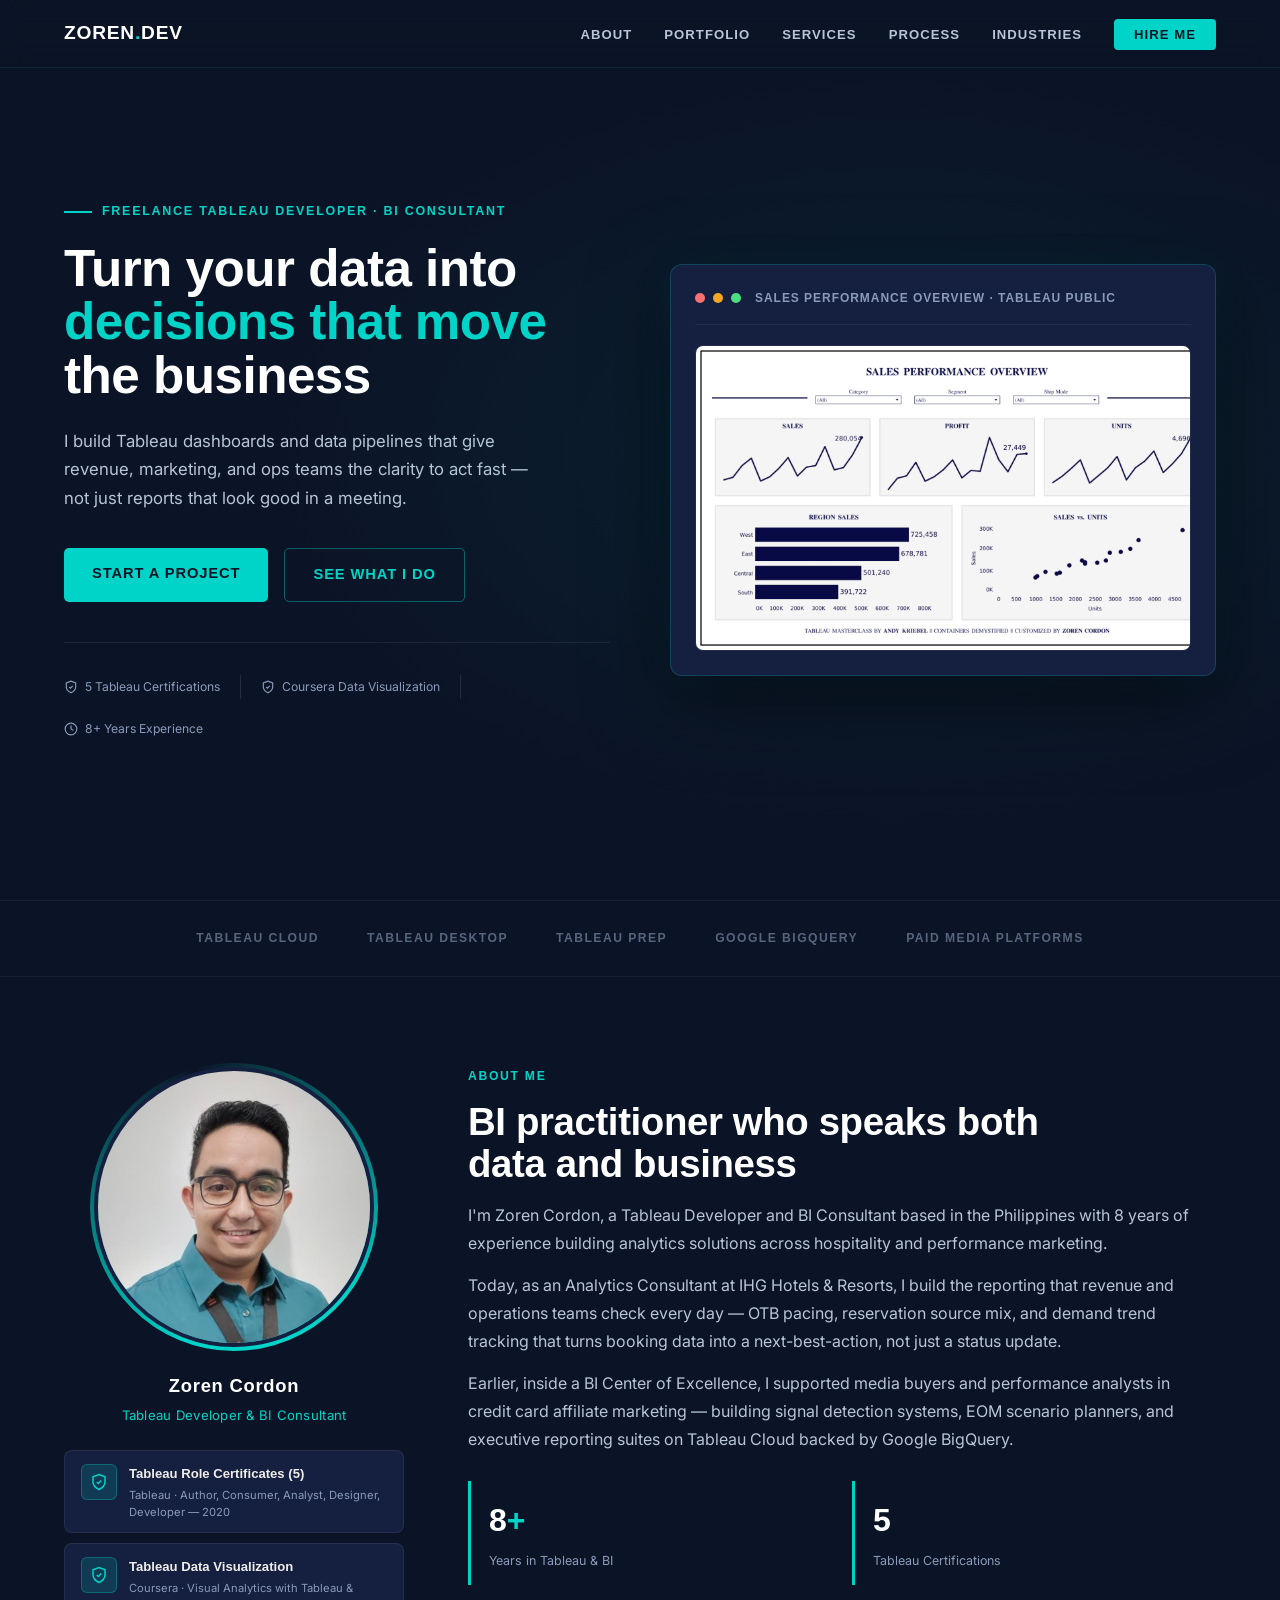
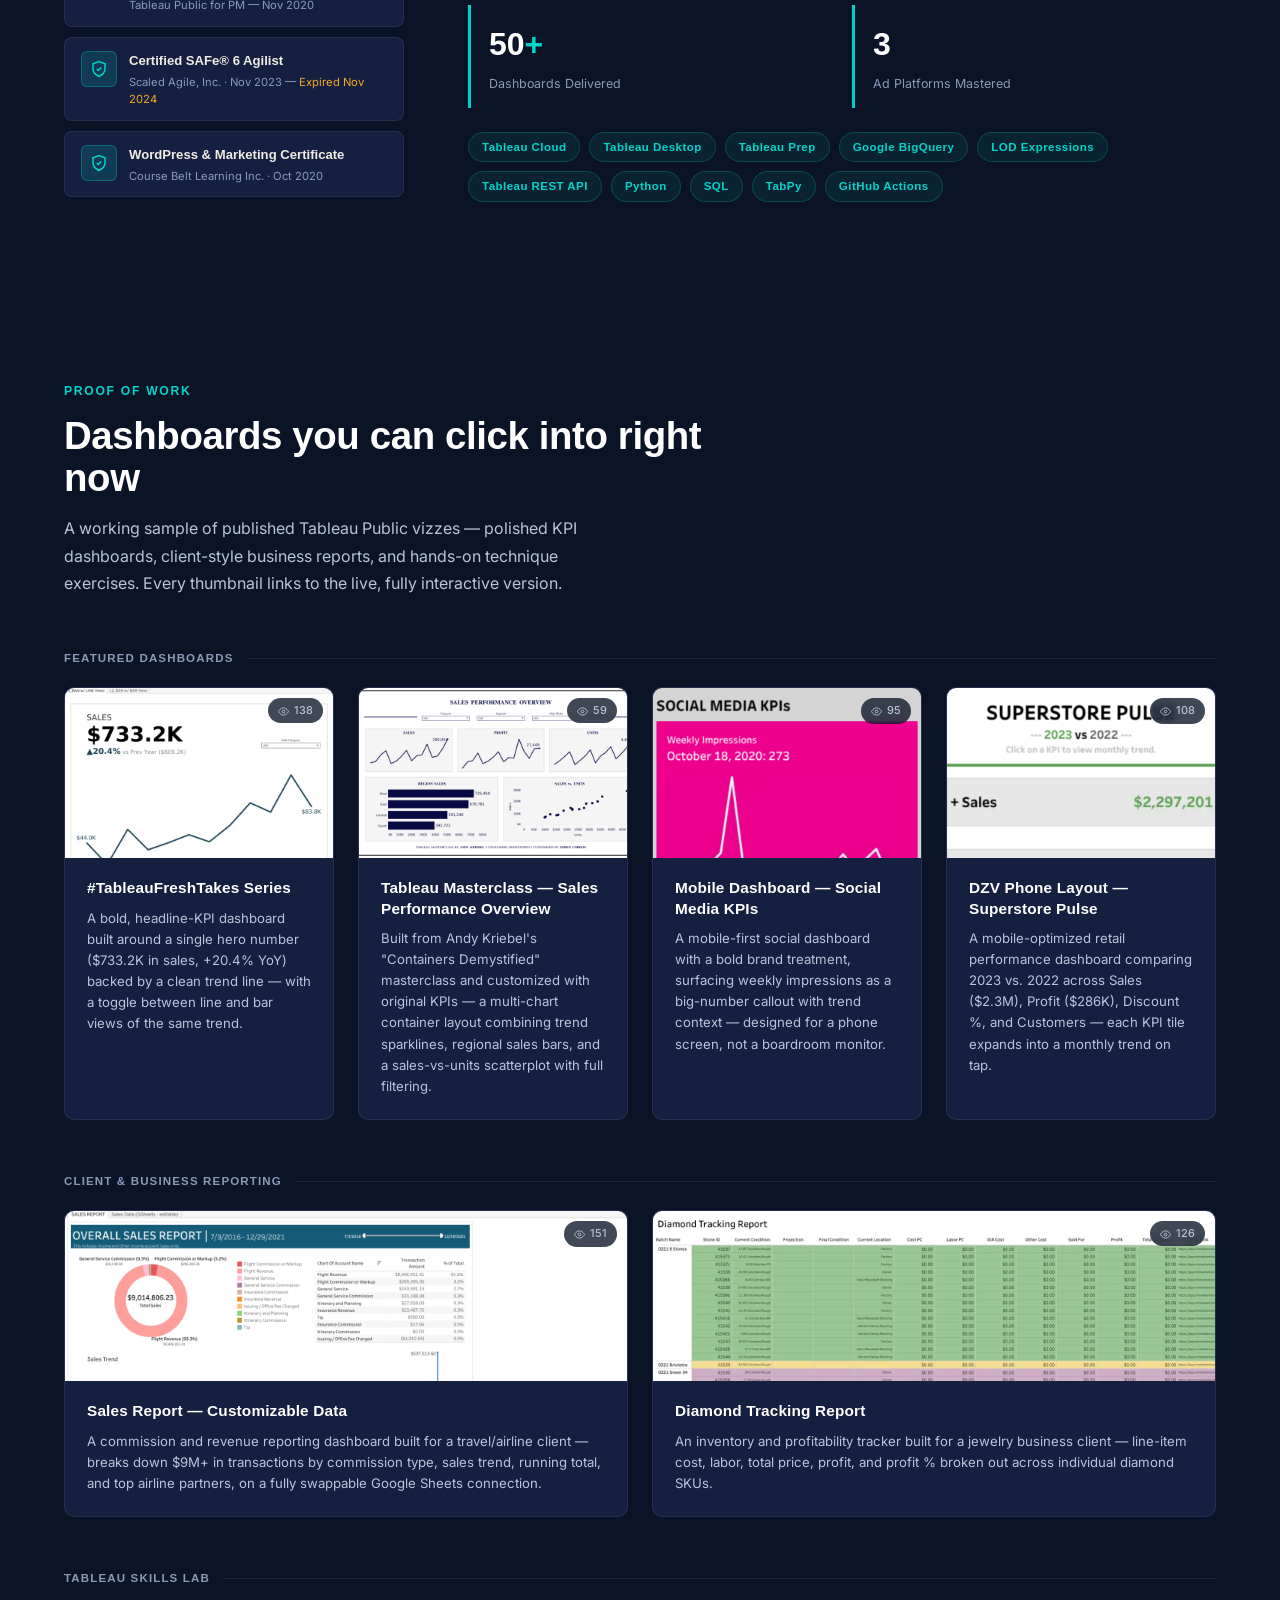
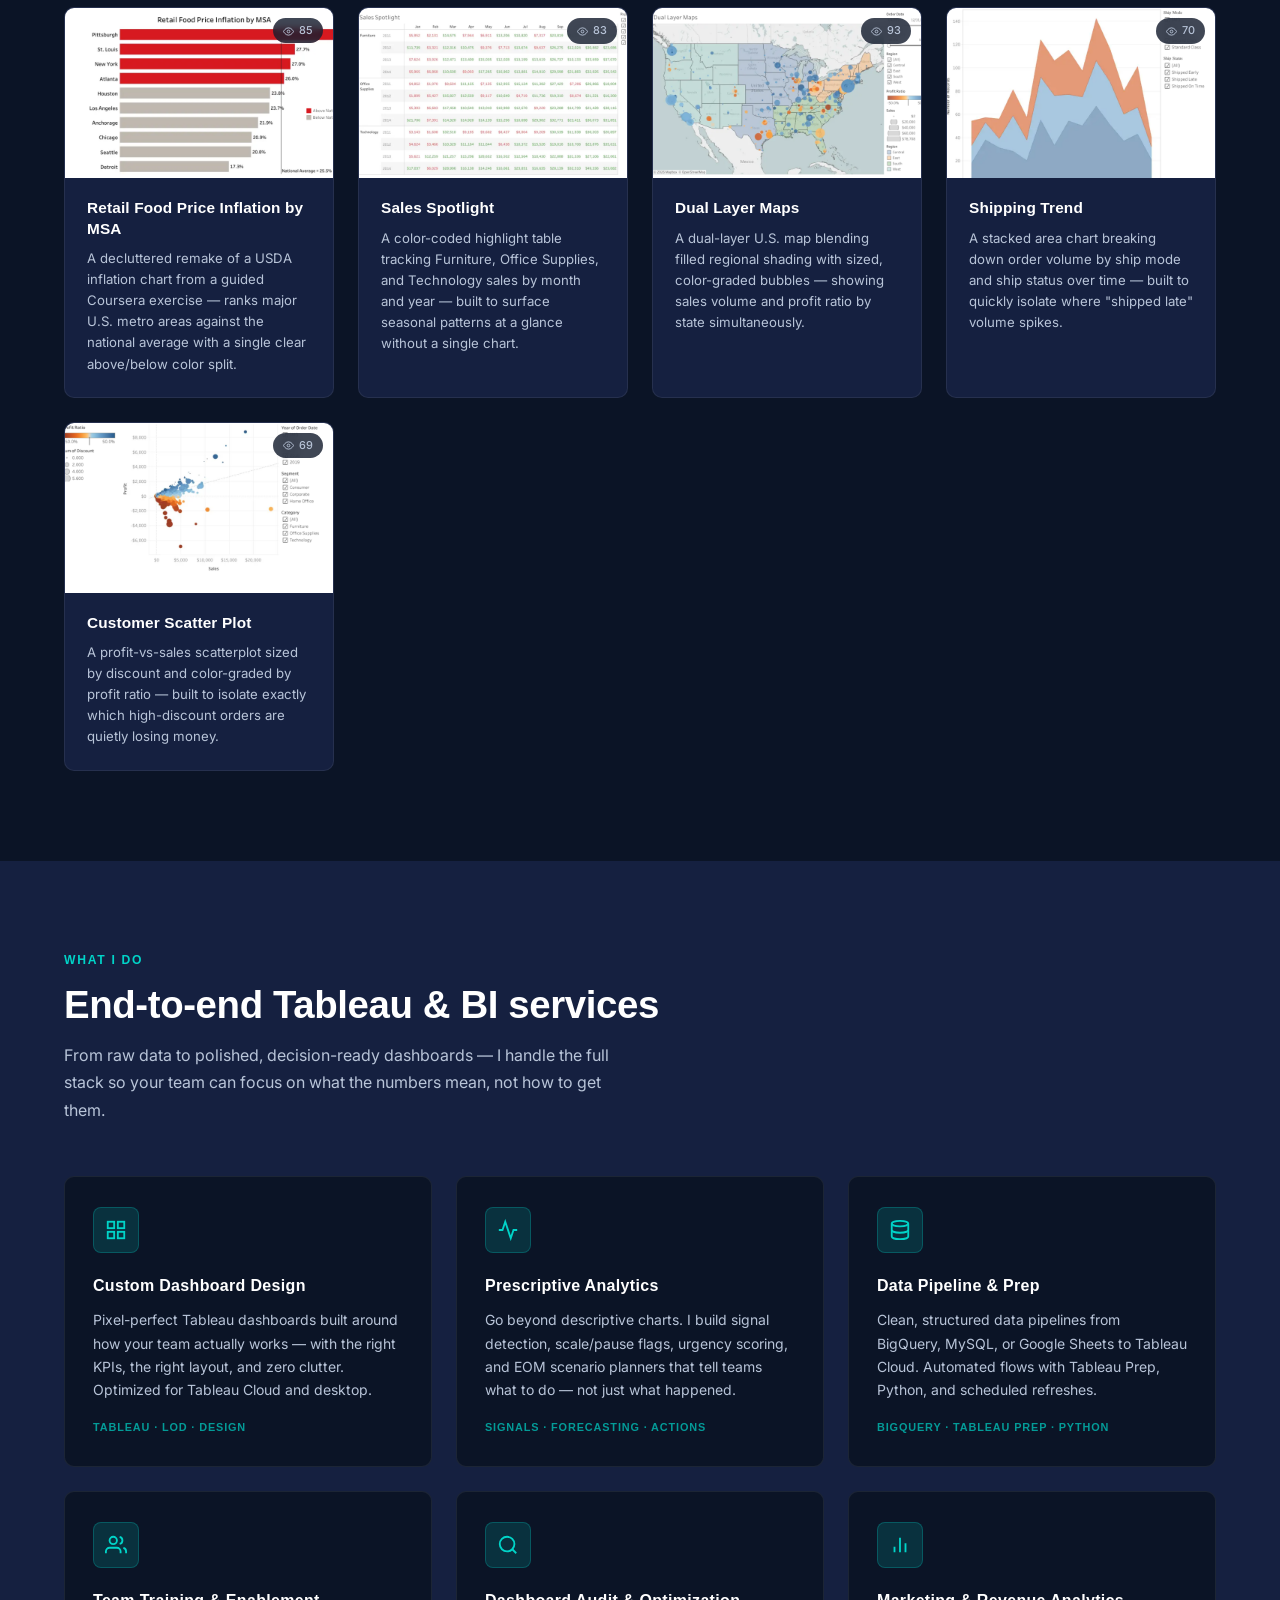
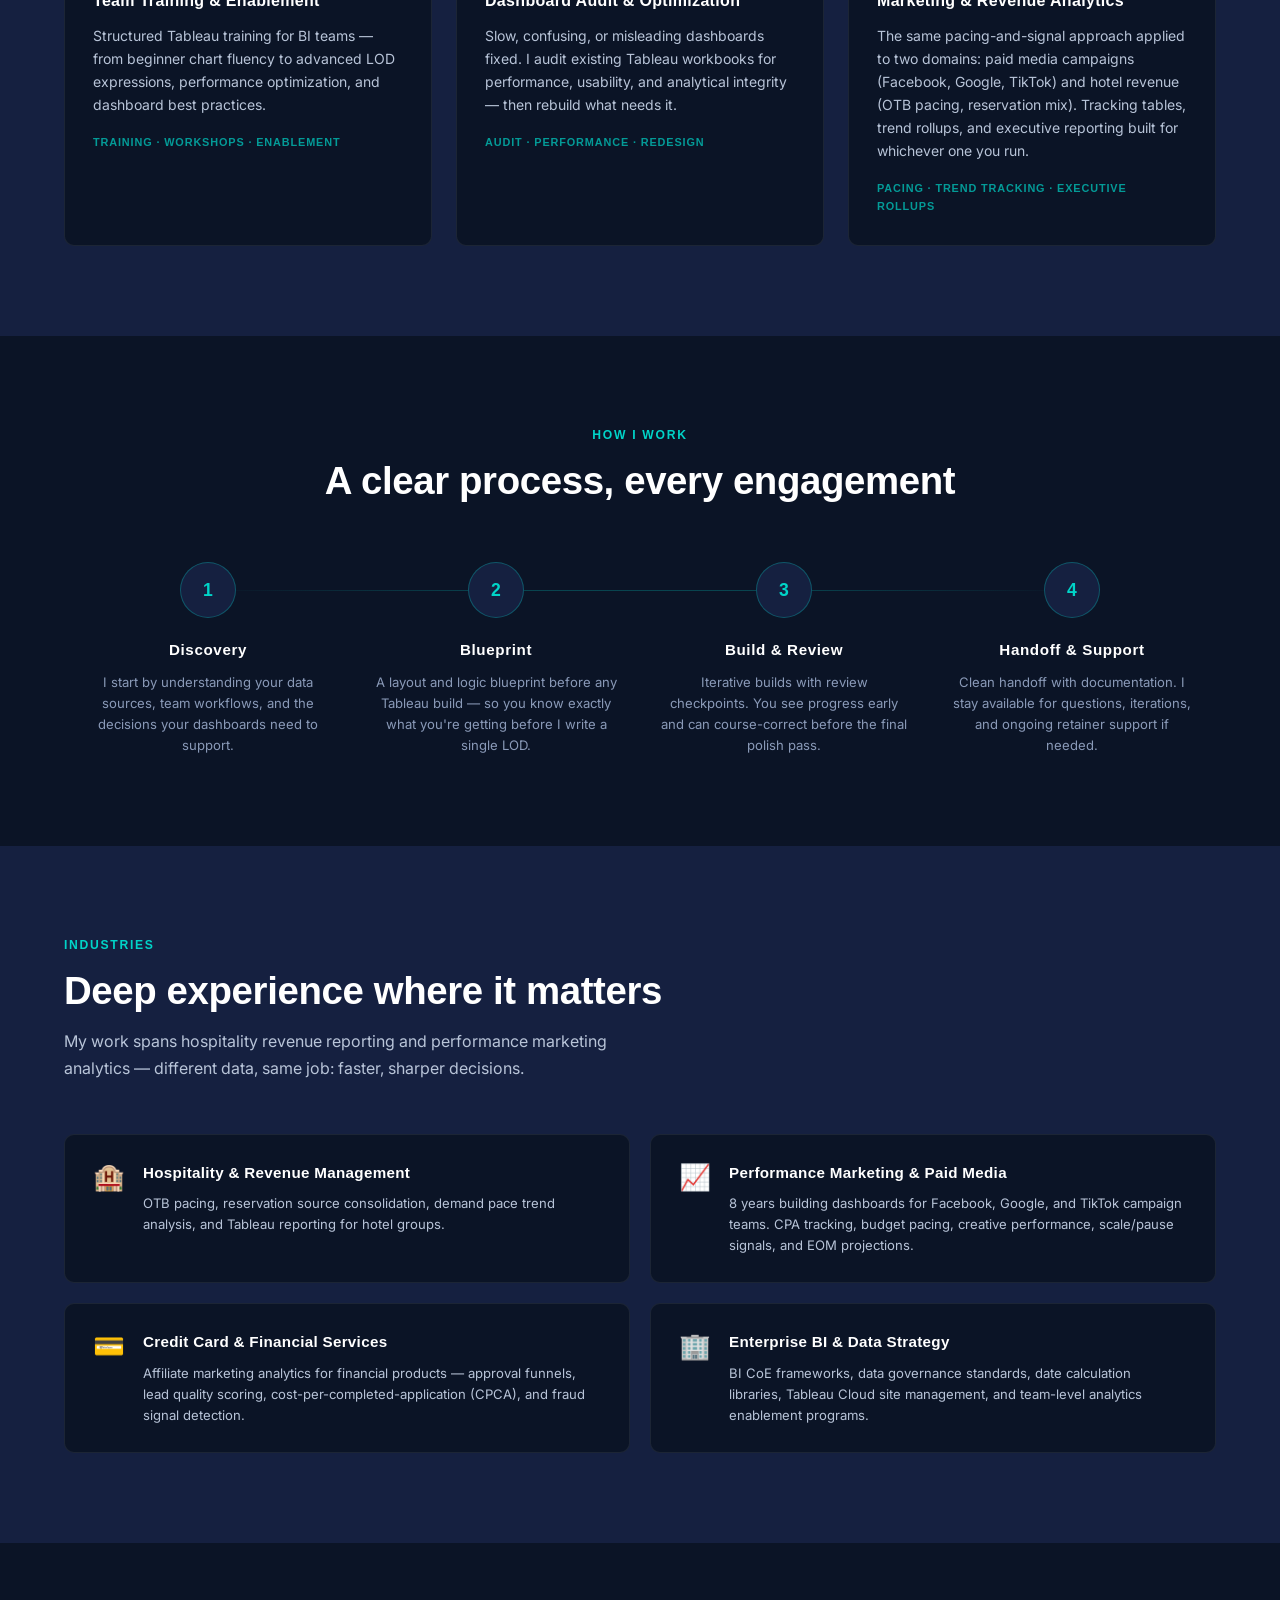
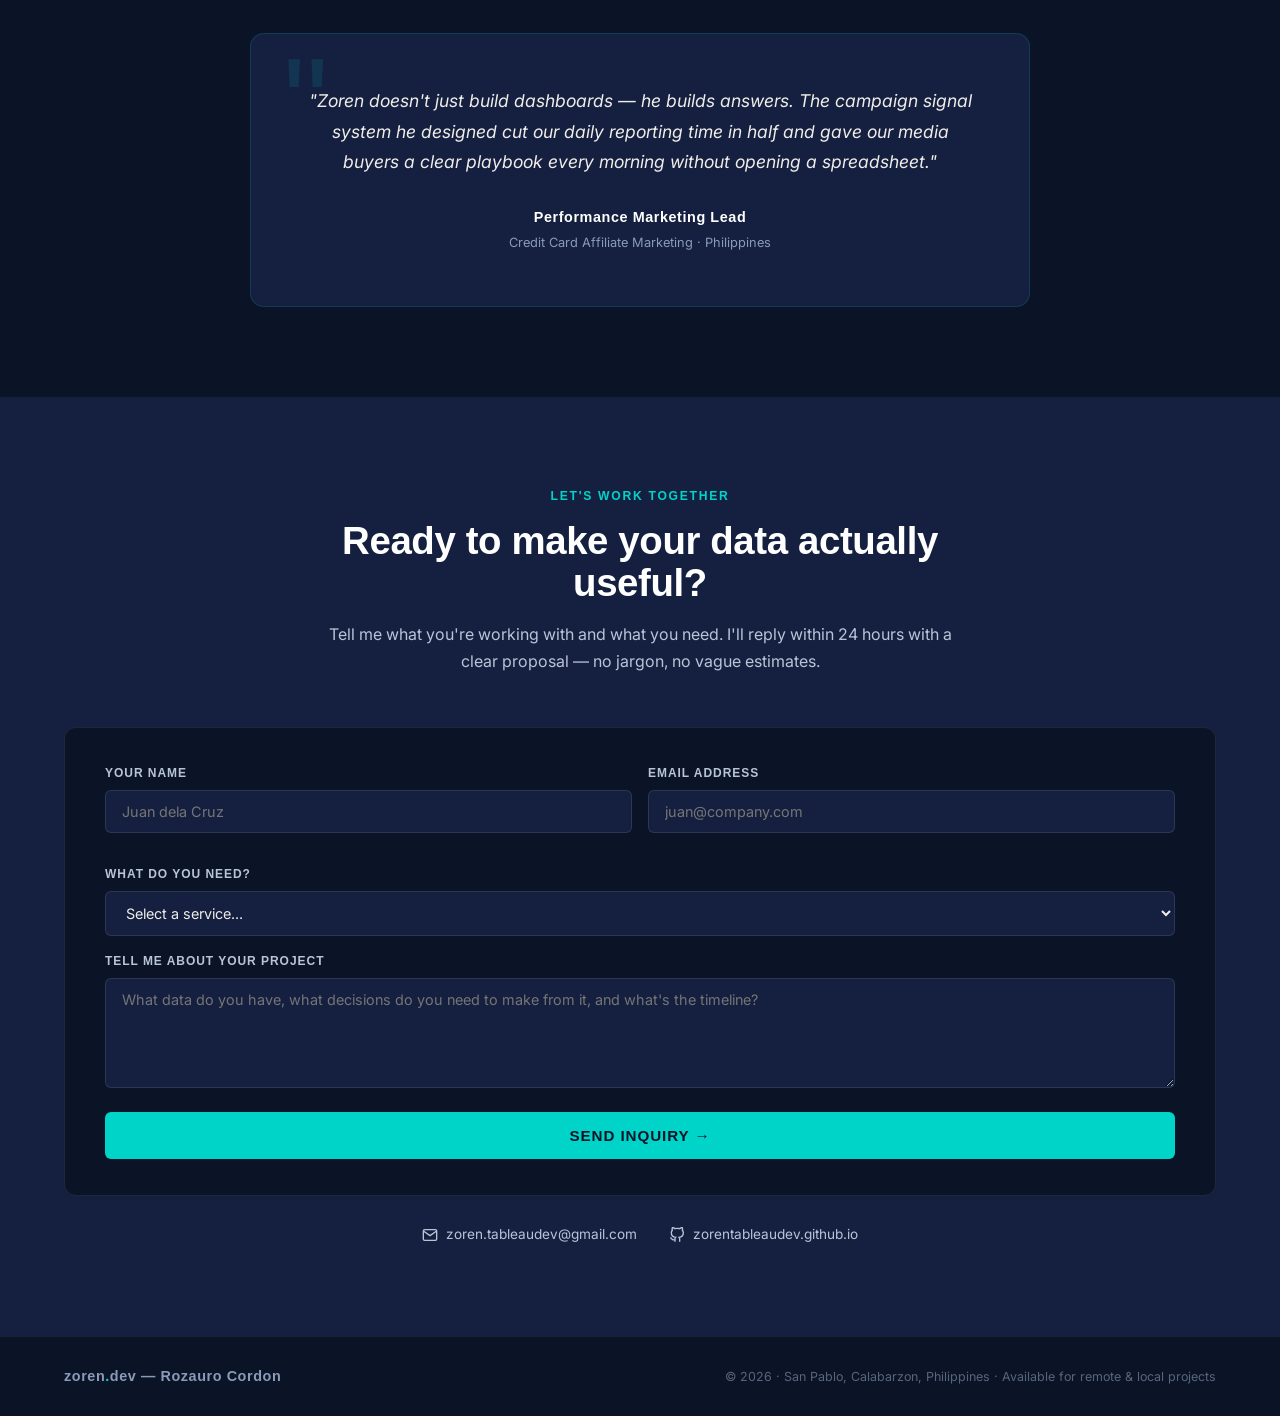
<file: index.html>
<!DOCTYPE html>
<html lang="en">
<head>
  <meta charset="UTF-8" />
  <meta name="viewport" content="width=device-width, initial-scale=1.0" />
  <title>Zoren Cordon — Tableau Developer & BI Consultant</title>
  <link rel="preconnect" href="https://fonts.googleapis.com" />
  <link rel="preconnect" href="https://fonts.gstatic.com" crossorigin />
  <link href="https://fonts.googleapis.com/css2?family=Inter:wght@300;400;500;600&display=swap" rel="stylesheet" />
  <style>
    *, *::before, *::after { box-sizing: border-box; margin: 0; padding: 0; }

    :root {
      --navy: #0B1426;
      --navy-mid: #152040;
      --navy-light: #1E2D50;
      --teal: #00D4C8;
      --teal-dim: #00B8AD;
      --teal-glow: rgba(0, 212, 200, 0.15);
      --amber: #F5A623;
      --off-white: #F0EDE8;
      --slate: #8A9AB8;
      --slate-light: #B8C4D8;
      --white: #FFFFFF;
    }

    html { scroll-behavior: smooth; }

    body {
      font-family: 'Bahnschrift', 'DIN Alternate', 'Inter', sans-serif;
      background: var(--navy);
      color: var(--off-white);
      line-height: 1.6;
      overflow-x: hidden;
    }

    /* Utility: use Inter only for body text, Bahnschrift SemiCondensed for headings/display */
    .body-font { font-family: 'Inter', sans-serif; }

    /* ── NAV ── */
    nav {
      position: fixed; top: 0; left: 0; right: 0; z-index: 100;
      padding: 18px 5%;
      display: flex; justify-content: space-between; align-items: center;
      background: rgba(11, 20, 38, 0.85);
      backdrop-filter: blur(12px);
      border-bottom: 1px solid rgba(0, 212, 200, 0.1);
    }
    .nav-logo {
      font-family: 'Bahnschrift', 'DIN Alternate', sans-serif;
      font-variation-settings: "wdth" 75;
      font-weight: 700;
      font-size: 1.2rem;
      color: var(--white);
      letter-spacing: 0.04em;
      text-transform: uppercase;
    }
    .nav-logo span { color: var(--teal); }
    .nav-links { display: flex; gap: 32px; list-style: none; }
    .nav-links a {
      font-family: 'Bahnschrift', 'DIN Alternate', sans-serif;
      font-size: 0.82rem;
      font-weight: 600;
      color: var(--slate-light);
      text-decoration: none;
      letter-spacing: 0.08em;
      text-transform: uppercase;
      transition: color 0.2s;
    }
    .nav-links a:hover { color: var(--teal); }
    .nav-cta {
      background: var(--teal);
      color: var(--navy) !important;
      padding: 8px 20px;
      border-radius: 4px;
      transition: background 0.2s !important;
    }
    .nav-cta:hover { background: var(--teal-dim) !important; color: var(--navy) !important; }

    /* ── HERO ── */
    .hero {
      min-height: 100vh;
      padding: 120px 5% 80px;
      display: grid;
      grid-template-columns: 1fr 1fr;
      gap: 60px;
      align-items: center;
      position: relative;
      overflow: hidden;
    }
    .hero::before {
      content: '';
      position: absolute; inset: 0;
      background: radial-gradient(ellipse 70% 60% at 70% 50%, rgba(0, 212, 200, 0.07) 0%, transparent 70%);
      pointer-events: none;
    }

    .hero-eyebrow {
      font-family: 'Bahnschrift', 'DIN Alternate', sans-serif;
      font-size: 0.78rem;
      font-weight: 600;
      letter-spacing: 0.14em;
      text-transform: uppercase;
      color: var(--teal);
      margin-bottom: 20px;
      display: flex; align-items: center; gap: 10px;
    }
    .hero-eyebrow::before {
      content: '';
      display: block; width: 28px; height: 2px;
      background: var(--teal);
    }

    .hero-headline {
      font-family: 'Bahnschrift', 'DIN Alternate', sans-serif;
      font-variation-settings: "wdth" 75;
      font-size: clamp(2.4rem, 4vw, 3.8rem);
      font-weight: 700;
      line-height: 1.05;
      color: var(--white);
      margin-bottom: 24px;
      letter-spacing: -0.01em;
    }
    .hero-headline em {
      font-style: normal;
      color: var(--teal);
    }

    .hero-sub {
      font-family: 'Inter', sans-serif;
      font-size: 1.05rem;
      color: var(--slate-light);
      max-width: 480px;
      margin-bottom: 36px;
      line-height: 1.7;
    }

    .hero-actions { display: flex; gap: 16px; flex-wrap: wrap; }

    .btn-primary {
      background: var(--teal);
      color: var(--navy);
      font-family: 'Bahnschrift', 'DIN Alternate', sans-serif;
      font-weight: 700;
      font-size: 0.92rem;
      letter-spacing: 0.06em;
      text-transform: uppercase;
      padding: 14px 28px;
      border-radius: 5px;
      text-decoration: none;
      transition: background 0.2s, transform 0.15s;
      display: inline-block;
    }
    .btn-primary:hover { background: var(--teal-dim); transform: translateY(-2px); }

    .btn-ghost {
      border: 1.5px solid rgba(0, 212, 200, 0.4);
      color: var(--teal);
      font-family: 'Bahnschrift', 'DIN Alternate', sans-serif;
      font-weight: 600;
      font-size: 0.92rem;
      letter-spacing: 0.06em;
      text-transform: uppercase;
      padding: 14px 28px;
      border-radius: 5px;
      text-decoration: none;
      transition: border-color 0.2s, background 0.2s;
      display: inline-block;
    }
    .btn-ghost:hover { border-color: var(--teal); background: var(--teal-glow); }

    .hero-trust {
      display: flex; align-items: center; gap: 20px;
      margin-top: 40px; padding-top: 32px;
      border-top: 1px solid rgba(255,255,255,0.07);
      flex-wrap: wrap;
    }
    .trust-badge {
      font-family: 'Inter', sans-serif;
      font-size: 0.76rem;
      color: var(--slate);
      display: flex; align-items: center; gap: 7px;
    }
    .trust-sep { width: 1px; height: 24px; background: rgba(255,255,255,0.1); }

    /* ── DASHBOARD MOCKUP ── */
    .dashboard-mock {
      display: block;
      background: var(--navy-mid);
      border: 1px solid rgba(0, 212, 200, 0.2);
      border-radius: 12px;
      padding: 24px;
      box-shadow: 0 24px 80px rgba(0, 0, 0, 0.5), 0 0 40px rgba(0, 212, 200, 0.06);
      position: relative;
      text-decoration: none;
      transition: border-color 0.25s, transform 0.2s;
    }
    .dashboard-mock:hover { border-color: rgba(0, 212, 200, 0.4); transform: translateY(-2px); }
    .db-titlebar {
      display: flex; align-items: center; gap: 8px;
      margin-bottom: 20px; padding-bottom: 16px;
      border-bottom: 1px solid rgba(255,255,255,0.06);
    }
    .db-dot { width: 10px; height: 10px; border-radius: 50%; }
    .db-title {
      font-family: 'Bahnschrift', 'DIN Alternate', sans-serif;
      font-size: 0.75rem;
      font-weight: 600;
      color: var(--slate);
      letter-spacing: 0.08em;
      text-transform: uppercase;
      margin-left: 6px;
    }
    .db-shot-wrap {
      position: relative;
      border-radius: 8px;
      overflow: hidden;
      border: 1px solid rgba(255,255,255,0.06);
    }
    .db-shot-wrap img { width: 100%; display: block; }
    .db-shot-overlay {
      position: absolute; inset: 0;
      background: linear-gradient(180deg, transparent 55%, rgba(11,20,38,0.94) 100%);
      display: flex; align-items: flex-end; justify-content: flex-end;
      padding: 14px 16px;
      opacity: 0; transition: opacity 0.25s;
    }
    .dashboard-mock:hover .db-shot-overlay { opacity: 1; }
    .db-shot-link {
      font-family: 'Bahnschrift', 'DIN Alternate', sans-serif;
      font-size: 0.7rem; font-weight: 700;
      letter-spacing: 0.06em; text-transform: uppercase;
      color: var(--teal);
    }

    /* ── TRUST BAR ── */
    .trust-bar {
      padding: 28px 5%;
      border-top: 1px solid rgba(255,255,255,0.05);
      border-bottom: 1px solid rgba(255,255,255,0.05);
      display: flex; align-items: center; justify-content: center; gap: 48px;
      flex-wrap: wrap;
    }
    .trust-item {
      font-family: 'Bahnschrift', 'DIN Alternate', sans-serif;
      font-size: 0.76rem;
      font-weight: 700;
      letter-spacing: 0.12em;
      text-transform: uppercase;
      color: var(--slate);
      opacity: 0.6;
    }

    /* ── SECTION COMMONS ── */
    section { padding: 90px 5%; }

    .section-eyebrow {
      font-family: 'Bahnschrift', 'DIN Alternate', sans-serif;
      font-size: 0.76rem;
      font-weight: 600;
      letter-spacing: 0.14em;
      text-transform: uppercase;
      color: var(--teal);
      margin-bottom: 14px;
    }
    .section-heading {
      font-family: 'Bahnschrift', 'DIN Alternate', sans-serif;
      font-variation-settings: "wdth" 75;
      font-size: clamp(1.8rem, 3vw, 2.7rem);
      font-weight: 700;
      color: var(--white);
      line-height: 1.1;
      max-width: 640px;
      margin-bottom: 16px;
      letter-spacing: -0.01em;
    }
    .section-sub {
      font-family: 'Inter', sans-serif;
      color: var(--slate-light);
      max-width: 560px;
      font-size: 1rem;
      margin-bottom: 52px;
      line-height: 1.7;
    }

    /* ── ABOUT ── */
    .about-grid {
      display: grid;
      grid-template-columns: 340px 1fr;
      gap: 64px;
      align-items: start;
    }

    /* Photo column */
    .about-photo-col { display: flex; flex-direction: column; align-items: center; gap: 24px; }

    .photo-frame {
      position: relative;
      width: 280px;
      height: 280px;
      flex-shrink: 0;
    }
    .photo-frame::before {
      content: '';
      position: absolute;
      inset: -4px;
      border-radius: 50%;
      background: conic-gradient(from 200deg, var(--teal), transparent 40%, var(--teal) 80%);
      z-index: 0;
      animation: rotateBorder 6s linear infinite;
    }
    @keyframes rotateBorder {
      to { transform: rotate(360deg); }
    }
    .photo-frame img {
      position: relative; z-index: 1;
      width: 100%; height: 100%;
      border-radius: 50%;
      object-fit: cover;
      object-position: center top;
      border: 4px solid var(--navy-mid);
    }

    .photo-name {
      font-family: 'Bahnschrift', 'DIN Alternate', sans-serif;
      font-weight: 700;
      font-size: 1.15rem;
      color: var(--white);
      text-align: center;
      letter-spacing: 0.04em;
    }
    .photo-title {
      font-family: 'Inter', sans-serif;
      font-size: 0.82rem;
      color: var(--teal);
      text-align: center;
      margin-top: 4px;
      letter-spacing: 0.02em;
    }

    .cert-badges { display: flex; flex-direction: column; gap: 10px; width: 100%; }
    .cert-badge {
      display: flex; align-items: flex-start; gap: 12px;
      background: var(--navy-mid);
      border: 1px solid rgba(255,255,255,0.07);
      border-radius: 8px;
      padding: 12px 16px;
    }
    .cert-icon {
      width: 36px; height: 36px; border-radius: 6px;
      background: var(--teal-glow);
      border: 1px solid rgba(0,212,200,0.3);
      display: flex; align-items: center; justify-content: center;
      flex-shrink: 0;
      margin-top: 1px;
    }
    .cert-text {
      font-family: 'Bahnschrift', 'DIN Alternate', sans-serif;
      font-size: 0.82rem;
      color: var(--off-white);
      font-weight: 600;
    }
    .cert-sub {
      font-family: 'Inter', sans-serif;
      font-size: 0.7rem;
      color: var(--slate);
      margin-top: 3px;
      line-height: 1.5;
    }
    .cert-expired {
      color: var(--amber);
    }

    /* About right column */
    .about-about-stats {
      display: grid; grid-template-columns: 1fr 1fr; gap: 20px;
      margin-top: 28px;
    }
    .stat-card {
      border-left: 3px solid var(--teal);
      padding: 14px 18px;
    }
    .stat-num {
      font-family: 'Bahnschrift', 'DIN Alternate', sans-serif;
      font-size: 2rem;
      font-weight: 700;
      color: var(--white);
    }
    .stat-num span { color: var(--teal); }
    .stat-label {
      font-family: 'Inter', sans-serif;
      font-size: 0.78rem;
      color: var(--slate);
      margin-top: 4px;
    }

    .stack-pills { display: flex; flex-wrap: wrap; gap: 9px; margin-top: 24px; }
    .pill {
      font-family: 'Bahnschrift', 'DIN Alternate', sans-serif;
      font-size: 0.72rem;
      font-weight: 600;
      letter-spacing: 0.04em;
      padding: 5px 13px;
      border-radius: 20px;
      background: rgba(0, 212, 200, 0.08);
      border: 1px solid rgba(0, 212, 200, 0.2);
      color: var(--teal);
    }

    /* ── PORTFOLIO ── */
    .portfolio-group { margin-bottom: 52px; }
    .portfolio-group:last-child { margin-bottom: 0; }
    .portfolio-group-label {
      font-family: 'Bahnschrift', 'DIN Alternate', sans-serif;
      font-size: 0.72rem;
      font-weight: 700;
      letter-spacing: 0.1em;
      text-transform: uppercase;
      color: var(--slate);
      margin-bottom: 20px;
      display: flex; align-items: center; gap: 14px;
    }
    .portfolio-group-label::after {
      content: '';
      flex: 1; height: 1px;
      background: rgba(255,255,255,0.08);
    }
    .portfolio-grid { display: grid; grid-template-columns: repeat(auto-fit, minmax(270px, 1fr)); gap: 24px; }
    .portfolio-card {
      background: var(--navy-mid);
      border: 1px solid rgba(255,255,255,0.07);
      border-radius: 10px;
      overflow: hidden;
      text-decoration: none;
      display: block;
      transition: border-color 0.25s, transform 0.2s;
    }
    .portfolio-card:hover { border-color: rgba(0, 212, 200, 0.35); transform: translateY(-4px); }
    .portfolio-thumb-wrap { position: relative; width: 100%; height: 170px; overflow: hidden; background: var(--navy-light); }
    .portfolio-thumb-wrap img {
      width: 100%; height: 100%;
      object-fit: cover; object-position: top center;
      display: block;
      transition: transform 0.35s;
    }
    .portfolio-card:hover .portfolio-thumb-wrap img { transform: scale(1.05); }
    .portfolio-overlay {
      position: absolute; inset: 0;
      background: linear-gradient(180deg, transparent 45%, rgba(11,20,38,0.94) 100%);
      display: flex; align-items: flex-end; justify-content: flex-end;
      padding: 12px 14px;
      opacity: 0; transition: opacity 0.25s;
    }
    .portfolio-card:hover .portfolio-overlay { opacity: 1; }
    .portfolio-view-link {
      font-family: 'Bahnschrift', 'DIN Alternate', sans-serif;
      font-size: 0.68rem; font-weight: 700;
      letter-spacing: 0.06em; text-transform: uppercase;
      color: var(--teal);
      display: flex; align-items: center; gap: 5px;
    }
    .portfolio-views {
      position: absolute; top: 10px; right: 10px;
      background: rgba(11,20,38,0.78);
      backdrop-filter: blur(4px);
      color: var(--slate-light);
      font-family: 'Inter', sans-serif;
      font-size: 0.68rem; font-weight: 500;
      padding: 4px 10px; border-radius: 20px;
      display: flex; align-items: center; gap: 5px;
    }
    .portfolio-body { padding: 20px 22px 22px; }
    .portfolio-title {
      font-family: 'Bahnschrift', 'DIN Alternate', sans-serif;
      font-weight: 700; font-size: 0.96rem;
      color: var(--white); margin-bottom: 9px;
      letter-spacing: 0.01em; line-height: 1.32;
    }
    .portfolio-desc {
      font-family: 'Inter', sans-serif;
      font-size: 0.825rem; color: var(--slate-light);
      line-height: 1.6;
    }

    /* ── SERVICES ── */
    #services { background: var(--navy-mid); }
    .services-grid { display: grid; grid-template-columns: repeat(3, 1fr); gap: 24px; }
    .service-card {
      background: var(--navy);
      border: 1px solid rgba(255,255,255,0.07);
      border-radius: 10px;
      padding: 30px 28px;
      transition: border-color 0.25s, transform 0.2s;
      position: relative; overflow: hidden;
    }
    .service-card::after {
      content: '';
      position: absolute; top: 0; left: 0; right: 0; height: 3px;
      background: linear-gradient(90deg, var(--teal), transparent);
      opacity: 0;
      transition: opacity 0.25s;
    }
    .service-card:hover { border-color: rgba(0, 212, 200, 0.3); transform: translateY(-4px); }
    .service-card:hover::after { opacity: 1; }

    .service-icon {
      width: 46px; height: 46px;
      background: var(--teal-glow);
      border: 1px solid rgba(0,212,200,0.25);
      border-radius: 8px;
      display: flex; align-items: center; justify-content: center;
      margin-bottom: 20px;
    }
    .service-title {
      font-family: 'Bahnschrift', 'DIN Alternate', sans-serif;
      font-weight: 700;
      font-size: 1rem;
      color: var(--white);
      margin-bottom: 10px;
      letter-spacing: 0.02em;
    }
    .service-desc {
      font-family: 'Inter', sans-serif;
      font-size: 0.875rem;
      color: var(--slate-light);
      line-height: 1.65;
    }
    .service-tag {
      font-family: 'Bahnschrift', 'DIN Alternate', sans-serif;
      margin-top: 18px;
      font-size: 0.68rem;
      font-weight: 600;
      letter-spacing: 0.08em;
      text-transform: uppercase;
      color: var(--teal);
      opacity: 0.7;
    }

    /* ── PROCESS ── */
    .process-steps { display: grid; grid-template-columns: repeat(4, 1fr); gap: 0; position: relative; }
    .process-steps::before {
      content: '';
      position: absolute;
      top: 28px; left: 12.5%; right: 12.5%;
      height: 1px;
      background: linear-gradient(90deg, transparent, var(--teal), var(--teal), transparent);
      opacity: 0.25;
    }
    .process-step { padding: 0 20px; text-align: center; }
    .step-num {
      width: 56px; height: 56px;
      border-radius: 50%;
      background: var(--navy-mid);
      border: 1.5px solid rgba(0,212,200,0.3);
      display: flex; align-items: center; justify-content: center;
      margin: 0 auto 20px;
      font-family: 'Bahnschrift', 'DIN Alternate', sans-serif;
      font-weight: 800;
      font-size: 1.1rem;
      color: var(--teal);
      position: relative; z-index: 1;
    }
    .step-title {
      font-family: 'Bahnschrift', 'DIN Alternate', sans-serif;
      font-weight: 700;
      font-size: 0.95rem;
      color: var(--white);
      margin-bottom: 10px;
      letter-spacing: 0.04em;
    }
    .step-desc {
      font-family: 'Inter', sans-serif;
      font-size: 0.82rem;
      color: var(--slate);
      line-height: 1.6;
    }

    /* ── INDUSTRIES ── */
    #industries { background: var(--navy-mid); }
    .industries-grid { display: grid; grid-template-columns: repeat(2, 1fr); gap: 20px; }
    .industry-card {
      background: var(--navy);
      border: 1px solid rgba(255,255,255,0.07);
      border-radius: 10px;
      padding: 26px 28px;
      display: flex; gap: 18px; align-items: flex-start;
    }
    .ind-icon { font-size: 1.6rem; flex-shrink: 0; line-height: 1; margin-top: 3px; }
    .ind-title {
      font-family: 'Bahnschrift', 'DIN Alternate', sans-serif;
      font-weight: 700;
      font-size: 0.95rem;
      color: var(--white);
      margin-bottom: 8px;
      letter-spacing: 0.02em;
    }
    .ind-desc {
      font-family: 'Inter', sans-serif;
      font-size: 0.82rem;
      color: var(--slate-light);
      line-height: 1.6;
    }

    /* ── TESTIMONIAL ── */
    .testimonial-block {
      background: var(--navy-mid);
      border: 1px solid rgba(0,212,200,0.15);
      border-radius: 14px;
      padding: 52px 56px;
      text-align: center;
      max-width: 780px; margin: 0 auto;
      position: relative;
    }
    .testimonial-block::before {
      content: '"';
      font-family: 'Bahnschrift', 'DIN Alternate', sans-serif;
      font-size: 8rem;
      line-height: 0.7;
      color: var(--teal);
      opacity: 0.12;
      position: absolute; top: 24px; left: 32px;
    }
    .testimonial-text {
      font-family: 'Inter', sans-serif;
      font-size: 1.1rem;
      line-height: 1.75;
      color: var(--off-white);
      font-style: italic;
      margin-bottom: 28px;
    }
    .testimonial-author {
      font-family: 'Bahnschrift', 'DIN Alternate', sans-serif;
      font-weight: 700;
      font-size: 0.9rem;
      color: var(--white);
      letter-spacing: 0.04em;
    }
    .testimonial-role {
      font-family: 'Inter', sans-serif;
      font-size: 0.8rem;
      color: var(--slate);
      margin-top: 4px;
    }

    /* ── CTA / CONTACT ── */
    #contact { background: var(--navy-mid); text-align: center; }
    .cta-block { max-width: 640px; margin: 0 auto; }
    .cta-block .section-heading, .cta-block .section-sub { max-width: 100%; text-align: center; margin-left: auto; margin-right: auto; }

    .contact-form {
      background: var(--navy);
      border: 1px solid rgba(255,255,255,0.08);
      border-radius: 12px;
      padding: 36px 40px;
      margin-top: 40px;
      text-align: left;
    }
    .form-row { display: grid; grid-template-columns: 1fr 1fr; gap: 16px; margin-bottom: 16px; }
    .form-group { display: flex; flex-direction: column; gap: 7px; margin-bottom: 16px; }
    .form-label {
      font-family: 'Bahnschrift', 'DIN Alternate', sans-serif;
      font-size: 0.75rem;
      font-weight: 600;
      color: var(--slate-light);
      letter-spacing: 0.08em;
      text-transform: uppercase;
    }
    .form-input, .form-textarea, .form-select {
      background: var(--navy-mid);
      border: 1px solid rgba(255,255,255,0.1);
      border-radius: 6px;
      padding: 12px 16px;
      color: var(--off-white);
      font-family: 'Inter', sans-serif;
      font-size: 0.9rem;
      outline: none;
      transition: border-color 0.2s;
      width: 100%;
    }
    .form-input:focus, .form-textarea:focus, .form-select:focus { border-color: var(--teal); }
    .form-select { cursor: pointer; }
    option { background: var(--navy-mid); }
    .form-textarea { resize: vertical; min-height: 110px; }
    .form-submit {
      width: 100%;
      background: var(--teal);
      color: var(--navy);
      font-family: 'Bahnschrift', 'DIN Alternate', sans-serif;
      font-weight: 700;
      font-size: 0.95rem;
      letter-spacing: 0.06em;
      text-transform: uppercase;
      padding: 15px;
      border: none;
      border-radius: 6px;
      cursor: pointer;
      transition: background 0.2s, transform 0.15s;
      margin-top: 8px;
    }
    .form-submit:hover { background: var(--teal-dim); transform: translateY(-1px); }

    .contact-alternatives {
      display: flex; justify-content: center; gap: 32px;
      margin-top: 28px; flex-wrap: wrap;
    }
    .contact-alt-item {
      font-family: 'Inter', sans-serif;
      display: flex; align-items: center; gap: 8px;
      font-size: 0.85rem;
      color: var(--slate-light);
      text-decoration: none;
      transition: color 0.2s;
    }
    .contact-alt-item:hover { color: var(--teal); }

    /* ── FOOTER ── */
    footer {
      padding: 28px 5%;
      border-top: 1px solid rgba(255,255,255,0.06);
      display: flex; justify-content: space-between; align-items: center;
      flex-wrap: wrap; gap: 12px;
    }
    .footer-brand {
      font-family: 'Bahnschrift', 'DIN Alternate', sans-serif;
      font-weight: 700;
      font-size: 0.9rem;
      color: var(--slate);
      letter-spacing: 0.04em;
    }
    .footer-brand span { color: var(--teal); }
    .footer-copy {
      font-family: 'Inter', sans-serif;
      font-size: 0.78rem;
      color: var(--slate);
      opacity: 0.6;
    }

    /* ── SCROLL REVEAL ── */
    .reveal { opacity: 0; transform: translateY(28px); transition: opacity 0.6s ease, transform 0.6s ease; }
    .reveal.visible { opacity: 1; transform: none; }

    /* ── RESPONSIVE ── */
    @media (max-width: 1000px) {
      .about-grid { grid-template-columns: 1fr; gap: 48px; }
      .about-photo-col { flex-direction: row; flex-wrap: wrap; align-items: flex-start; }
      .photo-frame { width: 200px; height: 200px; }
    }
    @media (max-width: 900px) {
      .hero { grid-template-columns: 1fr; padding-top: 100px; }
      .dashboard-mock { display: none; }
      .services-grid { grid-template-columns: 1fr 1fr; }
      .process-steps { grid-template-columns: 1fr 1fr; gap: 32px; }
      .process-steps::before { display: none; }
      .industries-grid { grid-template-columns: 1fr; }
      .form-row { grid-template-columns: 1fr; }
      .nav-links { display: none; }
    }
    @media (max-width: 600px) {
      .services-grid { grid-template-columns: 1fr; }
      .contact-form { padding: 24px 20px; }
      .testimonial-block { padding: 36px 28px; }
    }
    @media (prefers-reduced-motion: reduce) {
      .reveal, .dashboard-mock, .btn-primary, .service-card, .photo-frame::before { transition: none; animation: none; }
    }
  </style>
</head>
<body>

<!-- ── NAV ── -->
<nav>
  <div class="nav-logo">zoren<span>.</span>dev</div>
  <ul class="nav-links">
    <li><a href="#about">About</a></li>
    <li><a href="#portfolio">Portfolio</a></li>
    <li><a href="#services">Services</a></li>
    <li><a href="#process">Process</a></li>
    <li><a href="#industries">Industries</a></li>
    <li><a href="#contact" class="nav-cta">Hire Me</a></li>
  </ul>
</nav>

<!-- ── HERO ── -->
<section class="hero" id="home">
  <div class="hero-content">
    <div class="hero-eyebrow">Freelance Tableau Developer · BI Consultant</div>
    <h1 class="hero-headline">
      Turn your data into<br /><em>decisions that move</em> the business
    </h1>
    <p class="hero-sub">
      I build Tableau dashboards and data pipelines that give revenue, marketing, and ops teams the clarity to act fast — not just reports that look good in a meeting.
    </p>
    <div class="hero-actions">
      <a href="#contact" class="btn-primary">Start a Project</a>
      <a href="#services" class="btn-ghost">See What I Do</a>
    </div>
    <div class="hero-trust">
      <div class="trust-badge">
        <svg width="14" height="14" viewBox="0 0 24 24" fill="none" stroke="currentColor" stroke-width="2"><path d="M12 22s8-4 8-10V5l-8-3-8 3v7c0 6 8 10 8 10z"/><path d="M9 12l2 2 4-4"/></svg>
        5 Tableau Certifications
      </div>
      <div class="trust-sep"></div>
      <div class="trust-badge">
        <svg width="14" height="14" viewBox="0 0 24 24" fill="none" stroke="currentColor" stroke-width="2"><path d="M12 22s8-4 8-10V5l-8-3-8 3v7c0 6 8 10 8 10z"/><path d="M9 12l2 2 4-4"/></svg>
        Coursera Data Visualization
      </div>
      <div class="trust-sep"></div>
      <div class="trust-badge">
        <svg width="14" height="14" viewBox="0 0 24 24" fill="none" stroke="currentColor" stroke-width="2"><circle cx="12" cy="12" r="10"/><path d="M12 6v6l4 2"/></svg>
        8+ Years Experience
      </div>
    </div>
  </div>

  <a class="dashboard-mock reveal" href="https://public.tableau.com/app/profile/zoren.cordon/viz/TableauMasterclassWorkingwithContainers/SALESPERFORMANCEOVERVIEW" target="_blank" rel="noopener noreferrer">
    <div class="db-titlebar">
      <div class="db-dot" style="background:#F87171"></div>
      <div class="db-dot" style="background:var(--amber)"></div>
      <div class="db-dot" style="background:#4ADE80"></div>
      <span class="db-title">Sales Performance Overview · Tableau Public</span>
    </div>
    <div class="db-shot-wrap">
      <img src="assets/dashboards/masterclass-containers.png" alt="Real Tableau Public dashboard: Sales Performance Overview" />
      <div class="db-shot-overlay"><span class="db-shot-link">View Live On Tableau Public ↗</span></div>
    </div>
  </a>
</section>

<!-- ── TRUST BAR ── -->
<div class="trust-bar">
  <span class="trust-item">Tableau Cloud</span>
  <span class="trust-item">Tableau Desktop</span>
  <span class="trust-item">Tableau Prep</span>
  <span class="trust-item">Google BigQuery</span>
  <span class="trust-item">Paid Media Platforms</span>
</div>

<!-- ── ABOUT ── -->
<section id="about">
  <div class="about-grid">
    <!-- LEFT: Photo + Certs -->
    <div class="about-photo-col reveal">
      <div class="photo-frame">
        <img src="[data-uri]" alt="Zoren Cordon — Tableau Developer" />
      </div>
      <div style="width:100%">
        <div class="photo-name">Zoren Cordon</div>
        <div class="photo-title">Tableau Developer & BI Consultant</div>
      </div>
      <div class="cert-badges">
        <div class="cert-badge">
          <div class="cert-icon">
            <svg width="18" height="18" viewBox="0 0 24 24" fill="none" stroke="#00D4C8" stroke-width="2"><path d="M12 22s8-4 8-10V5l-8-3-8 3v7c0 6 8 10 8 10z"/><path d="M9 12l2 2 4-4"/></svg>
          </div>
          <div>
            <div class="cert-text">Tableau Role Certificates (5)</div>
            <div class="cert-sub">Tableau · Author, Consumer, Analyst, Designer, Developer — 2020</div>
          </div>
        </div>
        <div class="cert-badge">
          <div class="cert-icon">
            <svg width="18" height="18" viewBox="0 0 24 24" fill="none" stroke="#00D4C8" stroke-width="2"><path d="M12 22s8-4 8-10V5l-8-3-8 3v7c0 6 8 10 8 10z"/><path d="M9 12l2 2 4-4"/></svg>
          </div>
          <div>
            <div class="cert-text">Tableau Data Visualization</div>
            <div class="cert-sub">Coursera · Visual Analytics with Tableau & Tableau Public for PM — Nov 2020</div>
          </div>
        </div>
        <div class="cert-badge">
          <div class="cert-icon">
            <svg width="18" height="18" viewBox="0 0 24 24" fill="none" stroke="#00D4C8" stroke-width="2"><path d="M12 22s8-4 8-10V5l-8-3-8 3v7c0 6 8 10 8 10z"/><path d="M9 12l2 2 4-4"/></svg>
          </div>
          <div>
            <div class="cert-text">Certified SAFe® 6 Agilist</div>
            <div class="cert-sub">Scaled Agile, Inc. · Nov 2023 — <span class="cert-expired">Expired Nov 2024</span></div>
          </div>
        </div>
        <div class="cert-badge">
          <div class="cert-icon">
            <svg width="18" height="18" viewBox="0 0 24 24" fill="none" stroke="#00D4C8" stroke-width="2"><path d="M12 22s8-4 8-10V5l-8-3-8 3v7c0 6 8 10 8 10z"/><path d="M9 12l2 2 4-4"/></svg>
          </div>
          <div>
            <div class="cert-text">WordPress & Marketing Certificate</div>
            <div class="cert-sub">Course Belt Learning Inc. · Oct 2020</div>
          </div>
        </div>
      </div>
    </div>

    <!-- RIGHT: Bio + Stats + Stack -->
    <div class="reveal">
      <div class="section-eyebrow">About Me</div>
      <h2 class="section-heading">BI practitioner who speaks both data and business</h2>
      <p class="body-font" style="color: var(--slate-light); line-height: 1.75; margin-bottom: 14px; font-family: 'Inter', sans-serif;">
        I'm Zoren Cordon, a Tableau Developer and BI Consultant based in the Philippines with 8 years of experience building analytics solutions across hospitality and performance marketing.
      </p>
      <p class="body-font" style="color: var(--slate-light); line-height: 1.75; margin-bottom: 14px; font-family: 'Inter', sans-serif;">
        Today, as an Analytics Consultant at IHG Hotels &amp; Resorts, I build the reporting that revenue and operations teams check every day — OTB pacing, reservation source mix, and demand trend tracking that turns booking data into a next-best-action, not just a status update.
      </p>
      <p class="body-font" style="color: var(--slate-light); line-height: 1.75; font-family: 'Inter', sans-serif;">
        Earlier, inside a BI Center of Excellence, I supported media buyers and performance analysts in credit card affiliate marketing — building signal detection systems, EOM scenario planners, and executive reporting suites on Tableau Cloud backed by Google BigQuery.
      </p>

      <div class="about-about-stats">
        <div class="stat-card">
          <div class="stat-num">8<span>+</span></div>
          <div class="stat-label">Years in Tableau & BI</div>
        </div>
        <div class="stat-card">
          <div class="stat-num">5</div>
          <div class="stat-label">Tableau Certifications</div>
        </div>
        <div class="stat-card">
          <div class="stat-num">50<span>+</span></div>
          <div class="stat-label">Dashboards Delivered</div>
        </div>
        <div class="stat-card">
          <div class="stat-num">3</div>
          <div class="stat-label">Ad Platforms Mastered</div>
        </div>
      </div>

      <div class="stack-pills">
        <span class="pill">Tableau Cloud</span>
        <span class="pill">Tableau Desktop</span>
        <span class="pill">Tableau Prep</span>
        <span class="pill">Google BigQuery</span>
        <span class="pill">LOD Expressions</span>
        <span class="pill">Tableau REST API</span>
        <span class="pill">Python</span>
        <span class="pill">SQL</span>
        <span class="pill">TabPy</span>
        <span class="pill">GitHub Actions</span>
      </div>
    </div>
  </div>
</section>

<!-- ── PORTFOLIO ── -->
<section id="portfolio">
  <div class="reveal">
    <div class="section-eyebrow">Proof Of Work</div>
    <h2 class="section-heading">Dashboards you can click into right now</h2>
    <p class="section-sub">A working sample of published Tableau Public vizzes — polished KPI dashboards, client-style business reports, and hands-on technique exercises. Every thumbnail links to the live, fully interactive version.</p>
  </div>

  <div class="portfolio-group reveal">
    <div class="portfolio-group-label">Featured Dashboards</div>
    <div class="portfolio-grid">

      <a class="portfolio-card" href="https://public.tableau.com/app/profile/zoren.cordon/viz/TableauFreshTakesSeries/1_1_BANwLINETrend" target="_blank" rel="noopener noreferrer">
        <div class="portfolio-thumb-wrap">
          <img src="assets/dashboards/freshtakes-series.png" alt="#TableauFreshTakes Series dashboard thumbnail" loading="lazy" />
          <div class="portfolio-views"><svg width="11" height="11" viewBox="0 0 24 24" fill="none" stroke="currentColor" stroke-width="2"><path d="M1 12s4-8 11-8 11 8 11 8-4 8-11 8-11-8-11-8z"/><circle cx="12" cy="12" r="3"/></svg>138</div>
          <div class="portfolio-overlay"><span class="portfolio-view-link">View Live ↗</span></div>
        </div>
        <div class="portfolio-body">
          <div class="portfolio-title">#TableauFreshTakes Series</div>
          <div class="portfolio-desc">A bold, headline-KPI dashboard built around a single hero number ($733.2K in sales, +20.4% YoY) backed by a clean trend line — with a toggle between line and bar views of the same trend.</div>
        </div>
      </a>

      <a class="portfolio-card" href="https://public.tableau.com/app/profile/zoren.cordon/viz/TableauMasterclassWorkingwithContainers/SALESPERFORMANCEOVERVIEW" target="_blank" rel="noopener noreferrer">
        <div class="portfolio-thumb-wrap">
          <img src="assets/dashboards/masterclass-containers.png" alt="Sales Performance Overview dashboard thumbnail" loading="lazy" />
          <div class="portfolio-views"><svg width="11" height="11" viewBox="0 0 24 24" fill="none" stroke="currentColor" stroke-width="2"><path d="M1 12s4-8 11-8 11 8 11 8-4 8-11 8-11-8-11-8z"/><circle cx="12" cy="12" r="3"/></svg>59</div>
          <div class="portfolio-overlay"><span class="portfolio-view-link">View Live ↗</span></div>
        </div>
        <div class="portfolio-body">
          <div class="portfolio-title">Tableau Masterclass — Sales Performance Overview</div>
          <div class="portfolio-desc">Built from Andy Kriebel's "Containers Demystified" masterclass and customized with original KPIs — a multi-chart container layout combining trend sparklines, regional sales bars, and a sales-vs-units scatterplot with full filtering.</div>
        </div>
      </a>

      <a class="portfolio-card" href="https://public.tableau.com/app/profile/zoren.cordon/viz/MobileDashboard-SOCIALMEDIAKPIs/SOCIALMEDIAKPIs" target="_blank" rel="noopener noreferrer">
        <div class="portfolio-thumb-wrap">
          <img src="assets/dashboards/mobile-social-kpis.png" alt="Social Media KPIs mobile dashboard thumbnail" loading="lazy" />
          <div class="portfolio-views"><svg width="11" height="11" viewBox="0 0 24 24" fill="none" stroke="currentColor" stroke-width="2"><path d="M1 12s4-8 11-8 11 8 11 8-4 8-11 8-11-8-11-8z"/><circle cx="12" cy="12" r="3"/></svg>95</div>
          <div class="portfolio-overlay"><span class="portfolio-view-link">View Live ↗</span></div>
        </div>
        <div class="portfolio-body">
          <div class="portfolio-title">Mobile Dashboard — Social Media KPIs</div>
          <div class="portfolio-desc">A mobile-first social dashboard with a bold brand treatment, surfacing weekly impressions as a big-number callout with trend context — designed for a phone screen, not a boardroom monitor.</div>
        </div>
      </a>

      <a class="portfolio-card" href="https://public.tableau.com/app/profile/zoren.cordon/viz/DZVPhonelayout-SuperstorePulse/SUPERSTOREPULSE" target="_blank" rel="noopener noreferrer">
        <div class="portfolio-thumb-wrap">
          <img src="assets/dashboards/superstore-pulse.png" alt="Superstore Pulse mobile dashboard thumbnail" loading="lazy" />
          <div class="portfolio-views"><svg width="11" height="11" viewBox="0 0 24 24" fill="none" stroke="currentColor" stroke-width="2"><path d="M1 12s4-8 11-8 11 8 11 8-4 8-11 8-11-8-11-8z"/><circle cx="12" cy="12" r="3"/></svg>108</div>
          <div class="portfolio-overlay"><span class="portfolio-view-link">View Live ↗</span></div>
        </div>
        <div class="portfolio-body">
          <div class="portfolio-title">DZV Phone Layout — Superstore Pulse</div>
          <div class="portfolio-desc">A mobile-optimized retail performance dashboard comparing 2023 vs. 2022 across Sales ($2.3M), Profit ($286K), Discount %, and Customers — each KPI tile expands into a monthly trend on tap.</div>
        </div>
      </a>

    </div>
  </div>

  <div class="portfolio-group reveal">
    <div class="portfolio-group-label">Client &amp; Business Reporting</div>
    <div class="portfolio-grid">

      <a class="portfolio-card" href="https://public.tableau.com/app/profile/zoren.cordon/viz/SALESREPORT-customizabledata/SALESREPORT" target="_blank" rel="noopener noreferrer">
        <div class="portfolio-thumb-wrap">
          <img src="assets/dashboards/sales-report-customizable.png" alt="Sales Report customizable data dashboard thumbnail" loading="lazy" />
          <div class="portfolio-views"><svg width="11" height="11" viewBox="0 0 24 24" fill="none" stroke="currentColor" stroke-width="2"><path d="M1 12s4-8 11-8 11 8 11 8-4 8-11 8-11-8-11-8z"/><circle cx="12" cy="12" r="3"/></svg>151</div>
          <div class="portfolio-overlay"><span class="portfolio-view-link">View Live ↗</span></div>
        </div>
        <div class="portfolio-body">
          <div class="portfolio-title">Sales Report — Customizable Data</div>
          <div class="portfolio-desc">A commission and revenue reporting dashboard built for a travel/airline client — breaks down $9M+ in transactions by commission type, sales trend, running total, and top airline partners, on a fully swappable Google Sheets connection.</div>
        </div>
      </a>

      <a class="portfolio-card" href="https://public.tableau.com/app/profile/zoren.cordon/viz/DiamondTrackingReport/Dashboard" target="_blank" rel="noopener noreferrer">
        <div class="portfolio-thumb-wrap">
          <img src="assets/dashboards/diamond-tracking-report.png" alt="Diamond Tracking Report dashboard thumbnail" loading="lazy" />
          <div class="portfolio-views"><svg width="11" height="11" viewBox="0 0 24 24" fill="none" stroke="currentColor" stroke-width="2"><path d="M1 12s4-8 11-8 11 8 11 8-4 8-11 8-11-8-11-8z"/><circle cx="12" cy="12" r="3"/></svg>126</div>
          <div class="portfolio-overlay"><span class="portfolio-view-link">View Live ↗</span></div>
        </div>
        <div class="portfolio-body">
          <div class="portfolio-title">Diamond Tracking Report</div>
          <div class="portfolio-desc">An inventory and profitability tracker built for a jewelry business client — line-item cost, labor, total price, profit, and profit % broken out across individual diamond SKUs.</div>
        </div>
      </a>

    </div>
  </div>

  <div class="portfolio-group reveal">
    <div class="portfolio-group-label">Tableau Skills Lab</div>
    <div class="portfolio-grid">

      <a class="portfolio-card" href="https://public.tableau.com/app/profile/zoren.cordon/viz/Coursera-USDADecluttering_16042474292240/InflationbyMSA" target="_blank" rel="noopener noreferrer">
        <div class="portfolio-thumb-wrap">
          <img src="assets/dashboards/coursera-usda-decluttering.png" alt="Retail Food Price Inflation by MSA dashboard thumbnail" loading="lazy" />
          <div class="portfolio-views"><svg width="11" height="11" viewBox="0 0 24 24" fill="none" stroke="currentColor" stroke-width="2"><path d="M1 12s4-8 11-8 11 8 11 8-4 8-11 8-11-8-11-8z"/><circle cx="12" cy="12" r="3"/></svg>85</div>
          <div class="portfolio-overlay"><span class="portfolio-view-link">View Live ↗</span></div>
        </div>
        <div class="portfolio-body">
          <div class="portfolio-title">Retail Food Price Inflation by MSA</div>
          <div class="portfolio-desc">A decluttered remake of a USDA inflation chart from a guided Coursera exercise — ranks major U.S. metro areas against the national average with a single clear above/below color split.</div>
        </div>
      </a>

      <a class="portfolio-card" href="https://public.tableau.com/app/profile/zoren.cordon/viz/Coursera-SalesSpotlight_16041622648810/SalesSpotlight" target="_blank" rel="noopener noreferrer">
        <div class="portfolio-thumb-wrap">
          <img src="assets/dashboards/coursera-sales-spotlight.png" alt="Sales Spotlight highlight table thumbnail" loading="lazy" />
          <div class="portfolio-views"><svg width="11" height="11" viewBox="0 0 24 24" fill="none" stroke="currentColor" stroke-width="2"><path d="M1 12s4-8 11-8 11 8 11 8-4 8-11 8-11-8-11-8z"/><circle cx="12" cy="12" r="3"/></svg>83</div>
          <div class="portfolio-overlay"><span class="portfolio-view-link">View Live ↗</span></div>
        </div>
        <div class="portfolio-body">
          <div class="portfolio-title">Sales Spotlight</div>
          <div class="portfolio-desc">A color-coded highlight table tracking Furniture, Office Supplies, and Technology sales by month and year — built to surface seasonal patterns at a glance without a single chart.</div>
        </div>
      </a>

      <a class="portfolio-card" href="https://public.tableau.com/app/profile/zoren.cordon/viz/AssignmentDualLayerMaps_16041669448300/DualLayerMaps" target="_blank" rel="noopener noreferrer">
        <div class="portfolio-thumb-wrap">
          <img src="assets/dashboards/coursera-dual-layer-maps.png" alt="Dual Layer Maps dashboard thumbnail" loading="lazy" />
          <div class="portfolio-views"><svg width="11" height="11" viewBox="0 0 24 24" fill="none" stroke="currentColor" stroke-width="2"><path d="M1 12s4-8 11-8 11 8 11 8-4 8-11 8-11-8-11-8z"/><circle cx="12" cy="12" r="3"/></svg>93</div>
          <div class="portfolio-overlay"><span class="portfolio-view-link">View Live ↗</span></div>
        </div>
        <div class="portfolio-body">
          <div class="portfolio-title">Dual Layer Maps</div>
          <div class="portfolio-desc">A dual-layer U.S. map blending filled regional shading with sized, color-graded bubbles — showing sales volume and profit ratio by state simultaneously.</div>
        </div>
      </a>

      <a class="portfolio-card" href="https://public.tableau.com/app/profile/zoren.cordon/viz/ShippingTrendAssigment/ShippingTrend" target="_blank" rel="noopener noreferrer">
        <div class="portfolio-thumb-wrap">
          <img src="assets/dashboards/coursera-shipping-trend.png" alt="Shipping Trend area chart dashboard thumbnail" loading="lazy" />
          <div class="portfolio-views"><svg width="11" height="11" viewBox="0 0 24 24" fill="none" stroke="currentColor" stroke-width="2"><path d="M1 12s4-8 11-8 11 8 11 8-4 8-11 8-11-8-11-8z"/><circle cx="12" cy="12" r="3"/></svg>70</div>
          <div class="portfolio-overlay"><span class="portfolio-view-link">View Live ↗</span></div>
        </div>
        <div class="portfolio-body">
          <div class="portfolio-title">Shipping Trend</div>
          <div class="portfolio-desc">A stacked area chart breaking down order volume by ship mode and ship status over time — built to quickly isolate where "shipped late" volume spikes.</div>
        </div>
      </a>

      <a class="portfolio-card" href="https://public.tableau.com/app/profile/zoren.cordon/viz/CustomerScatterPlotAssignment_16029626065440/CustomerScatter" target="_blank" rel="noopener noreferrer">
        <div class="portfolio-thumb-wrap">
          <img src="assets/dashboards/coursera-customer-scatter.png" alt="Customer Scatter Plot dashboard thumbnail" loading="lazy" />
          <div class="portfolio-views"><svg width="11" height="11" viewBox="0 0 24 24" fill="none" stroke="currentColor" stroke-width="2"><path d="M1 12s4-8 11-8 11 8 11 8-4 8-11 8-11-8-11-8z"/><circle cx="12" cy="12" r="3"/></svg>69</div>
          <div class="portfolio-overlay"><span class="portfolio-view-link">View Live ↗</span></div>
        </div>
        <div class="portfolio-body">
          <div class="portfolio-title">Customer Scatter Plot</div>
          <div class="portfolio-desc">A profit-vs-sales scatterplot sized by discount and color-graded by profit ratio — built to isolate exactly which high-discount orders are quietly losing money.</div>
        </div>
      </a>

    </div>
  </div>
</section>

<!-- ── SERVICES ── -->
<section id="services">
  <div class="reveal">
    <div class="section-eyebrow">What I Do</div>
    <h2 class="section-heading">End-to-end Tableau & BI services</h2>
    <p class="section-sub">From raw data to polished, decision-ready dashboards — I handle the full stack so your team can focus on what the numbers mean, not how to get them.</p>
  </div>
  <div class="services-grid">
    <div class="service-card reveal">
      <div class="service-icon"><svg width="22" height="22" viewBox="0 0 24 24" fill="none" stroke="#00D4C8" stroke-width="2"><rect x="3" y="3" width="7" height="7"/><rect x="14" y="3" width="7" height="7"/><rect x="14" y="14" width="7" height="7"/><rect x="3" y="14" width="7" height="7"/></svg></div>
      <div class="service-title">Custom Dashboard Design</div>
      <div class="service-desc">Pixel-perfect Tableau dashboards built around how your team actually works — with the right KPIs, the right layout, and zero clutter. Optimized for Tableau Cloud and desktop.</div>
      <div class="service-tag">Tableau · LOD · Design</div>
    </div>
    <div class="service-card reveal">
      <div class="service-icon"><svg width="22" height="22" viewBox="0 0 24 24" fill="none" stroke="#00D4C8" stroke-width="2"><polyline points="22 12 18 12 15 21 9 3 6 12 2 12"/></svg></div>
      <div class="service-title">Prescriptive Analytics</div>
      <div class="service-desc">Go beyond descriptive charts. I build signal detection, scale/pause flags, urgency scoring, and EOM scenario planners that tell teams what to do — not just what happened.</div>
      <div class="service-tag">Signals · Forecasting · Actions</div>
    </div>
    <div class="service-card reveal">
      <div class="service-icon"><svg width="22" height="22" viewBox="0 0 24 24" fill="none" stroke="#00D4C8" stroke-width="2"><ellipse cx="12" cy="5" rx="9" ry="3"/><path d="M21 12c0 1.66-4 3-9 3s-9-1.34-9-3"/><path d="M3 5v14c0 1.66 4 3 9 3s9-1.34 9-3V5"/></svg></div>
      <div class="service-title">Data Pipeline & Prep</div>
      <div class="service-desc">Clean, structured data pipelines from BigQuery, MySQL, or Google Sheets to Tableau Cloud. Automated flows with Tableau Prep, Python, and scheduled refreshes.</div>
      <div class="service-tag">BigQuery · Tableau Prep · Python</div>
    </div>
    <div class="service-card reveal">
      <div class="service-icon"><svg width="22" height="22" viewBox="0 0 24 24" fill="none" stroke="#00D4C8" stroke-width="2"><path d="M17 21v-2a4 4 0 0 0-4-4H5a4 4 0 0 0-4 4v2"/><circle cx="9" cy="7" r="4"/><path d="M23 21v-2a4 4 0 0 0-3-3.87"/><path d="M16 3.13a4 4 0 0 1 0 7.75"/></svg></div>
      <div class="service-title">Team Training & Enablement</div>
      <div class="service-desc">Structured Tableau training for BI teams — from beginner chart fluency to advanced LOD expressions, performance optimization, and dashboard best practices.</div>
      <div class="service-tag">Training · Workshops · Enablement</div>
    </div>
    <div class="service-card reveal">
      <div class="service-icon"><svg width="22" height="22" viewBox="0 0 24 24" fill="none" stroke="#00D4C8" stroke-width="2"><circle cx="11" cy="11" r="8"/><path d="m21 21-4.35-4.35"/></svg></div>
      <div class="service-title">Dashboard Audit & Optimization</div>
      <div class="service-desc">Slow, confusing, or misleading dashboards fixed. I audit existing Tableau workbooks for performance, usability, and analytical integrity — then rebuild what needs it.</div>
      <div class="service-tag">Audit · Performance · Redesign</div>
    </div>
    <div class="service-card reveal">
      <div class="service-icon"><svg width="22" height="22" viewBox="0 0 24 24" fill="none" stroke="#00D4C8" stroke-width="2"><line x1="18" y1="20" x2="18" y2="10"/><line x1="12" y1="20" x2="12" y2="4"/><line x1="6" y1="20" x2="6" y2="14"/></svg></div>
      <div class="service-title">Marketing & Revenue Analytics</div>
      <div class="service-desc">The same pacing-and-signal approach applied to two domains: paid media campaigns (Facebook, Google, TikTok) and hotel revenue (OTB pacing, reservation mix). Tracking tables, trend rollups, and executive reporting built for whichever one you run.</div>
      <div class="service-tag">Pacing · Trend Tracking · Executive Rollups</div>
    </div>
  </div>
</section>

<!-- ── PROCESS ── -->
<section id="process">
  <div class="reveal" style="text-align:center; margin-bottom: 60px;">
    <div class="section-eyebrow" style="justify-content:center; display:flex;">How I Work</div>
    <h2 class="section-heading" style="max-width:100%; text-align:center; margin:14px auto 0;">A clear process, every engagement</h2>
  </div>
  <div class="process-steps">
    <div class="process-step reveal"><div class="step-num">1</div><div class="step-title">Discovery</div><div class="step-desc">I start by understanding your data sources, team workflows, and the decisions your dashboards need to support.</div></div>
    <div class="process-step reveal"><div class="step-num">2</div><div class="step-title">Blueprint</div><div class="step-desc">A layout and logic blueprint before any Tableau build — so you know exactly what you're getting before I write a single LOD.</div></div>
    <div class="process-step reveal"><div class="step-num">3</div><div class="step-title">Build & Review</div><div class="step-desc">Iterative builds with review checkpoints. You see progress early and can course-correct before the final polish pass.</div></div>
    <div class="process-step reveal"><div class="step-num">4</div><div class="step-title">Handoff & Support</div><div class="step-desc">Clean handoff with documentation. I stay available for questions, iterations, and ongoing retainer support if needed.</div></div>
  </div>
</section>

<!-- ── INDUSTRIES ── -->
<section id="industries">
  <div class="reveal">
    <div class="section-eyebrow">Industries</div>
    <h2 class="section-heading">Deep experience where it matters</h2>
    <p class="section-sub">My work spans hospitality revenue reporting and performance marketing analytics — different data, same job: faster, sharper decisions.</p>
  </div>
  <div class="industries-grid reveal">
    <div class="industry-card"><div class="ind-icon">🏨</div><div><div class="ind-title">Hospitality & Revenue Management</div><div class="ind-desc">OTB pacing, reservation source consolidation, demand pace trend analysis, and Tableau reporting for hotel groups.</div></div></div>
    <div class="industry-card"><div class="ind-icon">📈</div><div><div class="ind-title">Performance Marketing & Paid Media</div><div class="ind-desc">8 years building dashboards for Facebook, Google, and TikTok campaign teams. CPA tracking, budget pacing, creative performance, scale/pause signals, and EOM projections.</div></div></div>
    <div class="industry-card"><div class="ind-icon">💳</div><div><div class="ind-title">Credit Card & Financial Services</div><div class="ind-desc">Affiliate marketing analytics for financial products — approval funnels, lead quality scoring, cost-per-completed-application (CPCA), and fraud signal detection.</div></div></div>
    <div class="industry-card"><div class="ind-icon">🏢</div><div><div class="ind-title">Enterprise BI & Data Strategy</div><div class="ind-desc">BI CoE frameworks, data governance standards, date calculation libraries, Tableau Cloud site management, and team-level analytics enablement programs.</div></div></div>
  </div>
</section>

<!-- ── TESTIMONIAL ── -->
<section>
  <div class="testimonial-block reveal">
    <p class="testimonial-text">"Zoren doesn't just build dashboards — he builds answers. The campaign signal system he designed cut our daily reporting time in half and gave our media buyers a clear playbook every morning without opening a spreadsheet."</p>
    <div class="testimonial-author">Performance Marketing Lead</div>
    <div class="testimonial-role">Credit Card Affiliate Marketing · Philippines</div>
  </div>
</section>

<!-- ── CONTACT ── -->
<section id="contact">
  <div class="cta-block reveal">
    <div class="section-eyebrow" style="justify-content:center;display:flex;">Let's Work Together</div>
    <h2 class="section-heading">Ready to make your data actually useful?</h2>
    <p class="section-sub">Tell me what you're working with and what you need. I'll reply within 24 hours with a clear proposal — no jargon, no vague estimates.</p>
  </div>
  <div class="contact-form reveal">
    <form action="https://formspree.io/f/mrejakzy" method="POST">
      <div class="form-row">
        <div class="form-group"><label class="form-label" for="name">Your Name</label><input class="form-input" type="text" id="name" name="name" placeholder="Juan dela Cruz" required /></div>
        <div class="form-group"><label class="form-label" for="email">Email Address</label><input class="form-input" type="email" id="email" name="email" placeholder="juan@company.com" required /></div>
      </div>
      <div class="form-group">
        <label class="form-label" for="service">What do you need?</label>
        <select class="form-select" id="service" name="service">
          <option value="">Select a service...</option>
          <option>Custom Dashboard Design</option>
          <option>Prescriptive Analytics / Signal Detection</option>
          <option>Data Pipeline & Tableau Prep</option>
          <option>Dashboard Audit & Optimization</option>
          <option>Marketing & Revenue Analytics</option>
          <option>Team Training & Enablement</option>
          <option>Other / Not Sure Yet</option>
        </select>
      </div>
      <div class="form-group"><label class="form-label" for="message">Tell me about your project</label><textarea class="form-textarea" id="message" name="message" placeholder="What data do you have, what decisions do you need to make from it, and what's the timeline?" required></textarea></div>
      <button type="submit" class="form-submit">Send Inquiry →</button>
    </form>
  </div>
  <div class="contact-alternatives">
    <a href="mailto:zoren.tableaudev@gmail.com" class="contact-alt-item"><svg width="16" height="16" viewBox="0 0 24 24" fill="none" stroke="currentColor" stroke-width="2"><path d="M4 4h16c1.1 0 2 .9 2 2v12c0 1.1-.9 2-2 2H4c-1.1 0-2-.9-2-2V6c0-1.1.9-2 2-2z"/><polyline points="22,6 12,13 2,6"/></svg>zoren.tableaudev@gmail.com</a>
    <a href="https://zorentableaudev.github.io" target="_blank" class="contact-alt-item"><svg width="16" height="16" viewBox="0 0 24 24" fill="none" stroke="currentColor" stroke-width="2"><path d="M9 19c-5 1.5-5-2.5-7-3m14 6v-3.87a3.37 3.37 0 0 0-.94-2.61c3.14-.35 6.44-1.54 6.44-7A5.44 5.44 0 0 0 20 4.77 5.07 5.07 0 0 0 19.91 1S18.73.65 16 2.48a13.38 13.38 0 0 0-7 0C6.27.65 5.09 1 5.09 1A5.07 5.07 0 0 0 5 4.77a5.44 5.44 0 0 0-1.5 3.78c0 5.42 3.3 6.61 6.44 7A3.37 3.37 0 0 0 9 18.13V22"/></svg>zorentableaudev.github.io</a>
  </div>
</section>

<!-- ── FOOTER ── -->
<footer>
  <div class="footer-brand">zoren<span>.</span>dev — Rozauro Cordon</div>
  <div class="footer-copy">© 2026 · San Pablo, Calabarzon, Philippines · Available for remote & local projects</div>
</footer>

<script>
  const reveals = document.querySelectorAll('.reveal');
  const observer = new IntersectionObserver((entries) => {
    entries.forEach((e, i) => {
      if (e.isIntersecting) {
        setTimeout(() => e.target.classList.add('visible'), i * 80);
        observer.unobserve(e.target);
      }
    });
  }, { threshold: 0.1 });
  reveals.forEach(el => observer.observe(el));
  document.querySelector('.dashboard-mock').classList.add('visible');
</script>
</body>
</html>
</file>
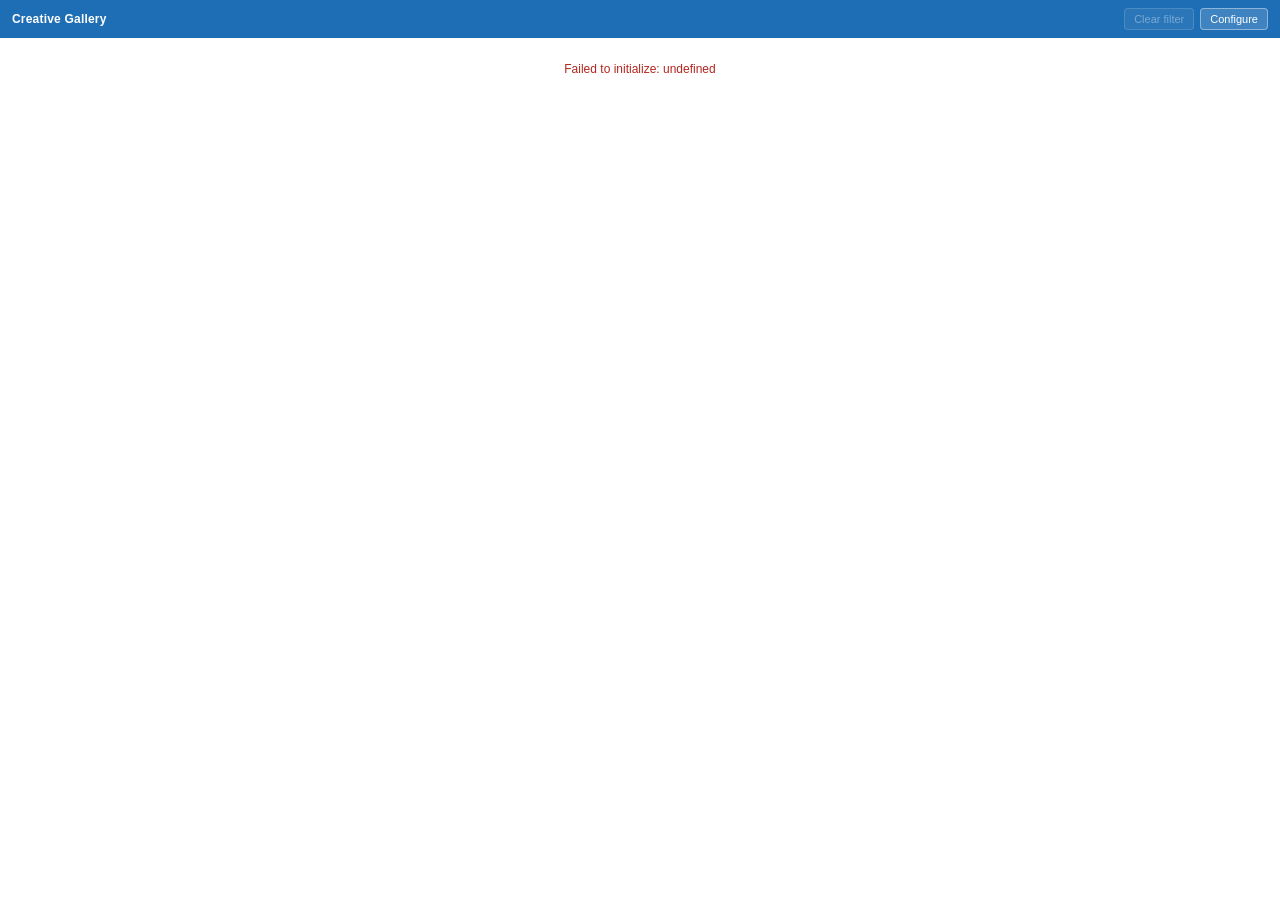
<file: extensions/creative-gallery/index.html>
<!DOCTYPE html>
<html lang="en">
<head>
  <meta charset="UTF-8">
  <meta name="viewport" content="width=device-width, initial-scale=1.0">
  <title>Creative Gallery</title>
  <script src="./tableau.extensions.1.latest.min.js"></script>
  <style>
    *, *::before, *::after { box-sizing: border-box; margin: 0; padding: 0; }
    body {
      font-family: -apple-system, BlinkMacSystemFont, 'Segoe UI', Roboto, sans-serif;
      font-size: 12px;
      color: #1a1a1a;
      background: #fff;
      height: 100vh;
      overflow: hidden;
    }
    #app { display: flex; flex-direction: column; height: 100vh; }

    .header {
      background: #1e6eb5;
      color: #fff;
      padding: 8px 12px;
      flex-shrink: 0;
      display: flex;
      align-items: center;
      justify-content: space-between;
      gap: 8px;
    }
    .header h1 { font-size: 12px; font-weight: 700; letter-spacing: .2px; flex-shrink: 0; }
    .header .status { font-size: 10px; opacity: .85; }
    .header .actions { display: flex; gap: 6px; flex-shrink: 0; }
    .header .title-group { display: flex; align-items: center; gap: 8px; min-width: 0; }
    .header .sort-control { display: none; align-items: center; gap: 4px; }
    .header .sort-control select {
      max-width: 140px;
      background: rgba(255,255,255,.15);
      color: #fff;
      border: 1px solid rgba(255,255,255,.4);
      border-radius: 4px;
      padding: 3px 4px;
      font-size: 10px;
    }
    .header .sort-control select option { color: #1a1a1a; }
    .header button {
      background: rgba(255,255,255,.15);
      color: #fff;
      border: 1px solid rgba(255,255,255,.4);
      border-radius: 4px;
      padding: 4px 9px;
      font-size: 11px;
      cursor: pointer;
    }
    .header .sort-control button {
      padding: 3px 7px;
      font-size: 11px;
    }
    .header button:hover { background: rgba(255,255,255,.28); }
    .header button:disabled { opacity: .4; cursor: default; }

    .content { flex: 1; overflow: auto; position: relative; }

    /* Card grid layout */
    .gallery {
      display: grid;
      grid-template-columns: repeat(var(--cols, 4), 1fr);
      gap: 8px;
      padding: 8px;
    }
    .tile {
      cursor: pointer;
      border: 2px solid transparent;
      border-radius: 6px;
      overflow: hidden;
      background: #f6f7f9;
    }
    .tile:hover { border-color: #cfe0f0; }
    .tile.active { border-color: #1e6eb5; box-shadow: 0 0 0 2px rgba(30,110,181,.25); }
    .tile img {
      width: 100%;
      object-fit: cover;
      display: block;
      background: #eef0f3;
    }
    .tile img.broken { visibility: hidden; }
    .tile-body { padding: 5px 7px 7px; }
    .tile-title {
      font-size: 11px;
      font-weight: 700;
      margin-bottom: 3px;
      white-space: normal;
      overflow-wrap: break-word;
      word-break: break-word;
    }
    .tile-metric {
      display: flex;
      justify-content: space-between;
      gap: 6px;
      font-size: 10px;
      color: #444;
      line-height: 1.4;
    }
    .tile-metric .metric-label { color: #777; white-space: normal; overflow-wrap: break-word; word-break: break-word; }
    .tile-metric .metric-value { font-weight: 600; white-space: normal; overflow-wrap: break-word; word-break: break-word; text-align: right; }

    /* Table layout */
    /* border-collapse:separate (not collapse) so position:sticky on thead th works
       reliably across browsers - sticky + collapsed table borders is a known combo
       that silently fails to stick in several engines. */
    table { border-collapse: separate; border-spacing: 0; width: 100%; table-layout: fixed; }
    thead th {
      position: sticky; top: 0; z-index: 1;
      background: #f6f7f9;
      border-bottom: 1px solid #dde1e7;
      text-align: left;
      padding: 6px 10px 6px 8px;
      font-size: 10px;
      font-weight: 700;
      text-transform: uppercase;
      letter-spacing: .3px;
      color: #555;
      white-space: normal;
      overflow-wrap: break-word;
      word-break: break-word;
    }
    /* No position:relative here - sticky already establishes a positioning context for the
       resize-handle child, and setting relative on top of sticky was silently breaking the
       sticky effect for every draggable (metric) header - only the non-draggable Image/Title
       headers were actually staying pinned while scrolling. */
    thead th.draggable { cursor: grab; }
    thead th.dragging { opacity: .5; }
    .resize-handle {
      position: absolute;
      right: -3px;
      top: 0;
      width: 6px;
      height: 100%;
      cursor: col-resize;
      z-index: 2;
    }
    .resize-handle:hover, .resize-handle.active { background: rgba(30,110,181,.4); }
    tbody td {
      padding: 4px 8px;
      border-bottom: 1px solid #eef0f3;
      white-space: normal;
      overflow-wrap: break-word;
      word-break: break-word;
      vertical-align: top;
    }
    tr.row-item { cursor: pointer; }
    tr.row-item:hover td { background: #fafbfc; }
    tr.row-item.active td { background: #eaf2fb; }
    td.thumb-cell img {
      object-fit: cover;
      display: block;
      background: #eef0f3;
      border-radius: 3px;
    }
    td.thumb-cell img.broken { visibility: hidden; }

    .empty-state, .error-state {
      padding: 24px 16px;
      text-align: center;
      color: #666;
    }
    .error-state { color: #b3261e; }
    .empty-state button, .error-state button {
      margin-top: 10px;
      padding: 7px 14px;
      background: #1e6eb5;
      color: #fff;
      border: none;
      border-radius: 4px;
      cursor: pointer;
      font-size: 12px;
    }

    #hoverPreview {
      position: fixed;
      z-index: 1000;
      pointer-events: none;
      background: #fff;
      border: 1px solid #ccd1d9;
      border-radius: 6px;
      box-shadow: 0 4px 16px rgba(0,0,0,.18);
      padding: 8px;
      display: none;
      font-size: 12px;
      line-height: 1.5;
    }
    /* Image (+ whatever line immediately follows it in the template) is hoisted out of the
       column flow so it always sits centered above everything else, never side-by-side
       with a later column's text. */
    #hoverPreview .tt-header {
      text-align: center;
      margin-bottom: 8px;
      padding-bottom: 8px;
      border-bottom: 1px solid #eef0f3;
    }
    /* Explicit per-field column routing (not CSS multi-column auto-flow) - each field is
       assigned to a column bucket in Configure, so placement is deterministic. */
    #hoverPreview .tt-cols { display: flex; gap: 12px; }
    #hoverPreview .tt-col { flex: 1; min-width: 0; }
    #hoverPreview img {
      display: block;
      margin: 0 auto 6px;
      max-width: 260px;
      max-height: 200px;
      object-fit: contain;
      background: #eef0f3;
      border-radius: 4px;
    }
  </style>
</head>
<body>
  <div id="app">
    <div class="header">
      <div class="title-group">
        <h1 id="title">Creative Gallery</h1>
        <div class="sort-control">
          <select id="sortSelect" title="Sort by"></select>
          <button id="sortDirBtn" title="Toggle sort direction" disabled>&uarr;</button>
        </div>
      </div>
      <span class="status" id="status"></span>
      <div class="actions">
        <button id="clearBtn" disabled>Clear filter</button>
        <button id="configureBtn">Configure</button>
      </div>
    </div>
    <div class="content" id="content">
      <div class="empty-state">Loading...</div>
    </div>
    <div id="hoverPreview"></div>
  </div>

  <script>
    let dashboard;
    let boundWs = null;
    let config = {
      worksheet: '', title: '', imageField: '', imageAlias: '', titleField: '', titleAlias: '',
      filterField: '', sortField: '', sortDirection: 'asc', layout: 'card', columns: 4,
      rowHeight: '', imageHeight: 90, imageWidth: 60, imageCellPadding: 16, displayFields: [], fieldAliases: {},
      targetWorksheets: [],
      tooltip: { enabled: true, template: '', columns: 1, width: 280, maxHeight: 360, fieldColumns: {} },
      rowColor: { enabled: false, field: '', operator: '>', threshold: 0, trueColor: '#d4edda', falseColor: '#f8d7da' },
      style: {
        fontFamily: '', fontSize: 12, textColor: '#1a1a1a',
        headerBold: true, headerItalic: false, headerUnderline: false,
        bodyBold: false, bodyItalic: false, bodyUnderline: false,
      },
    };
    let columnWidths = {}; // { [field]: px } - table column widths, persisted separately
    let selectedValue = null;
    let lastItems = [];
    let lastItemsByValue = new Map();
    let lastFieldNames = [];
    let resizingField = null;
    let headerDragField = null;
    let lastHoverValue = null;

    const content = document.getElementById('content');
    const hoverPreview = document.getElementById('hoverPreview');

    function setStatus(text) {
      document.getElementById('status').textContent = text || '';
    }

    function escapeHtml(str) {
      const d = document.createElement('div');
      d.textContent = str == null ? '' : String(str);
      return d.innerHTML;
    }

    function fieldColId(field) {
      return 'col_' + field.replace(/[^a-zA-Z0-9]/g, '_');
    }

    function aliasFor(field) {
      if (field === config.imageField) return config.imageAlias || config.imageField;
      if (field === config.titleField) return config.titleAlias || config.titleField;
      return (config.fieldAliases && config.fieldAliases[field]) || field;
    }

    const TITLE_COL_KEY = '__title__';

    function colWidth(field, fallback) {
      if (columnWidths[field] != null) return columnWidths[field];
      return fallback != null ? fallback : 140;
    }

    function isConfigured() {
      return !!(config.worksheet && config.imageField && config.filterField);
    }

    function rowColorFor(item) {
      const rc = config.rowColor;
      if (!rc.enabled || !rc.field) return null;
      const raw = item.colorRaw;
      const num = typeof raw === 'number' ? raw : parseFloat(raw);
      if (Number.isNaN(num)) return rc.falseColor;
      let matched;
      switch (rc.operator) {
        case '>': matched = num > rc.threshold; break;
        case '>=': matched = num >= rc.threshold; break;
        case '<': matched = num < rc.threshold; break;
        case '<=': matched = num <= rc.threshold; break;
        case '==': matched = num === rc.threshold; break;
        case '!=': matched = num !== rc.threshold; break;
        default: matched = false;
      }
      return matched ? rc.trueColor : rc.falseColor;
    }

    function fontStyleString(bold, italic, underline) {
      return 'font-weight:' + (bold ? '700' : '400') + ';font-style:' + (italic ? 'italic' : 'normal') +
        ';text-decoration:' + (underline ? 'underline' : 'none') + ';';
    }

    function applyGlobalTextStyle() {
      content.style.fontFamily = config.style.fontFamily || '';
      content.style.fontSize = config.style.fontSize ? config.style.fontSize + 'px' : '';
      content.style.color = config.style.textColor || '';
    }

    function loadConfig() {
      const s = tableau.extensions.settings.getAll();
      let parsed = {};
      try { parsed = s.config ? JSON.parse(s.config) : {}; } catch (_) { parsed = {}; }
      config = {
        worksheet: parsed.worksheet || '',
        title: parsed.title || '',
        imageField: parsed.imageField || '',
        imageAlias: parsed.imageAlias || '',
        titleField: parsed.titleField || '',
        titleAlias: parsed.titleAlias || '',
        filterField: parsed.filterField || '',
        sortField: parsed.sortField || '',
        sortDirection: parsed.sortDirection === 'desc' ? 'desc' : 'asc',
        layout: parsed.layout === 'table' ? 'table' : 'card',
        columns: parsed.columns || 4,
        rowHeight: parsed.rowHeight || '',
        imageHeight: parsed.imageHeight || 90,
        imageWidth: parsed.imageWidth || 60,
        imageCellPadding: parsed.imageCellPadding != null ? parsed.imageCellPadding : 16,
        displayFields: Array.isArray(parsed.displayFields) ? parsed.displayFields : [],
        fieldAliases: (parsed.fieldAliases && typeof parsed.fieldAliases === 'object') ? parsed.fieldAliases : {},
        targetWorksheets: Array.isArray(parsed.targetWorksheets) ? parsed.targetWorksheets : [],
        tooltip: {
          enabled: !parsed.tooltip || parsed.tooltip.enabled !== false,
          template: (parsed.tooltip && typeof parsed.tooltip.template === 'string') ? parsed.tooltip.template : '',
          columns: (parsed.tooltip && parsed.tooltip.columns) || 1,
          width: (parsed.tooltip && parsed.tooltip.width) || 280,
          maxHeight: (parsed.tooltip && parsed.tooltip.maxHeight) || 360,
          fieldColumns: (parsed.tooltip && parsed.tooltip.fieldColumns && typeof parsed.tooltip.fieldColumns === 'object') ? parsed.tooltip.fieldColumns : {},
        },
        rowColor: {
          enabled: !!(parsed.rowColor && parsed.rowColor.enabled),
          field: (parsed.rowColor && parsed.rowColor.field) || '',
          operator: (parsed.rowColor && parsed.rowColor.operator) || '>',
          threshold: (parsed.rowColor && parsed.rowColor.threshold != null) ? parsed.rowColor.threshold : 0,
          trueColor: (parsed.rowColor && parsed.rowColor.trueColor) || '#d4edda',
          falseColor: (parsed.rowColor && parsed.rowColor.falseColor) || '#f8d7da',
        },
        style: {
          fontFamily: (parsed.style && parsed.style.fontFamily) || '',
          fontSize: (parsed.style && parsed.style.fontSize) || 12,
          textColor: (parsed.style && parsed.style.textColor) || '#1a1a1a',
          headerBold: !parsed.style || parsed.style.headerBold !== false,
          headerItalic: !!(parsed.style && parsed.style.headerItalic),
          headerUnderline: !!(parsed.style && parsed.style.headerUnderline),
          bodyBold: !!(parsed.style && parsed.style.bodyBold),
          bodyItalic: !!(parsed.style && parsed.style.bodyItalic),
          bodyUnderline: !!(parsed.style && parsed.style.bodyUnderline),
        },
      };
      if (!config.tooltip.template && parsed.tooltip &&
          (parsed.tooltip.showImage !== undefined || parsed.tooltip.showTitle !== undefined || Array.isArray(parsed.tooltip.fields))) {
        // Migrate settings saved under the older checkbox-based tooltip config.
        const t = parsed.tooltip;
        let html = '';
        if (t.showImage !== false && config.imageField) {
          html += '<div><span class="tt-field-image" data-tt-image="1">[Image]</span></div>';
        }
        if (t.showTitle !== false && config.titleField) {
          html += '<div><b><span data-tt-field="' + escapeHtml(config.titleField) + '">&lt;' +
            escapeHtml(config.titleField) + '&gt;</span></b></div>';
        }
        const fields = (Array.isArray(t.fields) && t.fields.length) ? t.fields : config.displayFields;
        fields.forEach(f => {
          html += '<div>' + escapeHtml(aliasFor(f)) + ': <span data-tt-field="' + escapeHtml(f) +
            '">&lt;' + escapeHtml(f) + '&gt;</span></div>';
        });
        config.tooltip.template = html;
      }
      if (!config.tooltip.template) {
        // No saved template at all (e.g. settings saved before the tooltip editor existed) -
        // fall back to a sensible auto-generated one instead of showing a blank tooltip.
        let html = '';
        if (config.imageField) html += '<div><span data-tt-image="1">[Image]</span></div>';
        if (config.titleField) {
          html += '<div><b><span data-tt-field="' + escapeHtml(config.titleField) + '">&lt;' +
            escapeHtml(config.titleField) + '&gt;</span></b></div>';
        }
        config.displayFields.forEach(f => {
          html += '<div>' + escapeHtml(aliasFor(f)) + ': <span data-tt-field="' + escapeHtml(f) +
            '">&lt;' + escapeHtml(f) + '&gt;</span></div>';
        });
        config.tooltip.template = html;
      }
      try { columnWidths = s.columnWidths ? JSON.parse(s.columnWidths) : {}; } catch (_) { columnWidths = {}; }
    }

    function renderUnconfigured(message) {
      hideSortControl();
      content.innerHTML =
        '<div class="empty-state">' +
        escapeHtml(message || 'This extension has not been configured yet.') +
        '<br><button id="configureNow">Configure</button></div>';
      document.getElementById('configureNow').addEventListener('click', openConfigure);
    }

    function renderError(message) {
      hideSortControl();
      content.innerHTML = '<div class="error-state">' + escapeHtml(message) + '</div>';
    }

    function hideSortControl() {
      document.querySelector('.sort-control').style.display = 'none';
    }

    function renderSortControl() {
      const sel = document.getElementById('sortSelect');
      sel.innerHTML = '<option value="">(worksheet order)</option>' +
        lastFieldNames.map(f => '<option value="' + escapeHtml(f) + '">' + escapeHtml(f) + '</option>').join('');
      sel.value = config.sortField || '';
      const dirBtn = document.getElementById('sortDirBtn');
      dirBtn.textContent = config.sortDirection === 'desc' ? '↓' : '↑';
      dirBtn.disabled = !config.sortField;
      document.querySelector('.sort-control').style.display = 'flex';
    }

    async function applySortChange(field, direction) {
      config.sortField = field;
      config.sortDirection = direction;
      await persistConfig();
      await loadAndRender();
    }

    function bindWorksheetEvents() {
      if (boundWs) {
        boundWs.removeEventListener(tableau.TableauEventType.FilterChanged, loadAndRender);
        boundWs.removeEventListener(tableau.TableauEventType.SummaryDataChanged, loadAndRender);
        boundWs = null;
      }
      if (!config.worksheet) return;
      const ws = dashboard.worksheets.find(w => w.name === config.worksheet);
      if (!ws) return;
      ws.addEventListener(tableau.TableauEventType.FilterChanged, loadAndRender);
      ws.addEventListener(tableau.TableauEventType.SummaryDataChanged, loadAndRender);
      boundWs = ws;
    }

    async function loadAndRender() {
      if (!isConfigured()) { renderUnconfigured(); return; }

      const ws = dashboard.worksheets.find(w => w.name === config.worksheet);
      if (!ws) {
        renderUnconfigured('Configured worksheet "' + config.worksheet + '" was not found on this dashboard. It may have been renamed or removed.');
        return;
      }

      let table;
      try {
        table = await ws.getSummaryDataAsync({ ignoreSelection: true });
      } catch (e) {
        renderError('Could not read data from "' + config.worksheet + '": ' + e.message);
        return;
      }

      const fieldNames = table.columns.map(c => c.fieldName);
      const imgIdx = fieldNames.indexOf(config.imageField);
      const filterIdx = fieldNames.indexOf(config.filterField);
      const titleIdx = config.titleField ? fieldNames.indexOf(config.titleField) : -1;
      const sortIdx = config.sortField ? fieldNames.indexOf(config.sortField) : -1;
      const colorIdx = config.rowColor.enabled && config.rowColor.field ? fieldNames.indexOf(config.rowColor.field) : -1;
      const templateFields = [];
      {
        const re = /data-tt-field="([^"]+)"/g;
        let m;
        while ((m = re.exec(config.tooltip.template || '')) !== null) templateFields.push(m[1]);
      }
      const neededFields = Array.from(new Set([
        ...config.displayFields,
        ...(config.titleField ? [config.titleField] : []),
        ...templateFields,
      ]));
      const displayIdx = neededFields
        .map(f => ({ field: f, idx: fieldNames.indexOf(f) }))
        .filter(d => d.idx !== -1);

      if (imgIdx === -1 || filterIdx === -1) {
        renderUnconfigured('Configured fields are no longer available on "' + config.worksheet + '". Please reconfigure.');
        return;
      }

      document.getElementById('title').textContent = config.title || ('Creative Gallery — ' + config.worksheet);
      lastFieldNames = fieldNames;
      renderSortControl();

      if (table.totalRowCount === 0) {
        content.innerHTML = '<div class="empty-state">No creatives to show (check filters on "' + config.worksheet + '").</div>';
        lastItems = [];
        lastItemsByValue = new Map();
        return;
      }

      const seen = new Set();
      const items = [];
      table.data.forEach(r => {
        const value = r[filterIdx].value;
        if (value == null || seen.has(value)) return;
        seen.add(value);
        const metricsMap = {};
        displayIdx.forEach(d => { metricsMap[d.field] = r[d.idx].formattedValue; });
        items.push({
          value: value,
          title: titleIdx !== -1 ? r[titleIdx].formattedValue : r[filterIdx].formattedValue,
          imageUrl: r[imgIdx].formattedValue,
          metricsMap: metricsMap,
          sortRaw: sortIdx !== -1 ? r[sortIdx].value : null,
          colorRaw: colorIdx !== -1 ? r[colorIdx].value : null,
        });
      });

      if (sortIdx !== -1) {
        items.sort((a, b) => {
          const av = a.sortRaw, bv = b.sortRaw;
          let cmp;
          if (typeof av === 'number' && typeof bv === 'number') cmp = av - bv;
          else cmp = String(av).localeCompare(String(bv), undefined, { numeric: true });
          return config.sortDirection === 'desc' ? -cmp : cmp;
        });
      }

      lastItems = items;
      lastItemsByValue = new Map(items.map(it => [String(it.value), it]));

      applyGlobalTextStyle();
      if (config.layout === 'table') renderTable(items);
      else renderCards(items);
    }

    function renderCards(items) {
      const titleStyle = fontStyleString(config.style.headerBold, config.style.headerItalic, config.style.headerUnderline);
      const bodyStyle = fontStyleString(config.style.bodyBold, config.style.bodyItalic, config.style.bodyUnderline);
      let html = '<div class="gallery" style="--cols:' + config.columns + '">';
      items.forEach(t => {
        const active = String(t.value) === String(selectedValue) ? ' active' : '';
        const bg = rowColorFor(t);
        const tileStyle = bg ? ' style="background:' + bg + '"' : '';
        html += '<div class="tile' + active + '" data-value="' + escapeHtml(t.value) + '"' + tileStyle + '>' +
          '<img src="' + escapeHtml(t.imageUrl) + '" alt="' + escapeHtml(t.title) +
          '" loading="lazy" style="height:' + config.imageHeight + 'px" onerror="this.classList.add(\'broken\')">' +
          '<div class="tile-body">';
        if (config.titleField) html += '<div class="tile-title" style="' + titleStyle + '">' + escapeHtml(t.title) + '</div>';
        config.displayFields.forEach(f => {
          html += '<div class="tile-metric" style="' + bodyStyle + '"><span class="metric-label">' + escapeHtml(aliasFor(f)) +
            '</span><span class="metric-value">' + escapeHtml(t.metricsMap[f]) + '</span></div>';
        });
        html += '</div></div>';
      });
      html += '</div>';
      content.innerHTML = html;
      document.getElementById('clearBtn').disabled = selectedValue == null;
    }

    function renderTable(items) {
      const headerStyle = fontStyleString(config.style.headerBold, config.style.headerItalic, config.style.headerUnderline);
      const bodyStyle = fontStyleString(config.style.bodyBold, config.style.bodyItalic, config.style.bodyUnderline);

      let html = '<table><colgroup><col style="width:' + config.imageWidth + 'px">';
      if (config.titleField) {
        html += '<col id="' + fieldColId(TITLE_COL_KEY) + '" style="width:' + colWidth(TITLE_COL_KEY, 180) + 'px">';
      }
      config.displayFields.forEach(f => {
        html += '<col id="' + fieldColId(f) + '" style="width:' + colWidth(f) + 'px">';
      });
      html += '</colgroup><thead><tr>';
      html += '<th style="' + headerStyle + '">' + escapeHtml(config.imageAlias || 'Image') + '</th>';
      if (config.titleField) {
        html += '<th data-field="' + TITLE_COL_KEY + '" style="' + headerStyle + '">' + escapeHtml(aliasFor(config.titleField)) +
          '<div class="resize-handle" data-field="' + TITLE_COL_KEY + '"></div></th>';
      }
      config.displayFields.forEach(f => {
        html += '<th class="draggable" data-field="' + escapeHtml(f) + '" style="' + headerStyle + '">' + escapeHtml(aliasFor(f)) +
          '<div class="resize-handle" data-field="' + escapeHtml(f) + '"></div></th>';
      });
      html += '</tr></thead><tbody>';

      items.forEach(t => {
        const active = String(t.value) === String(selectedValue) ? ' active' : '';
        const bg = rowColorFor(t);
        const rowStyleParts = [];
        if (config.rowHeight) rowStyleParts.push('min-height:' + config.rowHeight + 'px');
        if (bg) rowStyleParts.push('background:' + bg);
        const rowStyle = rowStyleParts.length ? ' style="' + rowStyleParts.join(';') + '"' : '';
        html += '<tr class="row-item' + active + '" data-value="' + escapeHtml(t.value) + '"' + rowStyle + '>' +
          '<td class="thumb-cell" style="padding-right:' + config.imageCellPadding + 'px"><img src="' + escapeHtml(t.imageUrl) + '" alt="' + escapeHtml(t.title) +
          '" loading="lazy" style="width:' + config.imageWidth + 'px;height:' + config.imageHeight + 'px" onerror="this.classList.add(\'broken\')"></td>';
        if (config.titleField) html += '<td style="' + bodyStyle + '">' + escapeHtml(t.title) + '</td>';
        config.displayFields.forEach(f => { html += '<td style="' + bodyStyle + '">' + escapeHtml(t.metricsMap[f]) + '</td>'; });
        html += '</tr>';
      });
      html += '</tbody></table>';
      content.innerHTML = html;
      document.getElementById('clearBtn').disabled = selectedValue == null;
    }

    async function applyFilterToTargets(value) {
      setStatus('Filtering...');
      let hadError = false;
      for (const name of config.targetWorksheets) {
        const ws = dashboard.worksheets.find(w => w.name === name);
        if (!ws) continue;
        try {
          await ws.applyFilterAsync(config.filterField, [value], tableau.FilterUpdateType.Replace);
        } catch (e) {
          hadError = true;
        }
      }
      setStatus(hadError ? 'Some sheets could not be filtered' : '');
    }

    async function clearFilterOnTargets() {
      setStatus('Clearing...');
      for (const name of config.targetWorksheets) {
        const ws = dashboard.worksheets.find(w => w.name === name);
        if (!ws) continue;
        try {
          await ws.clearFilterAsync(config.filterField);
        } catch (e) {
          // field may not exist on this sheet - nothing to clear
        }
      }
      setStatus('');
    }

    async function onItemClick(value) {
      const item = content.querySelector('[data-value="' + CSS.escape(String(value)) + '"]');
      if (String(selectedValue) === String(value)) {
        selectedValue = null;
        if (item) item.classList.remove('active');
        document.getElementById('clearBtn').disabled = true;
        await clearFilterOnTargets();
        return;
      }
      const prevActive = content.querySelector('.active');
      if (prevActive) prevActive.classList.remove('active');
      selectedValue = value;
      if (item) item.classList.add('active');
      document.getElementById('clearBtn').disabled = false;
      await applyFilterToTargets(value);
    }

    async function persistConfig() {
      tableau.extensions.settings.set('config', JSON.stringify(config));
      await tableau.extensions.settings.saveAsync();
    }

    async function persistColumnWidths() {
      tableau.extensions.settings.set('columnWidths', JSON.stringify(columnWidths));
      await tableau.extensions.settings.saveAsync();
    }

    function startResize(e, field) {
      const colEl = document.getElementById(fieldColId(field));
      if (!colEl) return;
      resizingField = field;
      const startX = e.clientX;
      const startWidth = colEl.offsetWidth || colWidth(field);
      e.target.classList.add('active');

      function onMove(ev) {
        const w = Math.max(50, startWidth + (ev.clientX - startX));
        colEl.style.width = w + 'px';
      }
      function onUp() {
        document.removeEventListener('mousemove', onMove);
        document.removeEventListener('mouseup', onUp);
        e.target.classList.remove('active');
        columnWidths[field] = parseInt(colEl.style.width, 10);
        resizingField = null;
        persistColumnWidths();
      }
      document.addEventListener('mousemove', onMove);
      document.addEventListener('mouseup', onUp);
      e.preventDefault();
    }

    // Mouse-based drag reorder (not native HTML5 drag-and-drop, which behaves
    // inconsistently for this kind of live-reordering sortable header row).
    function startHeaderDrag(e, field) {
      headerDragField = field;
      let moved = false;
      const startTh = content.querySelector('th[data-field="' + CSS.escape(field) + '"]');
      if (startTh) startTh.classList.add('dragging');
      document.body.style.cursor = 'grabbing';

      function onMove(ev) {
        const el = document.elementFromPoint(ev.clientX, ev.clientY);
        const targetTh = el && el.closest && el.closest('th.draggable');
        if (!targetTh) return;
        const targetField = targetTh.getAttribute('data-field');
        if (!targetField || targetField === headerDragField) return;
        const newOrder = config.displayFields.filter(f => f !== headerDragField);
        const idx = newOrder.indexOf(targetField);
        if (idx === -1) return;
        newOrder.splice(idx, 0, headerDragField);
        config.displayFields = newOrder;
        moved = true;
        renderTable(lastItems);
        const th2 = content.querySelector('th[data-field="' + CSS.escape(headerDragField) + '"]');
        if (th2) th2.classList.add('dragging');
      }
      function onUp() {
        document.removeEventListener('mousemove', onMove);
        document.removeEventListener('mouseup', onUp);
        document.body.style.cursor = '';
        content.querySelectorAll('th.dragging').forEach(el => el.classList.remove('dragging'));
        headerDragField = null;
        if (moved) persistConfig();
      }
      document.addEventListener('mousemove', onMove);
      document.addEventListener('mouseup', onUp);
      e.preventDefault();
    }

    function substituteTooltipChips(html, item) {
      let out = html.replace(/<span[^>]*data-tt-image="[^"]*"[^>]*>.*?<\/span>/g, () => {
        if (!item.imageUrl) return '';
        return '<img src="' + escapeHtml(item.imageUrl) +
          '" style="max-width:260px;max-height:200px;object-fit:contain;display:block;border-radius:4px;background:#eef0f3;" onerror="this.style.display=\'none\'">';
      });
      out = out.replace(/<span[^>]*data-tt-field="([^"]+)"[^>]*>.*?<\/span>/g, (m, field) => {
        return escapeHtml(item.metricsMap[field] == null ? '' : item.metricsMap[field]);
      });
      return out;
    }

    function renderTooltipHtml(item) {
      // Parse the raw (pre-substitution) template so chip attributes are still readable -
      // that's how we know which field each block belongs to, for both header-hoisting and
      // per-field column routing, without caring where that block ends up textually.
      const container = document.createElement('div');
      container.innerHTML = config.tooltip.template || '';
      const children = Array.from(container.children);

      let imgIdx = -1;
      for (let i = 0; i < children.length; i++) {
        if (children[i].querySelector('[data-tt-image]')) { imgIdx = i; break; }
      }

      const consumed = new Set();
      let headerEls = [];
      if (imgIdx !== -1) {
        headerEls = [children[imgIdx]];
        consumed.add(imgIdx);
        if (children[imgIdx + 1]) {
          headerEls.push(children[imgIdx + 1]);
          consumed.add(imgIdx + 1);
        }
      }
      const headerHtml = headerEls.map(el => substituteTooltipChips(el.outerHTML, item)).join('');

      // Route each remaining block to the column assigned (in Configure) to the first field
      // chip it contains - deterministic placement instead of automatic CSS column reflow.
      const cols = Math.max(1, Math.min(4, config.tooltip.columns || 1));
      const buckets = Array.from({ length: cols }, () => []);
      children.forEach((el, i) => {
        if (consumed.has(i)) return;
        const fieldSpan = el.querySelector('[data-tt-field]');
        const field = fieldSpan ? fieldSpan.getAttribute('data-tt-field') : null;
        const assigned = field && config.tooltip.fieldColumns ? config.tooltip.fieldColumns[field] : null;
        const col = Math.max(1, Math.min(cols, assigned || 1));
        buckets[col - 1].push(substituteTooltipChips(el.outerHTML, item));
      });

      const bodyHtml = '<div class="tt-cols">' +
        buckets.map(b => '<div class="tt-col">' + b.join('') + '</div>').join('') +
        '</div>';

      return (headerHtml ? '<div class="tt-header">' + headerHtml + '</div>' : '') + bodyHtml;
    }

    function hideHoverPreview() {
      hoverPreview.style.display = 'none';
      lastHoverValue = null;
    }

    function showHoverPreview(value, x, y) {
      const item = lastItemsByValue.get(String(value));
      if (!item) { hideHoverPreview(); return; }

      if (lastHoverValue !== String(value)) {
        lastHoverValue = String(value);
        hoverPreview.innerHTML = renderTooltipHtml(item);
      }

      hoverPreview.style.width = (config.tooltip.width || 280) + 'px';
      hoverPreview.style.maxHeight = (config.tooltip.maxHeight || 360) + 'px';
      hoverPreview.style.overflowY = 'auto';
      hoverPreview.style.display = 'block';
      const pad = 16;
      let left = x + pad;
      let top = y + pad;
      const rect = hoverPreview.getBoundingClientRect();
      if (left + rect.width > window.innerWidth) left = Math.max(4, x - rect.width - pad);
      if (top + rect.height > window.innerHeight) top = Math.max(4, y - rect.height - pad);
      hoverPreview.style.left = left + 'px';
      hoverPreview.style.top = top + 'px';
    }

    async function openConfigure() {
      const payload = JSON.stringify(config);
      try {
        const result = await tableau.extensions.ui.displayDialogAsync(
          './config.html', payload, { height: 700, width: 520 }
        );
        if (!result) return;
        const parsed = JSON.parse(result);
        tableau.extensions.settings.set('config', JSON.stringify(parsed));
        await tableau.extensions.settings.saveAsync();
        selectedValue = null;
        loadConfig();
        bindWorksheetEvents();
        await loadAndRender();
      } catch (e) {
        // user cancelled the dialog - ErrorCodes.DialogClosedByUser - nothing to do
      }
    }

    async function init() {
      await tableau.extensions.initializeAsync({ configure: openConfigure });
      dashboard = tableau.extensions.dashboardContent.dashboard;
      loadConfig();
      bindWorksheetEvents();
      await loadAndRender();

      document.getElementById('configureBtn').addEventListener('click', openConfigure);
      document.getElementById('clearBtn').addEventListener('click', () => onItemClick(selectedValue));
      document.getElementById('sortSelect').addEventListener('change', e => {
        applySortChange(e.target.value, config.sortDirection);
      });
      document.getElementById('sortDirBtn').addEventListener('click', () => {
        if (!config.sortField) return;
        applySortChange(config.sortField, config.sortDirection === 'desc' ? 'asc' : 'desc');
      });

      content.addEventListener('click', e => {
        const item = e.target.closest('[data-value]');
        if (item) onItemClick(item.getAttribute('data-value'));
      });

      content.addEventListener('mousedown', e => {
        const handle = e.target.closest('.resize-handle');
        if (handle) { startResize(e, handle.getAttribute('data-field')); return; }
        const th = e.target.closest('th.draggable');
        if (th) startHeaderDrag(e, th.getAttribute('data-field'));
      });

      content.addEventListener('mousemove', e => {
        if (!config.tooltip.enabled) return;
        const item = e.target.closest('[data-value]');
        if (!item) { hideHoverPreview(); return; }
        showHoverPreview(item.getAttribute('data-value'), e.clientX, e.clientY);
      });
      content.addEventListener('mouseleave', hideHoverPreview);
    }

    init().catch(e => renderError('Failed to initialize: ' + e.message));
  </script>
</body>
</html>
</file>
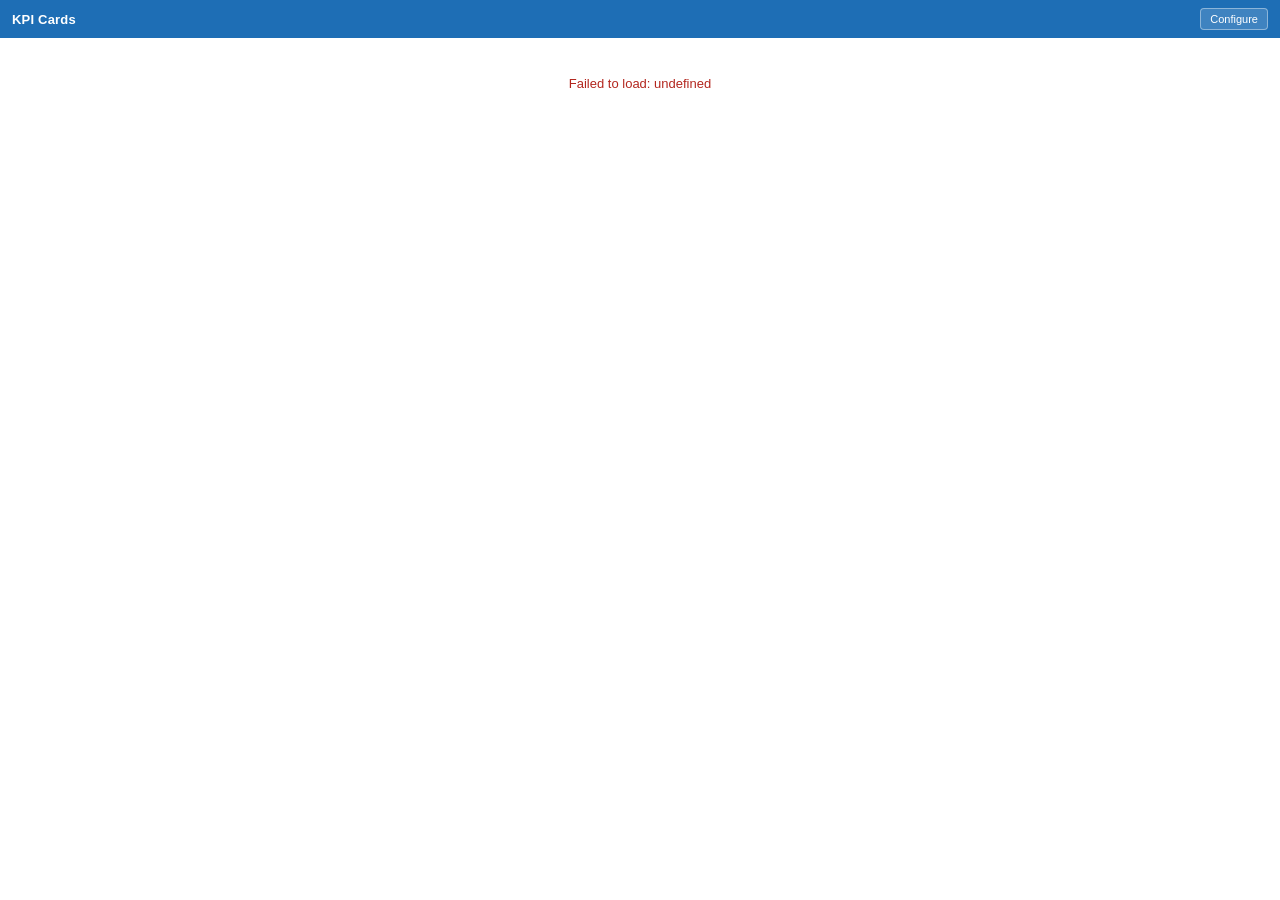
<file: extensions/kpi-cards/index.html>
<!DOCTYPE html>
<html lang="en">
<head>
<meta charset="UTF-8">
<meta name="viewport" content="width=device-width, initial-scale=1.0">
<title>KPI Cards</title>
<script src="./tableau.extensions.1.latest.min.js"></script>
<script src="./palettes.js"></script>
<style>
  *, *::before, *::after { box-sizing: border-box; margin: 0; padding: 0; }
  html, body { height: 100%; }
  body {
    font-family: -apple-system, BlinkMacSystemFont, 'Segoe UI', Roboto, sans-serif;
    font-size: 13px;
    color: #1a1a1a;
    background: #fff;
    overflow: auto;
  }
  #app { display: flex; flex-direction: column; min-height: 100vh; }

  .header {
    background: #1e6eb5;
    color: #fff;
    padding: 8px 12px;
    flex-shrink: 0;
    display: flex;
    align-items: center;
    justify-content: space-between;
    gap: 8px;
  }
  .header h1 { font-size: 13px; font-weight: 700; letter-spacing: .2px; }
  .header button {
    margin-left: auto;
    background: rgba(255,255,255,.15);
    color: #fff;
    border: 1px solid rgba(255,255,255,.4);
    border-radius: 4px;
    padding: 4px 9px;
    font-size: 11px;
    cursor: pointer;
  }
  .header button:hover { background: rgba(255,255,255,.28); }

  .content { flex: 1; padding: 14px; overflow: auto; }

  .grid { display: grid; gap: 12px; }

  .kpi-card {
    position: relative;
    display: flex;
    flex-direction: column;
    padding: 14px 14px 12px;
    overflow: hidden;
    cursor: pointer;
    transition: box-shadow .12s ease, transform .12s ease;
  }
  .kpi-card.clickable:hover { transform: translateY(-1px); }
  .kpi-card.active { outline: 2px solid #1e6eb5; outline-offset: -2px; }
  .kpi-card .accent-top { position: absolute; top: 0; left: 0; right: 0; height: 4px; }
  .kpi-card .accent-left { position: absolute; top: 0; left: 0; bottom: 0; width: 4px; }
  .kpi-card .k-label { text-transform: uppercase; letter-spacing: .3px; opacity: .7; margin-bottom: 4px; overflow: hidden; text-overflow: ellipsis; white-space: nowrap; }
  .kpi-card .k-value { font-weight: 700; line-height: 1.1; margin-bottom: 4px; overflow: hidden; text-overflow: ellipsis; white-space: nowrap; }
  .kpi-card .k-delta { font-size: 11px; font-weight: 600; display: inline-flex; align-items: center; gap: 3px; }
  .kpi-card .k-support { font-size: 10.5px; opacity: .75; margin-top: 3px; }
  .kpi-card .k-caption { font-size: 11px; margin-top: 8px; }
  .kpi-card .k-spark { display: block; width: 100%; height: 100%; }
  .k-spark circle.hit { pointer-events: all; }
  .k-body { display: flex; flex: 1 1 auto; min-height: 0; }
  .k-body.below { flex-direction: column; }
  .k-body.right { flex-direction: row; align-items: stretch; gap: 14px; }
  .k-body .k-main { flex: 0 0 auto; min-width: 0; }
  .k-spark-wrap.below { flex: 1 1 auto; min-height: 28px; margin-top: 6px; display: flex; align-items: stretch; }
  .k-spark-wrap.right { flex: 1 1 auto; min-width: 60px; display: flex; align-items: stretch; }
  .k-spark-inner { display: flex; flex-direction: column; flex: 1 1 auto; min-width: 0; min-height: 0; }
  .k-spark-row { display: flex; align-items: stretch; gap: 3px; flex: 1 1 auto; min-width: 0; min-height: 0; }
  .k-spark-row .k-spark { flex: 1 1 auto; min-width: 0; min-height: 0; width: auto; }
  /* A real column to the left of the chart (not overlaid on top of it) - min/max stacked via
     space-between so they land roughly level with the chart's own top/bottom. */
  .k-axis-y { flex: 0 0 auto; display: flex; flex-direction: column; justify-content: space-between; align-items: flex-end; text-align: right; font-size: 9px; line-height: 1; opacity: .55; }
  .k-axis-x { display: flex; justify-content: space-between; font-size: 9px; line-height: 1; opacity: .55; margin-top: 2px; flex: 0 0 auto; }

  .empty-state, .error-state {
    padding: 24px 16px;
    text-align: center;
    color: #666;
  }
  .error-state { color: #b3261e; }
  .empty-state button, .error-state button {
    margin-top: 10px;
    padding: 7px 14px;
    background: #1e6eb5;
    color: #fff;
    border: none;
    border-radius: 4px;
    font-size: 12px;
    cursor: pointer;
  }

  #hoverTip {
    position: fixed;
    z-index: 1000;
    pointer-events: none;
    background: #fff;
    border: 1px solid #ccd1d9;
    border-radius: 6px;
    box-shadow: 0 4px 16px rgba(0,0,0,.18);
    padding: 8px 10px;
    display: none;
    font-size: 12px;
    line-height: 1.5;
    max-width: 280px;
  }
  #hoverTip .tt-field { color: inherit; }
</style>
</head>
<body>
<div id="app">
  <div class="header">
    <h1 id="extTitle">KPI Cards</h1>
    <button id="configureBtn">Configure</button>
  </div>
  <div class="content" id="content"></div>
</div>
<div id="hoverTip"></div>

<script>
  let dashboard;
  let cfg = null;
  let activeCardId = null;
  let worksheetTables = {}; // worksheet name -> { rows: [{fieldsMap, valuesMap}] }
  const content = document.getElementById('content');
  const hoverTip = document.getElementById('hoverTip');

  function escapeHtml(str) {
    const d = document.createElement('div');
    d.textContent = str == null ? '' : String(str);
    return d.innerHTML;
  }

  function isConfigured() {
    return !!(cfg && Array.isArray(cfg.kpis) && cfg.kpis.length &&
      cfg.kpis.every(k => k.worksheet && k.currentField && (k.labelMode === 'custom' ? k.customLabel : k.labelField)));
  }

  function loadConfig() {
    const s = tableau.extensions.settings.getAll();
    try { cfg = s.config ? JSON.parse(s.config) : null; } catch (_) { cfg = null; }
    const titleEl = document.getElementById('extTitle');
    const btnEl = document.getElementById('configureBtn');
    const headerEl = document.querySelector('.header');
    const showTitle = !(cfg && cfg.showTitle === false);
    const showBtn = !(cfg && cfg.showConfigureButton === false);
    titleEl.textContent = (cfg && cfg.title) || 'KPI Cards';
    titleEl.style.display = showTitle ? '' : 'none';
    btnEl.style.display = showBtn ? '' : 'none';
    // Independent of each other - hide the header bar entirely rather than leaving an
    // empty colored strip when both are off. The right-click "Configure..." context menu
    // item always works regardless, so there's still a way back in either way.
    headerEl.style.display = (showTitle || showBtn) ? '' : 'none';
  }

  function renderUnconfigured(message) {
    content.innerHTML = '<div class="empty-state">' +
      escapeHtml(message || 'This extension has not been configured yet.') +
      '<br><button id="configureNow">Configure</button></div>';
    document.getElementById('configureNow').addEventListener('click', openConfigure);
  }

  function renderError(message) {
    content.innerHTML = '<div class="error-state">' + escapeHtml(message) + '</div>';
  }

  // ---------- Palette / colors ----------
  function currentPalette() {
    return (window.TABLEAU_PALETTES || []).find(p => p.name === cfg.paletteName) || { colors: ['#1e6eb5'] };
  }
  function cardColors(kpi) {
    if (cfg.colorMode === 'individual' && kpi.useCustomColors) return { pos: kpi.positiveColor, neg: kpi.negativeColor };
    return { pos: cfg.positiveColor, neg: cfg.negativeColor };
  }

  // ---------- Tooltip templating (mirrors config.html's rich-text chip system) ----------
  function substituteTooltipChips(html, fieldsMap) {
    return html.replace(/<span[^>]*data-tt-field="([^"]+)"[^>]*>.*?<\/span>/g, (m, field) => {
      return escapeHtml(fieldsMap[field] == null ? '' : fieldsMap[field]);
    });
  }

  function hideTip() { hoverTip.style.display = 'none'; }

  function showTip(html, x, y) {
    if (!html) { hideTip(); return; }
    hoverTip.innerHTML = html;
    hoverTip.style.display = 'block';
    const pad = 14;
    let left = x + pad, top = y + pad;
    const rect = hoverTip.getBoundingClientRect();
    if (left + rect.width > window.innerWidth) left = Math.max(4, x - rect.width - pad);
    if (top + rect.height > window.innerHeight) top = Math.max(4, y - rect.height - pad);
    hoverTip.style.left = left + 'px';
    hoverTip.style.top = top + 'px';
  }

  // ---------- Sparkline chart builder (bar/line/area, current + comparison overlay) ----------
  function sparkDashArray(style) {
    if (style === 'dotted') return '1.5,3.5';
    if (style === 'broken') return '6,3';
    return null;
  }

  function sparkLinePath(points, style) {
    if (!points.length) return '';
    if (style === 'stepped') {
      let d = 'M' + points[0].x.toFixed(1) + ',' + points[0].y.toFixed(1);
      for (let i = 1; i < points.length; i++) {
        d += ' L' + points[i].x.toFixed(1) + ',' + points[i - 1].y.toFixed(1);
        d += ' L' + points[i].x.toFixed(1) + ',' + points[i].y.toFixed(1);
      }
      return d;
    }
    return 'M' + points.map(p => p.x.toFixed(1) + ',' + p.y.toFixed(1)).join(' L');
  }

  function sparkAreaPath(points, h) {
    if (!points.length) return '';
    let d = 'M' + points[0].x.toFixed(1) + ',' + h;
    points.forEach(p => { d += ' L' + p.x.toFixed(1) + ',' + p.y.toFixed(1); });
    d += ' L' + points[points.length - 1].x.toFixed(1) + ',' + h + ' Z';
    return d;
  }

  function sparkScalePoints(trend, minV, maxV, w, h) {
    const range = (maxV - minV) || 1;
    return trend.map((t, i) => ({
      x: trend.length > 1 ? (i / (trend.length - 1)) * w : w / 2,
      y: h - ((t.value - minV) / range) * h,
    }));
  }

  function sparkBarRects(points, style, color, offset, barWidth, h) {
    return points.map(p => {
      const barH = Math.max(0, h - p.y);
      const x = p.x + offset - barWidth / 2;
      const fill = style === 'outline' ? 'none' : color;
      const stroke = style === 'outline' ? color : 'none';
      return '<rect x="' + x.toFixed(1) + '" y="' + p.y.toFixed(1) + '" width="' + barWidth.toFixed(1) +
        '" height="' + barH.toFixed(1) + '" fill="' + fill + '" stroke="' + stroke + '" stroke-width="' + (style === 'outline' ? 1.3 : 0) + '"/>';
    }).join('');
  }

  function sparkSeriesSVG(points, chartType, lineStyle, barStyle, areaStyle, color, h, barOffset, barWidth, gradId) {
    if (chartType === 'bar') {
      return { html: sparkBarRects(points, barStyle, color, barOffset || 0, barWidth, h), defs: '' };
    }
    if (chartType === 'area') {
      const path = sparkAreaPath(points, h);
      let defs = '', fill, fillOpacity = '0.25', strokeWidth = 2;
      if (areaStyle === 'faded') {
        defs = '<linearGradient id="' + gradId + '" x1="0" y1="0" x2="0" y2="1">' +
          '<stop offset="0%" stop-color="' + color + '" stop-opacity="0.4"/>' +
          '<stop offset="100%" stop-color="' + color + '" stop-opacity="0"/>' +
          '</linearGradient>';
        fill = 'url(#' + gradId + ')';
        fillOpacity = '1';
        strokeWidth = 2.5;
      } else {
        fill = color;
      }
      const html = '<path d="' + path + '" fill="' + fill + '" fill-opacity="' + fillOpacity + '" stroke="none"/>' +
        '<path d="' + sparkLinePath(points, 'solid') + '" fill="none" stroke="' + color + '" stroke-width="' + strokeWidth + '" stroke-linejoin="round" stroke-linecap="round"/>';
      return { html, defs };
    }
    const dash = sparkDashArray(lineStyle);
    const html = '<path d="' + sparkLinePath(points, lineStyle) + '" fill="none" stroke="' + color + '" stroke-width="2" ' +
      (dash ? 'stroke-dasharray="' + dash + '" ' : '') + 'stroke-linejoin="round" stroke-linecap="round"/>';
    return { html, defs: '' };
  }

  function buildSparklineSVG(kpi, currentTrend, comparisonTrend, accentColor, withHitCircles) {
    const w = 100, h = 28;
    const curOn = kpi.sparklineEnabled && currentTrend && currentTrend.length > 1;
    const cmpOn = kpi.comparisonSparkEnabled && comparisonTrend && comparisonTrend.length > 1;
    if (!curOn && !cmpOn) return '';

    const allVals = [].concat(curOn ? currentTrend.map(t => t.value) : []).concat(cmpOn ? comparisonTrend.map(t => t.value) : []);
    const minV = Math.min(...allVals), maxV = Math.max(...allVals);

    const curPts = curOn ? sparkScalePoints(currentTrend, minV, maxV, w, h) : [];
    const cmpPts = cmpOn ? sparkScalePoints(comparisonTrend, minV, maxV, w, h) : [];
    const cmpColor = kpi.cmpSparkColor || '#b7bec6';
    const uid = 'g' + Math.random().toString(36).slice(2, 8);

    let body = '', defs = '';
    const bothBars = curOn && cmpOn && kpi.curSparkChartType === 'bar' && kpi.cmpSparkChartType === 'bar';

    if (bothBars) {
      const slot = w / Math.max(curPts.length, cmpPts.length, 1);
      const bw = slot * 0.32;
      const cmpRes = sparkSeriesSVG(cmpPts, 'bar', null, kpi.cmpSparkBarStyle, null, cmpColor, h, -bw * 0.55, bw, uid + 'c');
      const curRes = sparkSeriesSVG(curPts, 'bar', null, kpi.curSparkBarStyle, null, accentColor, h, bw * 0.55, bw, uid + 'u');
      body += cmpRes.html + curRes.html;
      defs += cmpRes.defs + curRes.defs;
    } else {
      if (cmpOn) {
        const slot = w / Math.max(cmpPts.length, 1);
        const res = sparkSeriesSVG(cmpPts, kpi.cmpSparkChartType, kpi.cmpSparkLineStyle, kpi.cmpSparkBarStyle, kpi.cmpSparkAreaStyle, cmpColor, h, 0, slot * 0.6, uid + 'c');
        body += res.html; defs += res.defs;
      }
      if (curOn) {
        const slot = w / Math.max(curPts.length, 1);
        const res = sparkSeriesSVG(curPts, kpi.curSparkChartType, kpi.curSparkLineStyle, kpi.curSparkBarStyle, kpi.curSparkAreaStyle, accentColor, h, 0, slot * 0.6, uid + 'u');
        body += res.html; defs += res.defs;
      }
    }

    let dots = '';
    if (withHitCircles) {
      if (curOn) dots += curPts.map((p, i) => '<circle class="hit" cx="' + p.x.toFixed(1) + '" cy="' + p.y.toFixed(1) + '" r="5" fill="transparent" data-kpi-id="' + kpi.id + '" data-series="current" data-point-index="' + i + '"></circle>').join('');
      if (cmpOn) dots += cmpPts.map((p, i) => '<circle class="hit" cx="' + p.x.toFixed(1) + '" cy="' + p.y.toFixed(1) + '" r="5" fill="transparent" data-kpi-id="' + kpi.id + '" data-series="comparison" data-point-index="' + i + '"></circle>').join('');
    }

    return '<svg class="k-spark" viewBox="0 0 ' + w + ' ' + h + '" preserveAspectRatio="none">' +
      (defs ? '<defs>' + defs + '</defs>' : '') + body + dots + '</svg>';
  }

  // Compact display format for a Y-axis min/max label - not a replica of Tableau's own
  // number formatting (see formatMetricValue for that), just a legible approximation since
  // a sparkline's plotted values don't carry a formatted-string sample to match.
  function formatAxisValue(value) {
    return new Intl.NumberFormat(undefined, { notation: 'compact', maximumFractionDigits: 1 }).format(value);
  }

  // Mirrors buildSparklineSVG's own curOn/cmpOn gating so the labels reflect exactly what
  // was actually plotted (a series toggled off, or with too few points, contributes nothing).
  // X-axis dates are read from each trend's own fieldsMap (the date field's real Tableau-
  // formatted string), so labels follow whatever date format is set on the field in the
  // data pane rather than a hardcoded one - not `.date` (the raw sort value).
  function buildAxisLabelsHtml(kpi, currentTrend, comparisonTrend) {
    if (!kpi.sparkShowYAxis && !kpi.sparkShowXAxis) return { y: '', x: '' };
    const curOn = kpi.sparklineEnabled && currentTrend && currentTrend.length > 1;
    const cmpOn = kpi.comparisonSparkEnabled && comparisonTrend && comparisonTrend.length > 1;
    let y = '', x = '';
    if (kpi.sparkShowYAxis) {
      const allVals = [].concat(curOn ? currentTrend.map(t => t.value) : []).concat(cmpOn ? comparisonTrend.map(t => t.value) : []);
      if (allVals.length) {
        y = '<div class="k-axis-y"><span>' + escapeHtml(formatAxisValue(Math.max(...allVals))) + '</span><span>' + escapeHtml(formatAxisValue(Math.min(...allVals))) + '</span></div>';
      }
    }
    if (kpi.sparkShowXAxis) {
      const dateTrend = curOn ? currentTrend : (cmpOn ? comparisonTrend : null);
      const dateField = curOn ? kpi.trendDateField : kpi.cmpTrendDateField;
      if (dateTrend && dateTrend.length > 1) {
        const first = dateTrend[0].fieldsMap[dateField] || '';
        const last = dateTrend[dateTrend.length - 1].fieldsMap[dateField] || '';
        x = '<div class="k-axis-x"><span>' + escapeHtml(first) + '</span><span>' + escapeHtml(last) + '</span></div>';
      }
    }
    return { y, x };
  }

  // ---------- Measure Names/Measure Values support ----------
  // A worksheet built with the "Measure Values" shelf (multiple measures dropped in,
  // "Measure Names" as the identifying dimension) returns one ROW per measure - "Measure
  // Names" holds which measure (e.g. "SUM(Sales)") and "Measure Values" holds its number -
  // instead of one column per measure. Everything downstream expects the wide shape (one
  // column per measure), so this pivots long -> wide right at the read boundary: each
  // distinct Measure Names value becomes its own synthetic column, grouped by whatever
  // other columns are present (e.g. a Date field).
  function pivotMeasureNames(table) {
    const mnIdx = table.columns.findIndex(c => c.fieldName === 'Measure Names');
    const mvIdx = table.columns.findIndex(c => c.fieldName === 'Measure Values');
    if (mnIdx === -1 || mvIdx === -1) return table;

    const otherIdxs = table.columns.map((_, i) => i).filter(i => i !== mnIdx && i !== mvIdx);
    const otherCols = otherIdxs.map(i => table.columns[i]);

    const measureNames = [];
    const seenNames = new Set();
    const groups = new Map();
    const order = [];
    table.data.forEach(row => {
      const name = row[mnIdx].formattedValue || String(row[mnIdx].value);
      if (!seenNames.has(name)) { seenNames.add(name); measureNames.push(name); }
      const key = otherIdxs.map(i => String(row[i].value)).join('');
      if (!groups.has(key)) { groups.set(key, { otherValues: otherIdxs.map(i => row[i]), measures: {} }); order.push(key); }
      groups.get(key).measures[name] = row[mvIdx];
    });

    const columns = otherCols.concat(measureNames.map(name => ({ fieldName: name })));
    const data = order.map(key => {
      const g = groups.get(key);
      return g.otherValues.concat(measureNames.map(name => g.measures[name] || { value: null, formattedValue: '' }));
    });

    return Object.assign({}, table, { columns, data });
  }

  // ---------- Data loading ----------
  async function loadWorksheetTable(wsName) {
    if (worksheetTables[wsName]) return worksheetTables[wsName];
    const ws = dashboard.worksheets.find(w => w.name === wsName);
    if (!ws) return null;
    const table = pivotMeasureNames(await ws.getSummaryDataAsync({ ignoreSelection: true }));
    const rows = table.data.map(row => {
      const fieldsMap = {}, valuesMap = {};
      table.columns.forEach((c, i) => { fieldsMap[c.fieldName] = row[i].formattedValue; valuesMap[c.fieldName] = row[i].value; });
      return { fieldsMap, valuesMap };
    });
    const result = { rows };
    worksheetTables[wsName] = result;
    return result;
  }

  // ---------- BAN aggregation period ----------
  // Which rows (by date) feed the BAN's big number and its comparison value. "latest" is a
  // single point; the rest sum every date-bucketed row falling in the window - the last N
  // buckets for last3/6/12, or the calendar period containing the most recent date present
  // in that series (not today's real date, since a worksheet's data is very often not
  // current through today) for qtd/mtd/ytd. Each series (current vs. comparison) is
  // aggregated independently, anchored on its own latest date - so a comparison series
  // dated a year earlier still gets its own correct "that year's YTD", not zero rows from
  // being compared against the current series' year boundary.
  function pointsInWindow(points, period) {
    if (!points.length) return [];
    if (period === 'latest') return [points[points.length - 1]];

    const lastN = { last3: 3, last6: 6, last12: 12 }[period];
    if (lastN) return points.slice(-lastN);

    const anchorDate = points[points.length - 1].date;
    if (!(anchorDate instanceof Date)) return [points[points.length - 1]];

    let periodStart;
    if (period === 'mtd') periodStart = new Date(anchorDate.getFullYear(), anchorDate.getMonth(), 1);
    else if (period === 'qtd') periodStart = new Date(anchorDate.getFullYear(), Math.floor(anchorDate.getMonth() / 3) * 3, 1);
    else periodStart = new Date(anchorDate.getFullYear(), 0, 1); // ytd

    return points.filter(p => p.date instanceof Date && p.date >= periodStart && p.date <= anchorDate);
  }

  // Combines whichever points fall in the window using aggFn ('sum'/'avg'/'min'/'max' -
  // see guessAggFn). Which function is actually correct depends on the field: summing an
  // average, or a table calculation like WINDOW_SUM/RUNNING_SUM/RANK that's already
  // computed relative to the current view, produces a number with no real meaning - the
  // Extensions API doesn't expose enough field metadata for a worksheet read this way to
  // detect that automatically, so it's always inferred from the field's own name
  // (guessAggFn) rather than user-overridable - a calculated ratio field like
  // SUM(Sales)/SUM(Orders) never matches that naming convention, so it's never summed or
  // averaged here, and always reads as "latest" instead.
  function aggregateByPeriod(points, period, aggFn) {
    if (!points.length) return NaN;
    if (!aggFn) return points[points.length - 1].value;
    const window = pointsInWindow(points, period);
    if (!window.length) return NaN;
    const values = window.map(p => p.value);
    if (aggFn === 'avg') return values.reduce((sum, v) => sum + v, 0) / values.length;
    if (aggFn === 'min') return Math.min(...values);
    if (aggFn === 'max') return Math.max(...values);
    return values.reduce((sum, v) => sum + v, 0); // sum
  }

  // The sole (non-overridable) source of which function is safe to combine a field's values
  // with - inferred from its own name (Tableau's summary-data column names are typically
  // "SUM(Sales)", "AVG(Rating)", etc.). Table calculations and calculated fields (including
  // ratio/AGG() calcs like SUM(Sales)/SUM(Orders)) don't follow this convention and
  // correctly fall through to null - the caller then always reads "latest" for them.
  function guessAggFn(fieldName) {
    const name = String(fieldName || '');
    if (/^(SUM|CNT|COUNT|CNTD|COUNTD)\(/i.test(name)) return 'sum';
    if (/^(AVG|AVERAGE|MEDIAN)\(/i.test(name)) return 'avg';
    if (/^MIN\(/i.test(name)) return 'min';
    if (/^MAX\(/i.test(name)) return 'max';
    return null;
  }

  const VALUE_ABBREVIATIONS = [
    { threshold: 1e12, letter: 'T' },
    { threshold: 1e9, letter: 'B' },
    { threshold: 1e6, letter: 'M' },
    { threshold: 1e3, letter: 'K' },
  ];

  // Formats a value (the plain "latest" reading, or a summed/averaged one) to match the
  // style of a single already-formatted sample (e.g. "$128.40", "12.3%", "$10,000") -
  // detects a currency/text prefix, a percent suffix, and the native decimal precision, and
  // reproduces them around the new number. Abbreviation is decided fresh from rawValue's own
  // magnitude (>= 1 trillion/billion/million/thousand -> T/B/M/K), not copied from the
  // sample, so a value under 1,000 always shows the field's plain native format. customPrefix,
  // when non-empty, replaces the auto-detected prefix outright. A heuristic, not a full
  // replica of Tableau's number-formatting engine.
  function formatMetricValue(rawValue, sampleFormatted, customPrefix) {
    const match = String(sampleFormatted || '').match(/^([^\d-]*)([\d.,-]+)\s*[KMBT]?\s*(%?)$/i);
    if (!match) return (customPrefix || '') + String(rawValue);
    const autoPrefix = match[1], digits = match[2], pctSuffix = match[3];
    const prefix = customPrefix || autoPrefix;
    const decimalMatch = digits.match(/\.(\d+)$/);
    const sampleDecimals = decimalMatch ? decimalMatch[1].length : 0;

    if (pctSuffix) {
      // Tableau stores a percent-formatted field's raw value as a 0-1 fraction (0.35), not
      // the displayed number (35.0), and percentages aren't truncated to K/M/B/T.
      const scaled = rawValue * 100;
      const numStr = scaled.toLocaleString(undefined, { minimumFractionDigits: sampleDecimals, maximumFractionDigits: sampleDecimals });
      return prefix + numStr + pctSuffix;
    }

    const abbrev = VALUE_ABBREVIATIONS.find(a => Math.abs(rawValue) >= a.threshold);
    const scaled = abbrev ? rawValue / abbrev.threshold : rawValue;
    const decimals = abbrev ? Math.max(sampleDecimals, 1) : sampleDecimals;
    const numStr = scaled.toLocaleString(undefined, { minimumFractionDigits: decimals, maximumFractionDigits: decimals });
    return prefix + numStr + (abbrev ? abbrev.letter : '');
  }

  function buildTrendSeries(wsName, dateField, valueField) {
    const table = worksheetTables[wsName];
    if (!table) return [];
    return table.rows
      .filter(r => r.valuesMap[valueField] != null && r.valuesMap[dateField] != null)
      .map(r => ({
        date: r.valuesMap[dateField],
        value: Number(r.valuesMap[valueField]),
        fieldsMap: r.fieldsMap,
      }))
      .sort((a, b) => {
        if (a.date instanceof Date && b.date instanceof Date) return a.date - b.date;
        return String(a.date).localeCompare(String(b.date));
      });
  }

  function buildKpiData(kpi) {
    const table = worksheetTables[kpi.worksheet];
    if (!table || !table.rows.length) return null;
    const row = table.rows[0];
    if (row.valuesMap[kpi.currentField] == null) return null;

    const label = kpi.labelMode === 'custom' ? (kpi.customLabel || '') : (row.fieldsMap[kpi.labelField] || '');

    // Trend data is loaded (see loadAndRender's wsNames set) whenever it's needed either to
    // draw the sparkline or to compute an aggregated BAN value - those are independent
    // toggles, since aggregation period doesn't require the sparkline to actually be shown.
    let trend = [];
    if ((kpi.sparklineEnabled || kpi.aggregationPeriod !== 'latest') && kpi.trendWorksheet) {
      trend = buildTrendSeries(kpi.trendWorksheet, kpi.trendDateField, kpi.trendValueField);
    }
    let comparisonTrend = [];
    if ((kpi.comparisonSparkEnabled || (kpi.aggregationPeriod !== 'latest' && kpi.comparisonMode === 'field')) && kpi.cmpTrendWorksheet) {
      comparisonTrend = buildTrendSeries(kpi.cmpTrendWorksheet, kpi.cmpTrendDateField, kpi.cmpTrendValueField);
    }

    let value = Number(row.valuesMap[kpi.currentField]);
    if (kpi.aggregationPeriod !== 'latest' && trend.length) {
      const agg = aggregateByPeriod(trend, kpi.aggregationPeriod, guessAggFn(kpi.currentField));
      if (!Number.isNaN(agg)) value = agg;
    }
    const formattedValue = formatMetricValue(value, row.fieldsMap[kpi.currentField], kpi.customPrefix);

    let comparison = null;
    if (kpi.comparisonMode === 'fixed') comparison = Number(kpi.comparisonFixed);
    else if (kpi.comparisonMode === 'field' && row.valuesMap[kpi.comparisonField] != null) comparison = Number(row.valuesMap[kpi.comparisonField]);
    if (kpi.comparisonMode === 'field' && kpi.aggregationPeriod !== 'latest' && comparisonTrend.length) {
      const aggCmp = aggregateByPeriod(comparisonTrend, kpi.aggregationPeriod, guessAggFn(kpi.comparisonField));
      if (!Number.isNaN(aggCmp)) comparison = aggCmp;
    }

    const supportingValues = {};
    (kpi.supportingMetrics || []).forEach(sm => {
      if (row.fieldsMap[sm.field] != null) supportingValues[sm.field] = row.fieldsMap[sm.field];
    });

    return { label, value, formattedValue, comparison, supportingValues, trend, comparisonTrend, tooltipFieldsMap: row.fieldsMap };
  }

  // ---------- Card rendering ----------
  function buildCardHTML(kpi, colorIdx, data) {
    const palette = currentPalette();
    const radius = cfg.cornerRadius + 'px';
    let boxShadow = 'none', border = 'none';
    if (cfg.cardStyle === 'shadow') boxShadow = '0 1px 3px rgba(0,0,0,.12), 0 1px 2px rgba(0,0,0,.08)';
    if (cfg.cardStyle === 'outlined') border = '1px solid #e2e5e9';
    const bg = cfg.cardTransparent ? 'transparent' : cfg.cardBg;
    const colors = cardColors(kpi);
    const clickable = kpi.filterEnabled || kpi.parameterEnabled;
    const isActive = activeCardId === kpi.id;
    const minHeightStyle = cfg.cardMinHeight ? ';min-height:' + cfg.cardMinHeight + 'px' : '';

    // This card's own performance vs its comparison period - computed up front since it
    // drives not just the delta text but, optionally, the accent and sparkline colors too.
    let hasComparison = false, isGood = true, pct = 0;
    if (kpi.comparisonMode !== 'none' && data.comparison != null && !Number.isNaN(data.comparison)) {
      hasComparison = true;
      pct = data.comparison !== 0 ? ((data.value - data.comparison) / Math.abs(data.comparison)) * 100 : 0;
      const risingIsGood = kpi.goodDirection !== 'down';
      isGood = risingIsGood ? pct >= 0 : pct <= 0;
    }

    const paletteAccent = palette.colors[colorIdx % palette.colors.length];
    const accentColorMode = cfg.colorMode === 'individual' ? kpi.accentColorMode : 'palette';
    let accent = paletteAccent;
    if (accentColorMode === 'custom') accent = kpi.accentColor;
    else if (accentColorMode === 'conditional') accent = hasComparison ? (isGood ? colors.pos : colors.neg) : paletteAccent;

    const curSparkColorMode = cfg.colorMode === 'individual' ? kpi.curSparkColorMode : 'neutral';
    const curSparkColor = curSparkColorMode === 'conditional' ? (hasComparison ? (isGood ? colors.pos : colors.neg) : kpi.curSparkColor) : kpi.curSparkColor;

    let deltaHtml = '';
    if (hasComparison) {
      const arrow = cfg.showTrendArrow ? (pct >= 0 ? '▲' : '▼') + ' ' : '';
      const color = isGood ? colors.pos : colors.neg;
      const labelSuffix = cfg.comparisonLabel ? ' ' + escapeHtml(cfg.comparisonLabel) : '';
      deltaHtml = '<div class="k-delta" style="color:' + color + '">' + arrow + Math.abs(pct).toFixed(1) + '%' + labelSuffix + '</div>';
    }

    let supportHtml = '';
    if (kpi.supportingMetrics && kpi.supportingMetrics.length) {
      supportHtml = kpi.supportingMetrics.map(sm => {
        const v = data.supportingValues[sm.field];
        if (v == null) return '';
        return '<div class="k-support">' + escapeHtml(sm.label || sm.field) + ': ' + escapeHtml(v) + '</div>';
      }).join('');
    }

    const hasSparkTip = kpi.sparkTooltipEnabled && kpi.sparkTooltipTemplate;
    const sparkHtml = buildSparklineSVG(kpi, data.trend, data.comparisonTrend, curSparkColor, hasSparkTip);
    const axisLabels = sparkHtml ? buildAxisLabelsHtml(kpi, data.trend, data.comparisonTrend) : { y: '', x: '' };

    const accentBar = cfg.accentMode === 'top' ? '<div class="accent-top" style="background:' + accent + '"></div>'
      : cfg.accentMode === 'left' ? '<div class="accent-left" style="background:' + accent + '"></div>' : '';
    const valueColor = cfg.accentMode === 'value' ? accent : cfg.cardText;

    const rightLayout = cfg.sparklinePosition === 'right';
    const mainHtml = '<div class="k-main">' +
      '<div class="k-label" style="font-size:' + cfg.labelFontSize + 'px">' + escapeHtml(data.label) + '</div>' +
      '<div class="k-value" style="font-size:' + cfg.valueFontSize + 'px;font-weight:' + cfg.valueFontWeight + ';color:' + valueColor + '">' + escapeHtml(data.formattedValue) + '</div>' +
      deltaHtml + supportHtml +
      '</div>';
    const sparkWrapped = sparkHtml
      ? '<div class="k-spark-wrap' + (rightLayout ? ' right' : ' below') + '"><div class="k-spark-inner"><div class="k-spark-row">' + axisLabels.y + sparkHtml + '</div>' + axisLabels.x + '</div></div>'
      : '';

    const captionHtml = kpi.captionEnabled && kpi.captionTemplate
      ? '<div class="k-caption">' + substituteTooltipChips(kpi.captionTemplate, data.tooltipFieldsMap || {}) + '</div>'
      : '';

    return '<div class="kpi-card' + (clickable ? ' clickable' : '') + (isActive ? ' active' : '') +
      '" data-kpi-id="' + kpi.id + '" style="background:' + bg + ';border-radius:' + radius + ';box-shadow:' + boxShadow +
      ';border:' + border + ';color:' + cfg.cardText + ';font-family:' + cfg.fontFamily + minHeightStyle + '">' +
      accentBar +
      '<div class="k-body ' + (rightLayout ? 'right' : 'below') + '">' + mainHtml + sparkWrapped + '</div>' +
      captionHtml +
      '</div>';
  }

  // ---------- Full load + render ----------
  async function loadAndRender() {
    if (!isConfigured()) { renderUnconfigured(); return; }

    const wsNames = new Set();
    cfg.kpis.forEach(k => {
      wsNames.add(k.worksheet);
      if ((k.sparklineEnabled || k.aggregationPeriod !== 'latest') && k.trendWorksheet) wsNames.add(k.trendWorksheet);
      if ((k.comparisonSparkEnabled || (k.aggregationPeriod !== 'latest' && k.comparisonMode === 'field')) && k.cmpTrendWorksheet) wsNames.add(k.cmpTrendWorksheet);
    });

    worksheetTables = {};
    try {
      await Promise.all(Array.from(wsNames).map(loadWorksheetTable));
    } catch (e) {
      renderError('Could not read data from one of the configured worksheets: ' + e.message);
      return;
    }

    const missing = cfg.kpis.filter(k => !worksheetTables[k.worksheet]);
    if (missing.length) {
      renderUnconfigured('Worksheet "' + missing[0].worksheet + '" was not found on this dashboard. It may have been renamed or removed.');
      return;
    }

    const cardsData = cfg.kpis.map(kpi => ({ kpi, data: buildKpiData(kpi) }));

    const grid = document.createElement('div');
    grid.className = 'grid';
    grid.style.gridTemplateColumns = cfg.autoFitColumns
      ? 'repeat(auto-fit, minmax(' + (cfg.cardMinWidth || 180) + 'px, 1fr))'
      : 'repeat(' + cfg.cardsPerRow + ', minmax(0, 1fr))';
    grid.style.gap = cfg.cardGap + 'px';
    grid.innerHTML = cardsData.map(({ kpi, data }, i) =>
      data ? buildCardHTML(kpi, i, data) : ''
    ).join('');
    content.innerHTML = '';
    content.appendChild(grid);

    wireCardInteractions(cardsData);
    equalizeCardHeights();
  }

  // ---------- Equal card height ----------
  // Cards should always share one height, sized to the tallest one - CSS Grid only
  // stretches items to match within the *same* row, not across independently-wrapped rows,
  // so this measures instead. Resets each card's height to natural first (clearing any
  // uniform height applied by a previous pass) before measuring, so a resize-triggered
  // re-run (content reflowing at a new width) still gets each card's true natural height
  // rather than whatever was last applied.
  function equalizeCardHeights() {
    const cardEls = content.querySelectorAll('.kpi-card');
    if (!cardEls.length) return;
    let max = cfg.cardMinHeight || 0;
    cardEls.forEach(el => { el.style.height = ''; max = Math.max(max, el.scrollHeight); });
    cardEls.forEach(el => { el.style.height = max + 'px'; });
  }

  let equalizeResizeTimer = null;
  window.addEventListener('resize', () => {
    clearTimeout(equalizeResizeTimer);
    equalizeResizeTimer = setTimeout(equalizeCardHeights, 150);
  });

  function wireCardInteractions(cardsData) {
    const byId = new Map(cardsData.map(c => [c.kpi.id, c]));

    content.querySelectorAll('.kpi-card').forEach(cardEl => {
      const id = cardEl.getAttribute('data-kpi-id');
      const entry = byId.get(id);
      if (!entry) return;
      const { kpi, data } = entry;

      cardEl.addEventListener('mousemove', e => {
        const pointEl = e.target.closest('circle[data-point-index]');
        if (pointEl && kpi.sparkTooltipEnabled && kpi.sparkTooltipTemplate) {
          const idx = parseInt(pointEl.getAttribute('data-point-index'), 10);
          const series = pointEl.getAttribute('data-series');
          const point = series === 'comparison' ? data.comparisonTrend[idx] : data.trend[idx];
          if (point) showTip(substituteTooltipChips(kpi.sparkTooltipTemplate, point.fieldsMap), e.clientX, e.clientY);
          return;
        }
        if (kpi.tooltipEnabled && kpi.tooltipTemplate) {
          showTip(substituteTooltipChips(kpi.tooltipTemplate, data.tooltipFieldsMap), e.clientX, e.clientY);
        } else {
          hideTip();
        }
      });
      cardEl.addEventListener('mouseleave', hideTip);

      if (kpi.filterEnabled || kpi.parameterEnabled) {
        cardEl.addEventListener('click', () => onCardClick(kpi, data));
      }
    });
  }

  async function onCardClick(kpi, data) {
    const wasActive = activeCardId === kpi.id;
    activeCardId = wasActive ? null : kpi.id;
    content.querySelectorAll('.kpi-card').forEach(el => {
      el.classList.toggle('active', el.getAttribute('data-kpi-id') === activeCardId);
    });

    if (kpi.filterEnabled && kpi.filterField) {
      const targets = kpi.filterWorksheets || [];
      const filterValue = kpi.filterValueField ? data.tooltipFieldsMap[kpi.filterValueField] : data.label;
      for (const wsName of targets) {
        const ws = dashboard.worksheets.find(w => w.name === wsName);
        if (!ws) continue;
        try {
          if (wasActive) await ws.clearFilterAsync(kpi.filterField);
          else await ws.applyFilterAsync(kpi.filterField, [filterValue], tableau.FilterUpdateType.Replace);
        } catch (e) { /* field may not exist on that sheet - ignore */ }
      }
    }

    if (!wasActive && kpi.parameterEnabled && kpi.parameterName) {
      try {
        const params = await dashboard.getParametersAsync();
        const param = params.find(p => p.name === kpi.parameterName);
        if (param) {
          let value;
          if (kpi.parameterValueSource === 'value') value = data.value;
          else if (kpi.parameterValueSource === 'fixed') value = kpi.parameterFixedValue;
          else value = data.label;
          await param.changeValueAsync(value);
        }
      } catch (e) { /* parameter may reject the value type - ignore */ }
    }
  }

  function bindWorksheetEvents() {
    dashboard.worksheets.forEach(ws => {
      ws.removeEventListener(tableau.TableauEventType.SummaryDataChanged, loadAndRender);
    });
    if (!cfg) return;
    const relevant = new Set();
    cfg.kpis.forEach(k => {
      relevant.add(k.worksheet);
      if ((k.sparklineEnabled || k.aggregationPeriod !== 'latest') && k.trendWorksheet) relevant.add(k.trendWorksheet);
      if ((k.comparisonSparkEnabled || (k.aggregationPeriod !== 'latest' && k.comparisonMode === 'field')) && k.cmpTrendWorksheet) relevant.add(k.cmpTrendWorksheet);
    });
    dashboard.worksheets.forEach(ws => {
      if (relevant.has(ws.name)) ws.addEventListener(tableau.TableauEventType.SummaryDataChanged, loadAndRender);
    });
  }

  function onSettingsChanged() {
    loadConfig();
    bindWorksheetEvents();
    loadAndRender();
  }

  async function openConfigure() {
    const payload = JSON.stringify(cfg || {});
    try {
      const result = await tableau.extensions.ui.displayDialogAsync(
        './config.html', payload, { height: 680, width: 940 }
      );
      if (!result) return;
      cfg = JSON.parse(result);
      tableau.extensions.settings.set('config', JSON.stringify(cfg));
      await tableau.extensions.settings.saveAsync();
      bindWorksheetEvents();
      await loadAndRender();
    } catch (e) {
      // user cancelled the dialog - ErrorCodes.DialogClosedByUser - nothing to do
    }
  }

  async function init() {
    await tableau.extensions.initializeAsync({ configure: openConfigure });
    dashboard = tableau.extensions.dashboardContent.dashboard;
    loadConfig();
    bindWorksheetEvents();
    await loadAndRender();

    document.getElementById('configureBtn').addEventListener('click', openConfigure);
    tableau.extensions.settings.addEventListener(tableau.TableauEventType.SettingsChanged, onSettingsChanged);
  }

  init().catch(e => renderError('Failed to load: ' + e.message));
</script>
</body>
</html>
</file>
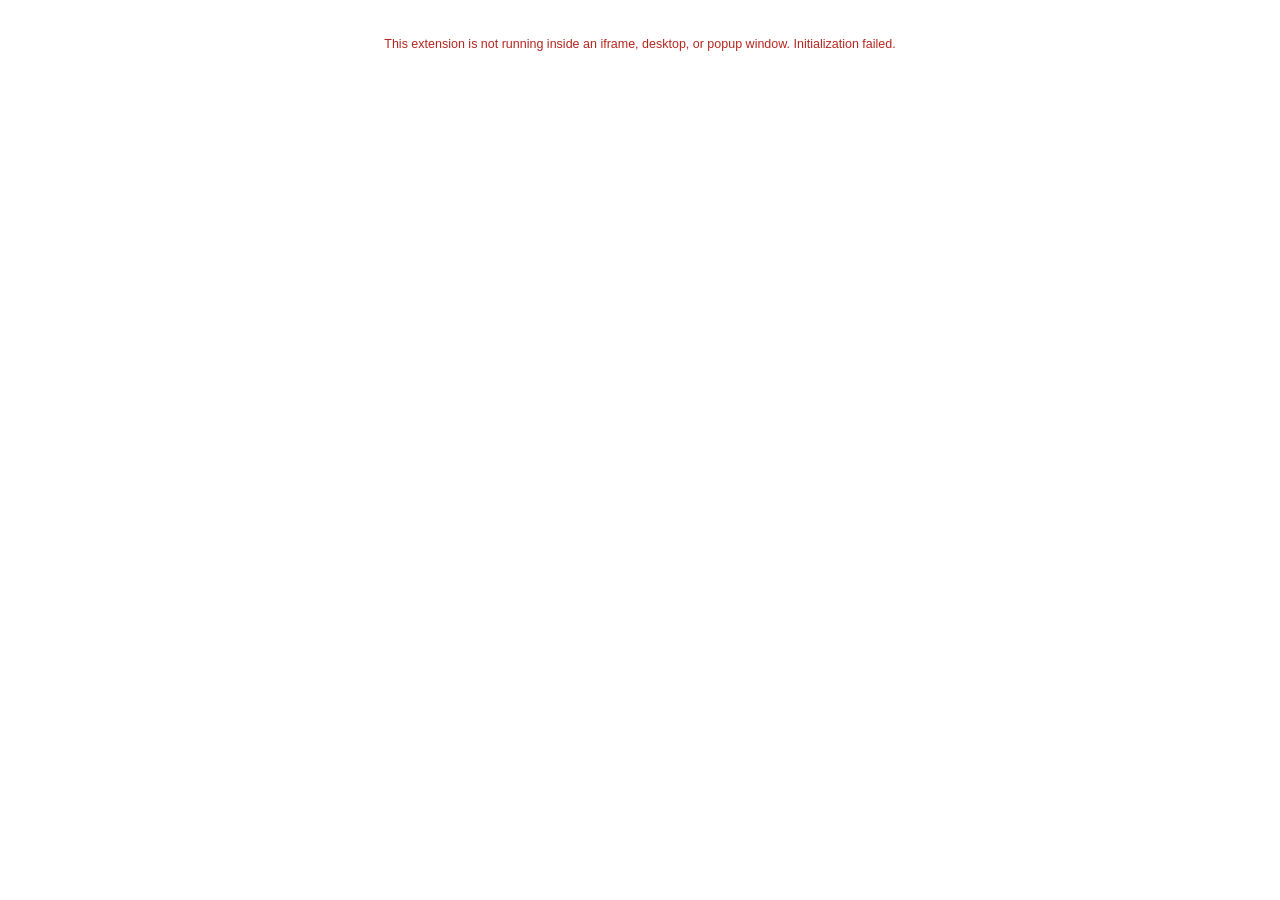
<file: extensions/kpi-tile/index.html>
<!doctype html>
<html lang="en">
  <head>
    <meta charset="UTF-8" />
    <meta name="viewport" content="width=device-width, initial-scale=1.0" />
    <title>KPI Tile</title>
    <script src="./tableau.extensions.1.latest.min.js"></script>
    <script type="module" crossorigin src="./assets/main-BfFcm1NG.js"></script>
    <link rel="modulepreload" crossorigin href="./assets/KPICard-CTC-KUFE.js">
    <link rel="stylesheet" crossorigin href="./assets/KPICard-B3XkQHEs.css">
    <link rel="stylesheet" crossorigin href="./assets/main-DZ1dmiAV.css">
  </head>
  <body>
    <div id="root"></div>
  </body>
</html>
</file>
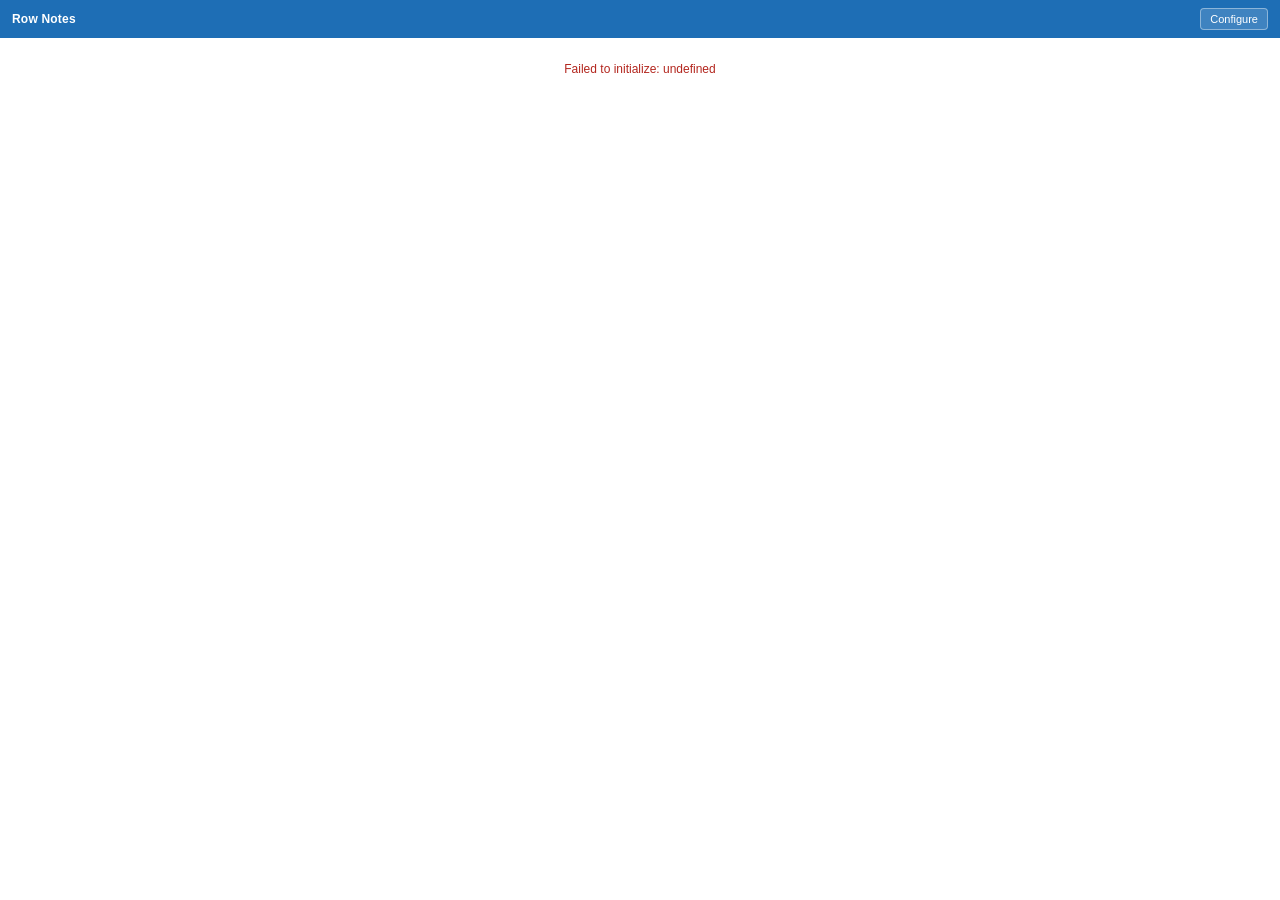
<file: extensions/row-notes/index.html>
<!DOCTYPE html>
<html lang="en">
<head>
  <meta charset="UTF-8">
  <meta name="viewport" content="width=device-width, initial-scale=1.0">
  <title>Row Notes</title>
  <script src="./tableau.extensions.1.latest.min.js"></script>
  <style>
    *, *::before, *::after { box-sizing: border-box; margin: 0; padding: 0; }
    body {
      font-family: -apple-system, BlinkMacSystemFont, 'Segoe UI', Roboto, sans-serif;
      font-size: 12px;
      color: #1a1a1a;
      background: #fff;
      height: 100vh;
      overflow: hidden;
    }
    #app { display: flex; flex-direction: column; height: 100vh; }

    .header {
      background: #1e6eb5;
      color: #fff;
      padding: 8px 12px;
      flex-shrink: 0;
      display: flex;
      align-items: center;
      justify-content: space-between;
      gap: 8px;
    }
    .header h1 { font-size: 12px; font-weight: 700; letter-spacing: .2px; }
    .header .status { font-size: 10px; opacity: .85; }
    .header button {
      background: rgba(255,255,255,.15);
      color: #fff;
      border: 1px solid rgba(255,255,255,.4);
      border-radius: 4px;
      padding: 4px 9px;
      font-size: 11px;
      cursor: pointer;
    }
    .header button:hover { background: rgba(255,255,255,.28); }

    .content { flex: 1; overflow: auto; }

    .warning {
      background: #fff6e5;
      color: #8a5a00;
      font-size: 11px;
      padding: 6px 10px;
      border-bottom: 1px solid #f0ddb0;
    }

    table { border-collapse: collapse; width: 100%; table-layout: fixed; }
    thead th {
      position: sticky; top: 0; z-index: 1;
      background: #f6f7f9;
      border-bottom: 1px solid #dde1e7;
      text-align: left;
      padding: 6px 10px 6px 8px;
      font-size: 10px;
      font-weight: 700;
      text-transform: uppercase;
      letter-spacing: .3px;
      color: #555;
      white-space: nowrap;
      overflow: hidden;
      text-overflow: ellipsis;
    }
    thead th.new-col { background: #eaf2fb; color: #1e6eb5; }
    thead th { cursor: grab; }
    thead th.dragging { opacity: .5; }
    .resize-handle {
      position: absolute;
      right: -3px;
      top: 0;
      width: 6px;
      height: 100%;
      cursor: col-resize;
      z-index: 2;
    }
    .resize-handle:hover, .resize-handle.active { background: rgba(30,110,181,.4); }
    tbody td {
      padding: 4px 8px;
      border-bottom: 1px solid #eef0f3;
      white-space: nowrap;
      overflow: hidden;
      text-overflow: ellipsis;
    }
    tbody tr:hover td { background: #fafbfc; }
    input[type=text].cell-input {
      width: 100%;
      padding: 4px 6px;
      border: 1px solid #ccd1d9;
      border-radius: 3px;
      font-size: 12px;
      font-family: inherit;
    }
    input[type=text].cell-input:focus { border-color: #1e6eb5; outline: none; }
    select.cell-select {
      width: 100%;
      padding: 4px 6px;
      border: 1px solid #ccd1d9;
      border-radius: 3px;
      font-size: 12px;
      font-family: inherit;
      background: #fff;
    }
    td.new-col { background: #f9fcff; }

    .empty-state, .error-state {
      padding: 24px 16px;
      text-align: center;
      color: #666;
    }
    .error-state { color: #b3261e; }
    .empty-state button, .error-state button {
      margin-top: 10px;
      padding: 7px 14px;
      background: #1e6eb5;
      color: #fff;
      border: none;
      border-radius: 4px;
      cursor: pointer;
      font-size: 12px;
    }
  </style>
</head>
<body>
  <div id="app">
    <div class="header">
      <h1 id="title">Row Notes</h1>
      <span class="status" id="status"></span>
      <button id="configureBtn">Configure</button>
    </div>
    <div class="content" id="content">
      <div class="empty-state">Loading...</div>
    </div>
  </div>

  <script>
    let dashboard;
    let boundWs = null;
    let resizingToken = null;
    let headerDragToken = null;
    let lastConfigRaw = '';

    // config.columnOrder: array of tokens, each "src:<fieldName>" or "custom:<id>"
    // config.customColumns: { [id]: { id, label, type: 'text'|'select', options?: string[], optionColors?: { [option]: hex } } }
    // config.sourceAliases: { [sourceFieldName]: displayLabel }
    // config.title: optional custom extension title
    let config = { worksheet: '', keyField: '', title: '', columnOrder: [], customColumns: {}, sourceAliases: {} };
    let columnWidths = {};   // { [token]: pixelWidth }
    let rowData = {};        // { [rowKey]: { [customColumnId]: value } }

    // Cache of the last fetched worksheet data, so header-drag reordering can
    // re-render instantly without an extra getSummaryDataAsync round trip per step.
    let lastFieldNames = [];
    let lastRows = [];
    let lastKeyIdx = -1;

    let saveTimer = null;
    const dirtyCells = new Set(); // "rowKey::colId" tags with an unsaved local edit in flight

    const content = document.getElementById('content');

    function setStatus(text) {
      document.getElementById('status').textContent = text || '';
    }

    function escapeHtml(str) {
      const d = document.createElement('div');
      d.textContent = str == null ? '' : String(str);
      return d.innerHTML;
    }

    function tokenId(token) {
      return 'col_' + token.replace(/[^a-zA-Z0-9]/g, '_');
    }

    function colLabel(token) {
      if (token.startsWith('src:')) {
        const field = token.slice(4);
        return (config.sourceAliases && config.sourceAliases[field]) || field;
      }
      const def = config.customColumns[token.slice(7)];
      return def ? def.label : token;
    }

    function selectColor(def, value) {
      return (value && def.optionColors && def.optionColors[value]) || '';
    }

    function colWidth(token) {
      if (columnWidths[token] != null) return columnWidths[token];
      if (token.startsWith('src:')) return 140;
      const def = config.customColumns[token.slice(7)];
      return def && def.type === 'select' ? 110 : 160;
    }

    function isConfigured() {
      return !!(config.worksheet && config.keyField && config.columnOrder.length);
    }

    function loadConfig() {
      const s = tableau.extensions.settings.getAll();
      lastConfigRaw = s.config || '';
      let parsed = {};
      try { parsed = s.config ? JSON.parse(s.config) : {}; } catch (_) { parsed = {}; }
      config = {
        worksheet: parsed.worksheet || '',
        keyField: parsed.keyField || '',
        title: parsed.title || '',
        columnOrder: Array.isArray(parsed.columnOrder) ? parsed.columnOrder : [],
        customColumns: (parsed.customColumns && typeof parsed.customColumns === 'object') ? parsed.customColumns : {},
        sourceAliases: (parsed.sourceAliases && typeof parsed.sourceAliases === 'object') ? parsed.sourceAliases : {},
      };
      try { columnWidths = s.columnWidths ? JSON.parse(s.columnWidths) : {}; } catch (_) { columnWidths = {}; }
      try { rowData = s.rowData ? JSON.parse(s.rowData) : {}; } catch (_) { rowData = {}; }
    }

    function renderUnconfigured(message) {
      content.innerHTML =
        '<div class="empty-state">' +
        escapeHtml(message || 'This extension has not been configured yet.') +
        '<br><button id="configureNow">Configure</button></div>';
      document.getElementById('configureNow').addEventListener('click', openConfigure);
    }

    function renderError(message) {
      content.innerHTML = '<div class="error-state">' + escapeHtml(message) + '</div>';
    }

    function bindWorksheetEvents() {
      if (boundWs) {
        boundWs.removeEventListener(tableau.TableauEventType.FilterChanged, loadAndRender);
        boundWs.removeEventListener(tableau.TableauEventType.SummaryDataChanged, loadAndRender);
        boundWs = null;
      }
      if (!config.worksheet) return;
      const ws = dashboard.worksheets.find(w => w.name === config.worksheet);
      if (!ws) return;
      ws.addEventListener(tableau.TableauEventType.FilterChanged, loadAndRender);
      ws.addEventListener(tableau.TableauEventType.SummaryDataChanged, loadAndRender);
      boundWs = ws;
    }

    async function loadAndRender() {
      if (!isConfigured()) { renderUnconfigured(); return; }

      const ws = dashboard.worksheets.find(w => w.name === config.worksheet);
      if (!ws) {
        renderUnconfigured('Configured worksheet "' + config.worksheet + '" was not found on this dashboard. It may have been renamed or removed.');
        return;
      }

      let table;
      try {
        table = await ws.getSummaryDataAsync({ ignoreSelection: true });
      } catch (e) {
        renderError('Could not read data from "' + config.worksheet + '": ' + e.message);
        return;
      }

      const fieldNames = table.columns.map(c => c.fieldName);
      const keyIdx = fieldNames.indexOf(config.keyField);
      if (keyIdx === -1) {
        renderUnconfigured('Configured row identifier field "' + config.keyField + '" is no longer available on "' + config.worksheet + '".');
        return;
      }

      document.getElementById('title').textContent = config.title || ('Row Notes — ' + config.worksheet);

      if (table.totalRowCount === 0) {
        content.innerHTML = '<div class="empty-state">No rows to show (check filters on "' + config.worksheet + '").</div>';
        return;
      }

      const rows = table.data.map(r => r.map(cell => cell.formattedValue));
      lastFieldNames = fieldNames;
      lastRows = rows;
      lastKeyIdx = keyIdx;

      renderFromColumnOrder();
    }

    function renderFromColumnOrder() {
      const missingSource = [];
      const tokens = config.columnOrder.filter(t => {
        if (t.startsWith('src:')) {
          const ok = lastFieldNames.includes(t.slice(4));
          if (!ok) missingSource.push(t.slice(4));
          return ok;
        }
        return !!config.customColumns[t.slice(7)];
      });
      renderTable(lastRows, lastKeyIdx, lastFieldNames, tokens, missingSource);
    }

    function renderTable(rows, keyIdx, fieldNames, tokens, missingSource) {
      const seenKeys = new Set();

      let html = '';
      if (missingSource.length) {
        html += '<div class="warning">Hidden — no longer on this worksheet: ' +
          missingSource.map(escapeHtml).join(', ') + '</div>';
      }

      html += '<table><colgroup>' +
        tokens.map(t => '<col id="' + tokenId(t) + '" style="width:' + colWidth(t) + 'px">').join('') +
        '</colgroup><thead><tr>';
      tokens.forEach(t => {
        const cls = t.startsWith('custom:') ? ' class="new-col"' : '';
        html += '<th' + cls + ' data-token="' + t + '">' + escapeHtml(colLabel(t)) +
          '<div class="resize-handle" data-token="' + t + '"></div></th>';
      });
      html += '</tr></thead><tbody>';

      rows.forEach(cells => {
        const key = cells[keyIdx];
        if (seenKeys.has(key)) return; // guard against a non-unique key field
        seenKeys.add(key);
        const savedRow = rowData[key] || {};

        html += '<tr data-key="' + escapeHtml(key) + '">';
        tokens.forEach(t => {
          if (t.startsWith('src:')) {
            const idx = fieldNames.indexOf(t.slice(4));
            html += '<td>' + escapeHtml(cells[idx]) + '</td>';
            return;
          }
          const id = t.slice(7);
          const def = config.customColumns[id];
          const val = savedRow[id] || '';
          if (def.type === 'select') {
            const opts = def.options || [];
            const bg = selectColor(def, val);
            html += '<td class="new-col"><select class="cell-select" data-row-key="' + escapeHtml(key) +
              '" data-col-id="' + id + '"' + (bg ? ' style="background-color:' + bg + '"' : '') +
              '><option value=""' + (val === '' ? ' selected' : '') + '>—</option>' +
              opts.map(o => {
                const optBg = def.optionColors && def.optionColors[o];
                return '<option value="' + escapeHtml(o) + '"' + (val === o ? ' selected' : '') +
                  (optBg ? ' style="background-color:' + optBg + '"' : '') + '>' + escapeHtml(o) + '</option>';
              }).join('') +
              '</select></td>';
          } else {
            html += '<td class="new-col"><input type="text" class="cell-input" data-row-key="' + escapeHtml(key) +
              '" data-col-id="' + id + '" value="' + escapeHtml(val) + '"></td>';
          }
        });
        html += '</tr>';
      });
      html += '</tbody></table>';

      content.innerHTML = html;
    }

    function onEdit(e) {
      const key = e.target.getAttribute('data-row-key');
      const colId = e.target.getAttribute('data-col-id');
      if (!rowData[key]) rowData[key] = {};
      rowData[key][colId] = e.target.value;
      if (e.target.classList.contains('cell-select')) {
        e.target.style.backgroundColor = selectColor(config.customColumns[colId], e.target.value);
      }
      dirtyCells.add(key + '::' + colId);
      scheduleSave();
    }

    function scheduleSave() {
      setStatus('Editing...');
      clearTimeout(saveTimer);
      saveTimer = setTimeout(persist, 600);
    }

    async function persist() {
      setStatus('Saving...');
      try {
        tableau.extensions.settings.set('rowData', JSON.stringify(rowData));
        tableau.extensions.settings.set('columnWidths', JSON.stringify(columnWidths));
        await tableau.extensions.settings.saveAsync();
        dirtyCells.clear();
        setStatus('Saved');
        setTimeout(() => setStatus(''), 1500);
      } catch (e) {
        setStatus('Save failed: ' + e.message);
      }
    }

    function mergeIncomingRowData(s) {
      let incoming = {};
      try { incoming = s.rowData ? JSON.parse(s.rowData) : {}; } catch (_) { return; }

      const active = document.activeElement;
      const activeKey = active && active.getAttribute && active.getAttribute('data-row-key');
      const activeColId = active && active.getAttribute && active.getAttribute('data-col-id');

      Object.keys(incoming).forEach(key => {
        const incomingCols = incoming[key] || {};
        Object.keys(incomingCols).forEach(colId => {
          if (dirtyCells.has(key + '::' + colId)) return;
          if (!rowData[key]) rowData[key] = {};
          rowData[key][colId] = incomingCols[colId];
          if (key === activeKey && colId === activeColId) return;
          const el = content.querySelector(
            '[data-row-key="' + CSS.escape(key) + '"][data-col-id="' + CSS.escape(colId) + '"]'
          );
          if (!el) return;
          el.value = incomingCols[colId] || '';
          if (el.classList.contains('cell-select')) {
            el.style.backgroundColor = selectColor(config.customColumns[colId], el.value);
          }
        });
      });
    }

    function mergeIncomingColumnWidths(s) {
      let incoming = {};
      try { incoming = s.columnWidths ? JSON.parse(s.columnWidths) : {}; } catch (_) { return; }
      Object.keys(incoming).forEach(token => {
        if (resizingToken === token) return; // don't fight an active local drag
        columnWidths[token] = incoming[token];
        const colEl = document.getElementById(tokenId(token));
        if (colEl) colEl.style.width = incoming[token] + 'px';
      });
    }

    function onSettingsChanged() {
      const s = tableau.extensions.settings.getAll();
      const incomingConfigRaw = s.config || '';
      if (incomingConfigRaw !== lastConfigRaw) {
        loadConfig();
        bindWorksheetEvents();
        loadAndRender();
        return;
      }
      mergeIncomingRowData(s);
      mergeIncomingColumnWidths(s);
    }

    function startResize(e, token) {
      const colEl = document.getElementById(tokenId(token));
      if (!colEl) return;
      resizingToken = token;
      const startX = e.clientX;
      const startWidth = colEl.offsetWidth || colWidth(token);
      e.target.classList.add('active');

      function onMove(ev) {
        const w = Math.max(50, startWidth + (ev.clientX - startX));
        colEl.style.width = w + 'px';
      }
      function onUp() {
        document.removeEventListener('mousemove', onMove);
        document.removeEventListener('mouseup', onUp);
        e.target.classList.remove('active');
        columnWidths[token] = parseInt(colEl.style.width, 10);
        resizingToken = null;
        scheduleSave();
      }
      document.addEventListener('mousemove', onMove);
      document.addEventListener('mouseup', onUp);
      e.preventDefault();
    }

    async function persistConfig() {
      setStatus('Saving...');
      try {
        const payload = JSON.stringify(config);
        lastConfigRaw = payload;
        tableau.extensions.settings.set('config', payload);
        await tableau.extensions.settings.saveAsync();
        setStatus('Saved');
        setTimeout(() => setStatus(''), 1500);
      } catch (e) {
        setStatus('Save failed: ' + e.message);
      }
    }

    // Same mouse-based drag pattern as column resize/config-dialog reorder:
    // live-reorders as the cursor crosses into another header, then persists once on mouseup.
    function startHeaderDrag(e, token) {
      headerDragToken = token;
      let moved = false;
      const startTh = content.querySelector('th[data-token="' + CSS.escape(token) + '"]');
      if (startTh) startTh.classList.add('dragging');
      document.body.style.cursor = 'grabbing';

      function onMove(ev) {
        const el = document.elementFromPoint(ev.clientX, ev.clientY);
        const targetTh = el && el.closest && el.closest('th');
        if (!targetTh) return;
        const targetToken = targetTh.getAttribute('data-token');
        if (!targetToken || targetToken === headerDragToken) return;
        const newOrder = config.columnOrder.filter(t => t !== headerDragToken);
        const idx = newOrder.indexOf(targetToken);
        if (idx === -1) return;
        newOrder.splice(idx, 0, headerDragToken);
        config.columnOrder = newOrder;
        moved = true;
        renderFromColumnOrder();
        const th2 = content.querySelector('th[data-token="' + CSS.escape(headerDragToken) + '"]');
        if (th2) th2.classList.add('dragging');
      }
      function onUp() {
        document.removeEventListener('mousemove', onMove);
        document.removeEventListener('mouseup', onUp);
        document.body.style.cursor = '';
        content.querySelectorAll('th.dragging').forEach(el => el.classList.remove('dragging'));
        headerDragToken = null;
        if (moved) persistConfig();
      }
      document.addEventListener('mousemove', onMove);
      document.addEventListener('mouseup', onUp);
      e.preventDefault();
    }

    async function openConfigure() {
      const payload = JSON.stringify({
        worksheet: config.worksheet,
        keyField: config.keyField,
        title: config.title,
        columnOrder: config.columnOrder,
        customColumns: config.customColumns,
        sourceAliases: config.sourceAliases,
      });
      try {
        const result = await tableau.extensions.ui.displayDialogAsync(
          './config.html', payload, { height: 620, width: 560 }
        );
        if (!result) return;
        const parsed = JSON.parse(result);
        tableau.extensions.settings.set('config', JSON.stringify({
          worksheet: parsed.worksheet,
          keyField: parsed.keyField,
          title: parsed.title,
          columnOrder: parsed.columnOrder,
          customColumns: parsed.customColumns,
          sourceAliases: parsed.sourceAliases,
        }));
        await tableau.extensions.settings.saveAsync();
        loadConfig();
        bindWorksheetEvents();
        await loadAndRender();
      } catch (e) {
        // user cancelled the dialog - ErrorCodes.DialogClosedByUser - nothing to do
      }
    }

    async function init() {
      await tableau.extensions.initializeAsync({ configure: openConfigure });
      dashboard = tableau.extensions.dashboardContent.dashboard;
      loadConfig();
      bindWorksheetEvents();
      await loadAndRender();

      document.getElementById('configureBtn').addEventListener('click', openConfigure);
      tableau.extensions.settings.addEventListener(
        tableau.TableauEventType.SettingsChanged, onSettingsChanged
      );

      content.addEventListener('input', e => {
        if (e.target.classList.contains('cell-input')) onEdit(e);
      });
      content.addEventListener('change', e => {
        if (e.target.classList.contains('cell-select')) onEdit(e);
      });
      content.addEventListener('mousedown', e => {
        const handle = e.target.closest('.resize-handle');
        if (handle) { startResize(e, handle.getAttribute('data-token')); return; }
        const th = e.target.closest('th');
        if (th) startHeaderDrag(e, th.getAttribute('data-token'));
      });
    }

    init().catch(e => renderError('Failed to initialize: ' + e.message));
  </script>
</body>
</html>
</file>
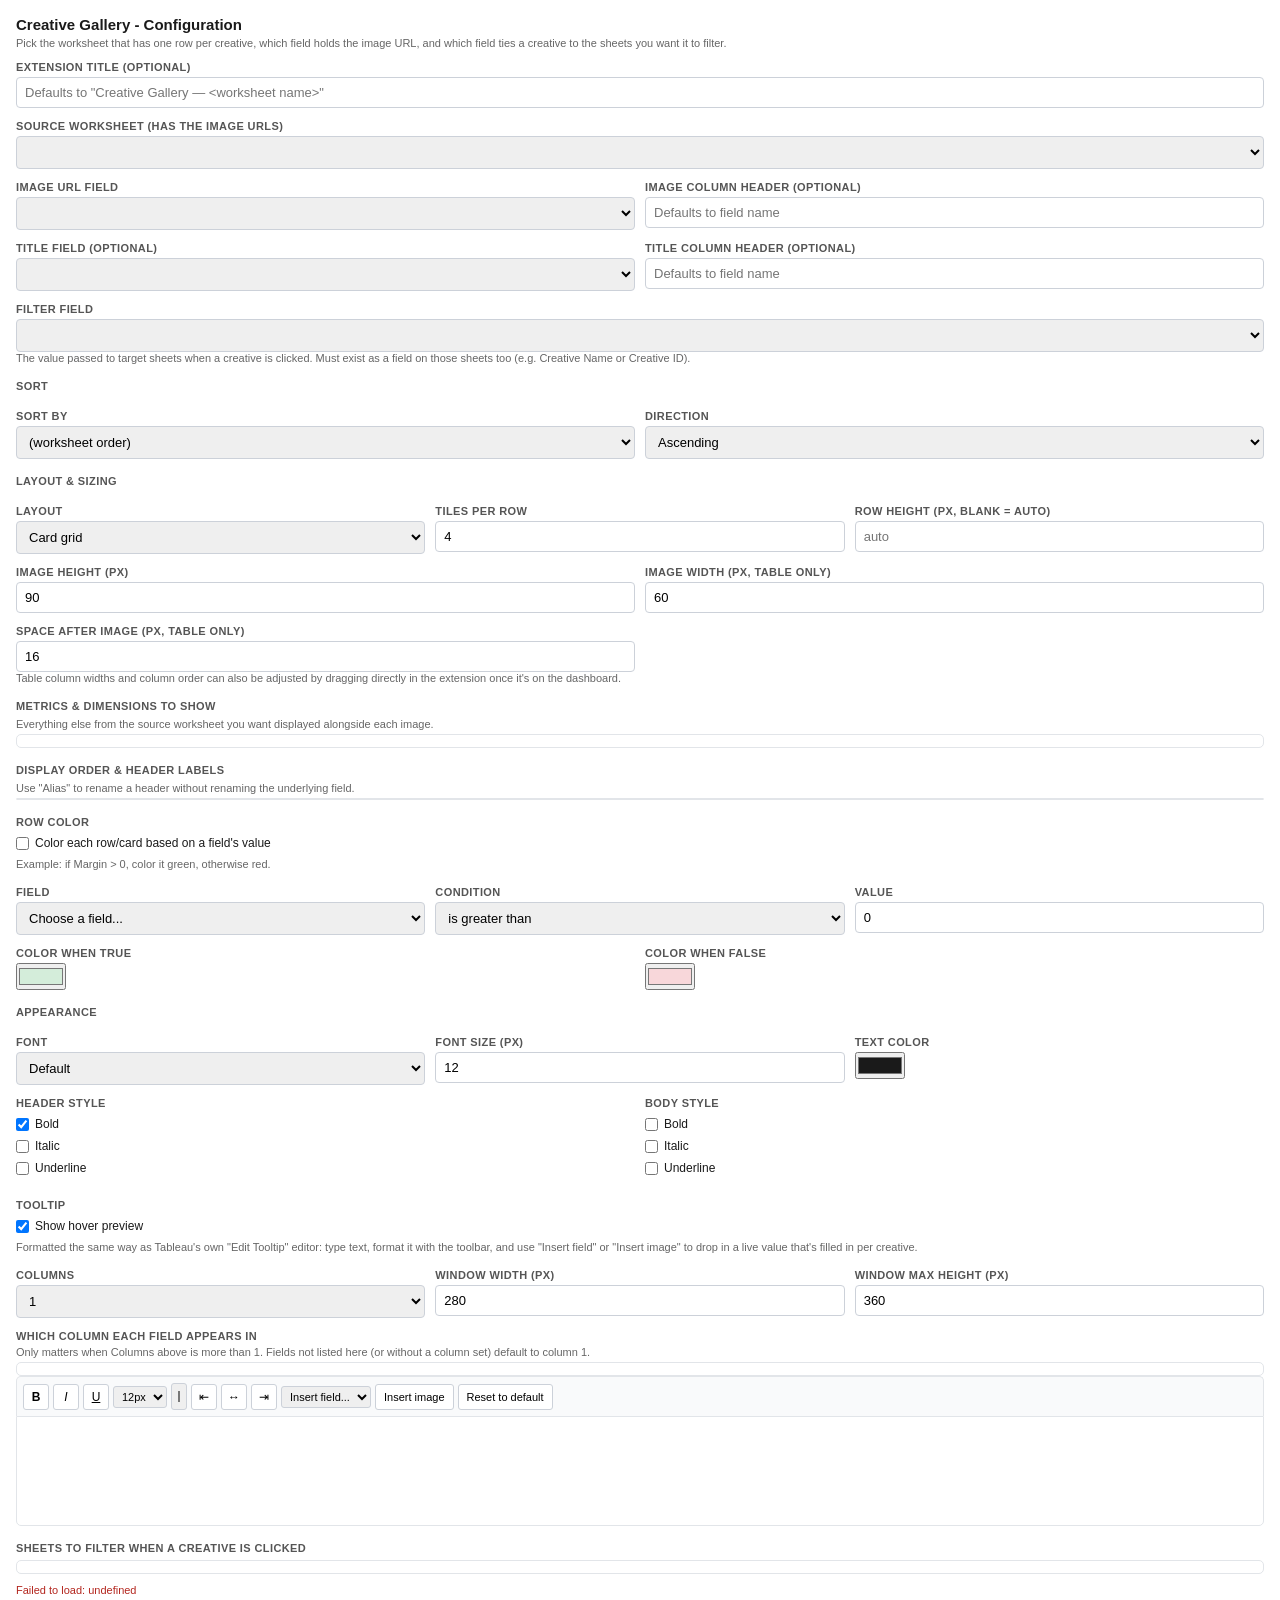
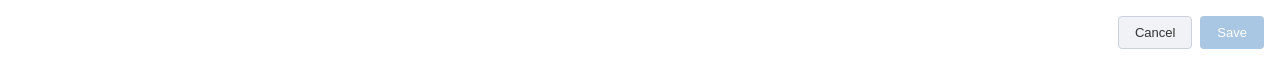
<file: extensions/creative-gallery/config.html>
<!DOCTYPE html>
<html lang="en">
<head>
  <meta charset="UTF-8">
  <meta name="viewport" content="width=device-width, initial-scale=1.0">
  <title>Creative Gallery - Configure</title>
  <script src="./tableau.extensions.1.latest.min.js"></script>
  <style>
    *, *::before, *::after { box-sizing: border-box; margin: 0; padding: 0; }
    body {
      font-family: -apple-system, BlinkMacSystemFont, 'Segoe UI', Roboto, sans-serif;
      font-size: 13px;
      color: #1a1a1a;
      background: #fff;
      padding: 16px;
    }
    h1 { font-size: 15px; margin-bottom: 4px; }
    h2 {
      font-size: 11px; font-weight: 700; text-transform: uppercase; letter-spacing: .4px;
      color: #555; margin: 16px 0 6px;
    }
    p.hint { font-size: 11px; color: #666; margin-bottom: 4px; }
    label {
      display: block;
      font-size: 11px;
      font-weight: 600;
      text-transform: uppercase;
      letter-spacing: .4px;
      color: #555;
      margin: 12px 0 4px;
    }
    select, input[type=text], input[type=number] {
      width: 100%;
      padding: 7px 8px;
      border: 1px solid #ccd1d9;
      border-radius: 4px;
      font-size: 13px;
      font-family: inherit;
    }
    .row { display: flex; gap: 10px; }
    .row > div { flex: 1; }

    .box {
      border: 1px solid #e2e5e9;
      border-radius: 5px;
      max-height: 140px;
      overflow-y: auto;
      padding: 6px 8px;
    }
    .box label.checkbox {
      display: flex; align-items: center; gap: 6px;
      font-size: 12px; font-weight: 400; text-transform: none; letter-spacing: 0;
      color: #1a1a1a; margin: 4px 0; cursor: pointer;
    }
    .box label.checkbox input { width: auto; }

    label.checkbox-inline {
      display: flex; align-items: center; gap: 6px;
      font-size: 12px; font-weight: 400; text-transform: none; letter-spacing: 0;
      color: #1a1a1a; margin: 8px 0; cursor: pointer;
    }
    label.checkbox-inline input { width: auto; }

    .order-list { border: 1px solid #e2e5e9; border-radius: 5px; }
    .order-item {
      display: flex; align-items: center; gap: 6px;
      padding: 6px 8px;
      border-bottom: 1px solid #eef0f3;
      font-size: 12px;
    }
    .order-item:last-child { border-bottom: none; }
    .order-item .label { flex: 1; }
    .order-item button {
      background: none; border: 1px solid #ccd1d9; border-radius: 3px;
      width: 22px; height: 22px; cursor: pointer; font-size: 11px; color: #444;
    }
    .order-item button:disabled { opacity: .3; cursor: default; }
    .order-item button.remove { color: #b3261e; border-color: #e6b8b4; }
    .alias-editor {
      background: #f9fafb;
      border-top: 1px dashed #dde1e7;
      padding: 8px;
    }

    .tt-toolbar {
      display: flex; flex-wrap: wrap; gap: 4px; align-items: center;
      border: 1px solid #e2e5e9; border-bottom: none; border-radius: 5px 5px 0 0;
      padding: 6px; background: #f9fafb;
    }
    .tt-toolbar button {
      background: #fff; border: 1px solid #ccd1d9; border-radius: 3px;
      width: 26px; height: 26px; cursor: pointer; font-size: 12px;
    }
    .tt-toolbar button:hover { background: #eef2f7; }
    .tt-toolbar button#ttInsertImage, .tt-toolbar button#ttReset { width: auto; padding: 0 8px; font-size: 11px; }
    .tt-toolbar select, .tt-toolbar input[type=color] {
      padding: 3px 4px; border: 1px solid #ccd1d9; border-radius: 3px; font-size: 11px; width: auto;
    }
    .tt-editor {
      border: 1px solid #e2e5e9; border-radius: 0 0 5px 5px;
      min-height: 110px; max-height: 220px; overflow-y: auto;
      padding: 8px; font-size: 12px; line-height: 1.5; outline: none; background: #fff;
    }
    .tt-editor .tt-field {
      display: inline-block; background: #eaf2fb; color: #1e6eb5;
      border-radius: 3px; padding: 0 4px; font-size: 11px; margin: 0 1px; cursor: default;
    }
    .tt-editor .tt-field-image { background: #eafbf0; color: #1a8a4a; }

    .col-assign-row {
      display: flex; align-items: center; gap: 8px;
      font-size: 12px; margin: 4px 0;
    }
    .col-assign-row .name { flex: 1; }
    .col-assign-row select { width: auto; padding: 3px 6px; font-size: 11px; }

    .actions {
      margin-top: 20px;
      display: flex;
      justify-content: flex-end;
      gap: 8px;
    }
    button.primary, button.secondary {
      padding: 8px 16px;
      border-radius: 4px;
      border: 1px solid transparent;
      font-size: 13px;
      cursor: pointer;
    }
    button.primary { background: #1e6eb5; color: #fff; }
    button.primary:disabled { background: #a9c6e2; cursor: not-allowed; }
    button.secondary { background: #f0f2f5; color: #333; border-color: #ccd1d9; }
    .error { color: #b3261e; font-size: 11px; margin-top: 10px; }
  </style>
</head>
<body>
  <h1>Creative Gallery - Configuration</h1>
  <p class="hint">Pick the worksheet that has one row per creative, which field holds the image URL, and which field ties a creative to the sheets you want it to filter.</p>

  <label for="extTitle">Extension title (optional)</label>
  <input type="text" id="extTitle" placeholder='Defaults to "Creative Gallery — &lt;worksheet name&gt;"'>

  <label for="worksheet">Source worksheet (has the image URLs)</label>
  <select id="worksheet"></select>

  <div class="row">
    <div>
      <label for="imageField">Image URL field</label>
      <select id="imageField"></select>
    </div>
    <div>
      <label for="imageAlias">Image column header (optional)</label>
      <input type="text" id="imageAlias" placeholder="Defaults to field name">
    </div>
  </div>

  <div class="row">
    <div>
      <label for="titleField">Title field (optional)</label>
      <select id="titleField"></select>
    </div>
    <div>
      <label for="titleAlias">Title column header (optional)</label>
      <input type="text" id="titleAlias" placeholder="Defaults to field name">
    </div>
  </div>

  <label for="filterField">Filter field</label>
  <select id="filterField"></select>
  <p class="hint">The value passed to target sheets when a creative is clicked. Must exist as a field on those sheets too (e.g. Creative Name or Creative ID).</p>

  <h2>Sort</h2>
  <div class="row">
    <div>
      <label for="sortField">Sort by</label>
      <select id="sortField"><option value="">(worksheet order)</option></select>
    </div>
    <div>
      <label for="sortDirection">Direction</label>
      <select id="sortDirection">
        <option value="asc">Ascending</option>
        <option value="desc">Descending</option>
      </select>
    </div>
  </div>

  <h2>Layout &amp; sizing</h2>
  <div class="row">
    <div>
      <label for="layout">Layout</label>
      <select id="layout">
        <option value="card">Card grid</option>
        <option value="table">Table</option>
      </select>
    </div>
    <div id="columnsWrap">
      <label for="columns">Tiles per row</label>
      <input type="number" id="columns" min="2" max="8" value="4">
    </div>
    <div id="rowHeightWrap">
      <label for="rowHeight">Row height (px, blank = auto)</label>
      <input type="number" id="rowHeight" min="20" max="300" placeholder="auto">
    </div>
  </div>
  <div class="row">
    <div>
      <label for="imageHeight">Image height (px)</label>
      <input type="number" id="imageHeight" min="20" max="400" value="90">
    </div>
    <div id="imageWidthWrap">
      <label for="imageWidth">Image width (px, table only)</label>
      <input type="number" id="imageWidth" min="20" max="400" value="60">
    </div>
  </div>
  <div class="row" id="imageCellPaddingWrap">
    <div>
      <label for="imageCellPadding">Space after image (px, table only)</label>
      <input type="number" id="imageCellPadding" min="0" max="120" value="16">
    </div>
    <div></div>
  </div>
  <p class="hint">Table column widths and column order can also be adjusted by dragging directly in the extension once it's on the dashboard.</p>

  <h2>Metrics &amp; dimensions to show</h2>
  <p class="hint">Everything else from the source worksheet you want displayed alongside each image.</p>
  <div class="box" id="fieldChecklist"></div>

  <h2>Display order &amp; header labels</h2>
  <p class="hint">Use "Alias" to rename a header without renaming the underlying field.</p>
  <div class="order-list" id="orderList"></div>

  <h2>Row color</h2>
  <label class="checkbox-inline"><input type="checkbox" id="rowColorEnabled"> Color each row/card based on a field's value</label>
  <div id="rowColorOptions">
    <p class="hint">Example: if Margin &gt; 0, color it green, otherwise red.</p>
    <div class="row">
      <div>
        <label for="rowColorField">Field</label>
        <select id="rowColorField"><option value="">Choose a field...</option></select>
      </div>
      <div>
        <label for="rowColorOperator">Condition</label>
        <select id="rowColorOperator">
          <option value=">">is greater than</option>
          <option value=">=">is greater than or equal to</option>
          <option value="<">is less than</option>
          <option value="<=">is less than or equal to</option>
          <option value="==">equals</option>
          <option value="!=">does not equal</option>
        </select>
      </div>
      <div>
        <label for="rowColorThreshold">Value</label>
        <input type="number" id="rowColorThreshold" value="0">
      </div>
    </div>
    <div class="row">
      <div>
        <label for="rowColorTrue">Color when true</label>
        <input type="color" id="rowColorTrue" value="#d4edda">
      </div>
      <div>
        <label for="rowColorFalse">Color when false</label>
        <input type="color" id="rowColorFalse" value="#f8d7da">
      </div>
    </div>
  </div>

  <h2>Appearance</h2>
  <div class="row">
    <div>
      <label for="fontFamily">Font</label>
      <select id="fontFamily">
        <option value="">Default</option>
        <option value="Arial, Helvetica, sans-serif">Arial</option>
        <option value="Georgia, 'Times New Roman', serif">Georgia (serif)</option>
        <option value="'Courier New', monospace">Courier New (monospace)</option>
        <option value="Verdana, Tahoma, sans-serif">Verdana</option>
      </select>
    </div>
    <div>
      <label for="fontSize">Font size (px)</label>
      <input type="number" id="fontSize" min="9" max="24" value="12">
    </div>
    <div>
      <label for="textColor">Text color</label>
      <input type="color" id="textColor" value="#1a1a1a">
    </div>
  </div>
  <div class="row">
    <div>
      <label>Header style</label>
      <label class="checkbox-inline"><input type="checkbox" id="headerBold" checked> Bold</label>
      <label class="checkbox-inline"><input type="checkbox" id="headerItalic"> Italic</label>
      <label class="checkbox-inline"><input type="checkbox" id="headerUnderline"> Underline</label>
    </div>
    <div>
      <label>Body style</label>
      <label class="checkbox-inline"><input type="checkbox" id="bodyBold"> Bold</label>
      <label class="checkbox-inline"><input type="checkbox" id="bodyItalic"> Italic</label>
      <label class="checkbox-inline"><input type="checkbox" id="bodyUnderline"> Underline</label>
    </div>
  </div>

  <h2>Tooltip</h2>
  <label class="checkbox-inline"><input type="checkbox" id="tooltipEnabled" checked> Show hover preview</label>
  <div id="tooltipOptions">
    <p class="hint">Formatted the same way as Tableau's own "Edit Tooltip" editor: type text, format it with the
      toolbar, and use "Insert field" or "Insert image" to drop in a live value that's filled in per creative.</p>
    <div class="row">
      <div>
        <label for="ttColumns">Columns</label>
        <select id="ttColumns">
          <option value="1">1</option>
          <option value="2">2</option>
          <option value="3">3</option>
          <option value="4">4</option>
        </select>
      </div>
      <div>
        <label for="ttWidth">Window width (px)</label>
        <input type="number" id="ttWidth" min="150" max="800" value="280">
      </div>
      <div>
        <label for="ttMaxHeight">Window max height (px)</label>
        <input type="number" id="ttMaxHeight" min="100" max="800" value="360">
      </div>
    </div>
    <div id="tooltipColumnAssignWrap">
      <label>Which column each field appears in</label>
      <p class="hint">Only matters when Columns above is more than 1. Fields not listed here
        (or without a column set) default to column 1.</p>
      <div class="box" id="tooltipColumnAssign"></div>
    </div>
    <div class="tt-toolbar">
      <button type="button" data-cmd="bold" title="Bold"><b>B</b></button>
      <button type="button" data-cmd="italic" title="Italic"><i>I</i></button>
      <button type="button" data-cmd="underline" title="Underline"><u>U</u></button>
      <select id="ttFontSize" title="Font size">
        <option value="8">8px</option>
        <option value="9">9px</option>
        <option value="10">10px</option>
        <option value="11">11px</option>
        <option value="12" selected>12px</option>
      </select>
      <input type="color" id="ttColor" title="Text color" value="#1a1a1a">
      <button type="button" data-cmd="justifyLeft" title="Align left">&#8676;</button>
      <button type="button" data-cmd="justifyCenter" title="Align center">&#8596;</button>
      <button type="button" data-cmd="justifyRight" title="Align right">&#8677;</button>
      <select id="ttInsertField" title="Insert field"><option value="">Insert field...</option></select>
      <button type="button" id="ttInsertImage">Insert image</button>
      <button type="button" id="ttReset">Reset to default</button>
    </div>
    <div class="tt-editor" id="ttEditor" contenteditable="true"></div>
  </div>

  <h2>Sheets to filter when a creative is clicked</h2>
  <div class="box" id="targetChecklist"></div>

  <div id="error" class="error"></div>

  <div class="actions">
    <button class="secondary" id="cancelBtn">Cancel</button>
    <button class="primary" id="saveBtn" disabled>Save</button>
  </div>

  <script>
    let dashboard;
    let fieldNames = [];
    let title = '';
    let imageField = '';
    let imageAlias = '';
    let titleField = '';
    let titleAlias = '';
    let filterField = '';
    let sortField = '';
    let sortDirection = 'asc';
    let layout = 'card';
    let columns = 4;
    let rowHeight = '';
    let imageHeight = 90;
    let imageWidth = 60;
    let imageCellPadding = 16;
    let displayFields = [];
    let fieldAliases = {};
    let targetWorksheets = [];
    let editingField = null;
    let tooltipEnabled = true;
    let tooltipTemplate = '';
    let tooltipColumns = 1;
    let tooltipWidth = 280;
    let tooltipMaxHeight = 360;
    let tooltipFieldColumns = {};
    let rowColorEnabled = false;
    let rowColorField = '';
    let rowColorOperator = '>';
    let rowColorThreshold = 0;
    let rowColorTrue = '#d4edda';
    let rowColorFalse = '#f8d7da';
    let fontFamily = '';
    let fontSize = 12;
    let textColor = '#1a1a1a';
    let headerBold = true;
    let headerItalic = false;
    let headerUnderline = false;
    let bodyBold = false;
    let bodyItalic = false;
    let bodyUnderline = false;

    function showError(msg) { document.getElementById('error').textContent = msg || ''; }

    function escapeHtml(str) {
      const d = document.createElement('div');
      d.textContent = str == null ? '' : String(str);
      return d.innerHTML;
    }

    function fillSelect(sel, options, current, withNone) {
      sel.innerHTML = (withNone ? '<option value="">(none)</option>' : '') +
        options.map(f => '<option value="' + escapeHtml(f) + '">' + escapeHtml(f) + '</option>').join('');
      if (current && options.includes(current)) sel.value = current;
    }

    function renderTargetChecklist() {
      const box = document.getElementById('targetChecklist');
      const wsName = document.getElementById('worksheet').value;
      const candidates = dashboard.worksheets.filter(w => w.name !== wsName);
      box.innerHTML = candidates.map(w => {
        const checked = targetWorksheets.includes(w.name);
        return '<label class="checkbox"><input type="checkbox" data-name="' + escapeHtml(w.name) +
          '" ' + (checked ? 'checked' : '') + '>' + escapeHtml(w.name) + '</label>';
      }).join('') || '<span class="hint">No other sheets on this dashboard.</span>';
    }

    function renderFieldChecklist() {
      const box = document.getElementById('fieldChecklist');
      const candidates = fieldNames.filter(f => f !== imageField);
      box.innerHTML = candidates.map(f => {
        const checked = displayFields.includes(f);
        return '<label class="checkbox"><input type="checkbox" data-field="' + escapeHtml(f) +
          '" ' + (checked ? 'checked' : '') + '>' + escapeHtml(f) + '</label>';
      }).join('') || '<span class="hint">No other fields on this worksheet.</span>';
    }

    function updateTooltipOptionsVisibility() {
      document.getElementById('tooltipOptions').style.display = tooltipEnabled ? '' : 'none';
    }

    function updateTooltipColumnAssignVisibility() {
      document.getElementById('tooltipColumnAssignWrap').style.display = tooltipColumns > 1 ? '' : 'none';
    }

    function renderTooltipColumnAssign() {
      const box = document.getElementById('tooltipColumnAssign');
      if (!displayFields.length) {
        box.innerHTML = '<span class="hint">No metrics/dimensions selected yet.</span>';
        return;
      }
      box.innerHTML = displayFields.map(f => {
        const current = Math.max(1, Math.min(tooltipColumns, tooltipFieldColumns[f] || 1));
        const opts = [];
        for (let c = 1; c <= tooltipColumns; c++) {
          opts.push('<option value="' + c + '"' + (c === current ? ' selected' : '') + '>' + c + '</option>');
        }
        return '<div class="col-assign-row"><span class="name">' + escapeHtml(fieldAliases[f] || f) +
          '</span><select data-tt-col-field="' + escapeHtml(f) + '">' + opts.join('') + '</select></div>';
      }).join('');
    }

    function fieldChip(field) {
      return '<span class="tt-field" data-tt-field="' + escapeHtml(field) + '" contenteditable="false">&lt;' +
        escapeHtml(field) + '&gt;</span>';
    }

    function imageChip() {
      return '<span class="tt-field tt-field-image" data-tt-image="1" contenteditable="false">[Image]</span>';
    }

    // document.execCommand('fontSize', ...) only accepts legacy size levels (1-7), not exact
    // px - the standard workaround is to mark the selection with the rarely-used level 7,
    // then swap the resulting <font size="7"> for a <span style="font-size:Npx"> ourselves.
    function applyExactFontSize(px) {
      document.execCommand('fontSize', false, '7');
      document.getElementById('ttEditor').querySelectorAll('font[size="7"]').forEach(el => {
        const span = document.createElement('span');
        span.style.fontSize = px + 'px';
        while (el.firstChild) span.appendChild(el.firstChild);
        el.replaceWith(span);
      });
    }

    function buildDefaultTemplate() {
      let html = '';
      if (imageField) html += '<div>' + imageChip() + '</div>';
      if (titleField) html += '<div><b>' + fieldChip(titleField) + '</b></div>';
      displayFields.forEach(f => {
        html += '<div>' + escapeHtml(fieldAliases[f] || f) + ': ' + fieldChip(f) + '</div>';
      });
      return html;
    }

    function renderInsertFieldOptions() {
      const sel = document.getElementById('ttInsertField');
      sel.innerHTML = '<option value="">Insert field...</option>' +
        fieldNames.map(f => '<option value="' + escapeHtml(f) + '">' + escapeHtml(f) + '</option>').join('');
    }

    function syncTooltipTemplateFromEditor() {
      tooltipTemplate = document.getElementById('ttEditor').innerHTML;
    }

    function renderOrderList() {
      const list = document.getElementById('orderList');
      if (!displayFields.length) {
        list.innerHTML = '<div class="order-item"><span class="hint">Nothing selected yet.</span></div>';
        return;
      }
      list.innerHTML = displayFields.map((f, i) => {
        const atTop = i === 0, atBottom = i === displayFields.length - 1;
        let row = '<div class="order-item" data-field="' + escapeHtml(f) + '">' +
          '<button type="button" data-action="top" data-index="' + i + '" title="Move to first" ' + (atTop ? 'disabled' : '') + '>&#10514;</button>' +
          '<button type="button" data-action="up" data-index="' + i + '" title="Move up" ' + (atTop ? 'disabled' : '') + '>&uarr;</button>' +
          '<button type="button" data-action="down" data-index="' + i + '" title="Move down" ' + (atBottom ? 'disabled' : '') + '>&darr;</button>' +
          '<button type="button" data-action="bottom" data-index="' + i + '" title="Move to last" ' + (atBottom ? 'disabled' : '') + '>&#10515;</button>' +
          '<span class="label">' + escapeHtml(fieldAliases[f] || f) + '</span>' +
          '<button type="button" data-action="edit" data-field="' + escapeHtml(f) + '">Alias</button>' +
          '<button type="button" class="remove" data-action="remove" data-field="' + escapeHtml(f) + '" title="Remove field">Remove</button>' +
          '</div>';
        if (editingField === f) {
          row += '<div class="alias-editor"><input type="text" data-alias-for="' + escapeHtml(f) +
            '" value="' + escapeHtml(fieldAliases[f] || '') + '" placeholder="Header label for ' + escapeHtml(f) + '"></div>';
        }
        return row;
      }).join('');
    }

    function updateSizingVisibility() {
      document.getElementById('columnsWrap').style.display = layout === 'card' ? '' : 'none';
      document.getElementById('rowHeightWrap').style.display = layout === 'table' ? '' : 'none';
      document.getElementById('imageWidthWrap').style.display = layout === 'table' ? '' : 'none';
      document.getElementById('imageCellPaddingWrap').style.display = layout === 'table' ? '' : 'none';
    }

    function updateRowColorOptionsVisibility() {
      document.getElementById('rowColorOptions').style.display = rowColorEnabled ? '' : 'none';
    }

    function renderRowColorFieldOptions() {
      fillSelect(document.getElementById('rowColorField'), fieldNames, rowColorField, true);
      rowColorField = document.getElementById('rowColorField').value;
    }

    function updateSaveEnabled() {
      const wsName = document.getElementById('worksheet').value;
      document.getElementById('saveBtn').disabled = !(wsName && imageField && filterField);
    }

    async function onWorksheetChange(preserve) {
      const wsName = document.getElementById('worksheet').value;
      const ws = dashboard.worksheets.find(w => w.name === wsName);
      showError('');
      if (!ws) { fieldNames = []; return; }

      let table;
      try {
        table = await ws.getSummaryDataAsync({ ignoreSelection: true, maxRows: 1 });
      } catch (e) {
        showError('Could not read columns from that worksheet: ' + e.message);
        return;
      }
      fieldNames = table.columns.map(c => c.fieldName);

      fillSelect(document.getElementById('imageField'), fieldNames, preserve ? imageField : '', false);
      fillSelect(document.getElementById('titleField'), fieldNames, preserve ? titleField : '', true);
      fillSelect(document.getElementById('filterField'), fieldNames, preserve ? filterField : '', false);
      fillSelect(document.getElementById('sortField'), fieldNames, preserve ? sortField : '', true);

      imageField = document.getElementById('imageField').value;
      titleField = document.getElementById('titleField').value;
      filterField = document.getElementById('filterField').value;
      sortField = document.getElementById('sortField').value;

      if (!preserve) { targetWorksheets = []; displayFields = []; fieldAliases = {}; tooltipFieldColumns = {}; }
      else {
        displayFields = displayFields.filter(f => fieldNames.includes(f) && f !== imageField);
        Object.keys(tooltipFieldColumns).forEach(f => { if (!displayFields.includes(f)) delete tooltipFieldColumns[f]; });
      }

      renderTargetChecklist();
      renderFieldChecklist();
      renderOrderList();
      renderInsertFieldOptions();
      renderRowColorFieldOptions();
      renderTooltipColumnAssign();
      if (!preserve) tooltipTemplate = buildDefaultTemplate();
      document.getElementById('ttEditor').innerHTML = tooltipTemplate;
      updateSaveEnabled();
    }

    async function init() {
      const openPayload = await tableau.extensions.initializeDialogAsync();
      dashboard = tableau.extensions.dashboardContent.dashboard;

      const wsSelect = document.getElementById('worksheet');
      dashboard.worksheets.forEach(ws => {
        const opt = document.createElement('option');
        opt.value = ws.name;
        opt.textContent = ws.name;
        wsSelect.appendChild(opt);
      });

      let existing = null;
      try { existing = openPayload ? JSON.parse(openPayload) : null; } catch (_) {}

      if (existing && existing.worksheet && dashboard.worksheets.some(w => w.name === existing.worksheet)) {
        wsSelect.value = existing.worksheet;
      }
      title = (existing && existing.title) || '';
      imageField = (existing && existing.imageField) || '';
      imageAlias = (existing && existing.imageAlias) || '';
      titleField = (existing && existing.titleField) || '';
      titleAlias = (existing && existing.titleAlias) || '';
      filterField = (existing && existing.filterField) || '';
      sortField = (existing && existing.sortField) || '';
      sortDirection = (existing && existing.sortDirection) || 'asc';
      layout = (existing && existing.layout) || 'card';
      columns = (existing && existing.columns) || 4;
      rowHeight = (existing && existing.rowHeight) || '';
      imageHeight = (existing && existing.imageHeight) || 90;
      imageWidth = (existing && existing.imageWidth) || 60;
      imageCellPadding = (existing && existing.imageCellPadding != null) ? existing.imageCellPadding : 16;
      displayFields = Array.isArray(existing && existing.displayFields) ? existing.displayFields : [];
      fieldAliases = (existing && existing.fieldAliases && typeof existing.fieldAliases === 'object') ? existing.fieldAliases : {};
      targetWorksheets = (existing && existing.targetWorksheets) || [];
      const rc = (existing && existing.rowColor) || {};
      rowColorEnabled = !!rc.enabled;
      rowColorField = rc.field || '';
      rowColorOperator = rc.operator || '>';
      rowColorThreshold = rc.threshold != null ? rc.threshold : 0;
      rowColorTrue = rc.trueColor || '#d4edda';
      rowColorFalse = rc.falseColor || '#f8d7da';
      const st = (existing && existing.style) || {};
      fontFamily = st.fontFamily || '';
      fontSize = st.fontSize || 12;
      textColor = st.textColor || '#1a1a1a';
      headerBold = st.headerBold !== false;
      headerItalic = !!st.headerItalic;
      headerUnderline = !!st.headerUnderline;
      bodyBold = !!st.bodyBold;
      bodyItalic = !!st.bodyItalic;
      bodyUnderline = !!st.bodyUnderline;
      const t = (existing && existing.tooltip) || {};
      tooltipEnabled = t.enabled !== false;
      tooltipColumns = t.columns || 1;
      tooltipWidth = t.width || 280;
      tooltipMaxHeight = t.maxHeight || 360;
      tooltipFieldColumns = (t.fieldColumns && typeof t.fieldColumns === 'object') ? { ...t.fieldColumns } : {};
      if (typeof t.template === 'string' && t.template) {
        tooltipTemplate = t.template;
      } else if (t.showImage !== undefined || t.showTitle !== undefined || Array.isArray(t.fields)) {
        // Migrate the older checkbox-based tooltip config to an equivalent template.
        let html = '';
        if (t.showImage !== false && imageField) html += '<div>' + imageChip() + '</div>';
        if (t.showTitle !== false && titleField) html += '<div><b>' + fieldChip(titleField) + '</b></div>';
        const fields = (Array.isArray(t.fields) && t.fields.length) ? t.fields : displayFields;
        fields.forEach(f => { html += '<div>' + escapeHtml(fieldAliases[f] || f) + ': ' + fieldChip(f) + '</div>'; });
        tooltipTemplate = html;
      } else {
        tooltipTemplate = '';
      }

      document.getElementById('extTitle').value = title;
      document.getElementById('imageAlias').value = imageAlias;
      document.getElementById('titleAlias').value = titleAlias;
      document.getElementById('sortDirection').value = sortDirection;
      document.getElementById('layout').value = layout;
      document.getElementById('columns').value = columns;
      document.getElementById('rowHeight').value = rowHeight;
      document.getElementById('imageHeight').value = imageHeight;
      document.getElementById('imageWidth').value = imageWidth;
      document.getElementById('imageCellPadding').value = imageCellPadding;
      document.getElementById('tooltipEnabled').checked = tooltipEnabled;
      document.getElementById('ttColumns').value = tooltipColumns;
      document.getElementById('ttWidth').value = tooltipWidth;
      document.getElementById('ttMaxHeight').value = tooltipMaxHeight;
      document.getElementById('rowColorEnabled').checked = rowColorEnabled;
      document.getElementById('rowColorOperator').value = rowColorOperator;
      document.getElementById('rowColorThreshold').value = rowColorThreshold;
      document.getElementById('rowColorTrue').value = rowColorTrue;
      document.getElementById('rowColorFalse').value = rowColorFalse;
      document.getElementById('fontFamily').value = fontFamily;
      document.getElementById('fontSize').value = fontSize;
      document.getElementById('textColor').value = textColor;
      document.getElementById('headerBold').checked = headerBold;
      document.getElementById('headerItalic').checked = headerItalic;
      document.getElementById('headerUnderline').checked = headerUnderline;
      document.getElementById('bodyBold').checked = bodyBold;
      document.getElementById('bodyItalic').checked = bodyItalic;
      document.getElementById('bodyUnderline').checked = bodyUnderline;
      updateSizingVisibility();
      updateTooltipOptionsVisibility();
      updateTooltipColumnAssignVisibility();
      updateRowColorOptionsVisibility();

      await onWorksheetChange(true);
      if (!tooltipTemplate) {
        tooltipTemplate = buildDefaultTemplate();
        document.getElementById('ttEditor').innerHTML = tooltipTemplate;
      }

      document.getElementById('extTitle').addEventListener('input', e => { title = e.target.value; });
      document.getElementById('imageAlias').addEventListener('input', e => { imageAlias = e.target.value; });
      document.getElementById('titleAlias').addEventListener('input', e => { titleAlias = e.target.value; });
      wsSelect.addEventListener('change', () => onWorksheetChange(false));
      document.getElementById('imageField').addEventListener('change', e => {
        imageField = e.target.value;
        displayFields = displayFields.filter(f => f !== imageField);
        renderFieldChecklist();
        renderOrderList();
        renderTooltipColumnAssign();
        updateSaveEnabled();
      });
      document.getElementById('titleField').addEventListener('change', e => { titleField = e.target.value; });
      document.getElementById('filterField').addEventListener('change', e => { filterField = e.target.value; updateSaveEnabled(); });
      document.getElementById('sortField').addEventListener('change', e => { sortField = e.target.value; });
      document.getElementById('sortDirection').addEventListener('change', e => { sortDirection = e.target.value; });
      document.getElementById('layout').addEventListener('change', e => { layout = e.target.value; updateSizingVisibility(); });
      document.getElementById('columns').addEventListener('input', e => {
        const n = parseInt(e.target.value, 10);
        columns = Number.isFinite(n) ? Math.min(8, Math.max(2, n)) : 4;
      });
      document.getElementById('rowHeight').addEventListener('input', e => {
        const n = parseInt(e.target.value, 10);
        rowHeight = Number.isFinite(n) ? n : '';
      });
      document.getElementById('imageHeight').addEventListener('input', e => {
        const n = parseInt(e.target.value, 10);
        imageHeight = Number.isFinite(n) ? n : 90;
      });
      document.getElementById('imageWidth').addEventListener('input', e => {
        const n = parseInt(e.target.value, 10);
        imageWidth = Number.isFinite(n) ? n : 60;
      });
      document.getElementById('imageCellPadding').addEventListener('input', e => {
        const n = parseInt(e.target.value, 10);
        imageCellPadding = Number.isFinite(n) ? n : 16;
      });
      document.getElementById('tooltipEnabled').addEventListener('change', e => {
        tooltipEnabled = e.target.checked;
        updateTooltipOptionsVisibility();
      });
      document.getElementById('rowColorEnabled').addEventListener('change', e => {
        rowColorEnabled = e.target.checked;
        updateRowColorOptionsVisibility();
      });
      document.getElementById('rowColorField').addEventListener('change', e => { rowColorField = e.target.value; });
      document.getElementById('rowColorOperator').addEventListener('change', e => { rowColorOperator = e.target.value; });
      document.getElementById('rowColorThreshold').addEventListener('input', e => {
        const n = parseFloat(e.target.value);
        rowColorThreshold = Number.isFinite(n) ? n : 0;
      });
      document.getElementById('rowColorTrue').addEventListener('input', e => { rowColorTrue = e.target.value; });
      document.getElementById('rowColorFalse').addEventListener('input', e => { rowColorFalse = e.target.value; });
      document.getElementById('fontFamily').addEventListener('change', e => { fontFamily = e.target.value; });
      document.getElementById('fontSize').addEventListener('input', e => {
        const n = parseInt(e.target.value, 10);
        fontSize = Number.isFinite(n) ? n : 12;
      });
      document.getElementById('textColor').addEventListener('input', e => { textColor = e.target.value; });
      document.getElementById('headerBold').addEventListener('change', e => { headerBold = e.target.checked; });
      document.getElementById('headerItalic').addEventListener('change', e => { headerItalic = e.target.checked; });
      document.getElementById('headerUnderline').addEventListener('change', e => { headerUnderline = e.target.checked; });
      document.getElementById('bodyBold').addEventListener('change', e => { bodyBold = e.target.checked; });
      document.getElementById('bodyItalic').addEventListener('change', e => { bodyItalic = e.target.checked; });
      document.getElementById('bodyUnderline').addEventListener('change', e => { bodyUnderline = e.target.checked; });

      const ttEditor = document.getElementById('ttEditor');
      document.querySelectorAll('.tt-toolbar button[data-cmd]').forEach(btn => {
        btn.addEventListener('click', () => {
          ttEditor.focus();
          document.execCommand(btn.getAttribute('data-cmd'), false, null);
          syncTooltipTemplateFromEditor();
        });
      });
      document.getElementById('ttFontSize').addEventListener('change', e => {
        ttEditor.focus();
        applyExactFontSize(e.target.value);
        syncTooltipTemplateFromEditor();
      });
      document.getElementById('ttColumns').addEventListener('change', e => {
        tooltipColumns = parseInt(e.target.value, 10) || 1;
        updateTooltipColumnAssignVisibility();
        renderTooltipColumnAssign();
      });
      document.getElementById('tooltipColumnAssign').addEventListener('change', e => {
        const field = e.target.getAttribute('data-tt-col-field');
        if (field == null) return;
        tooltipFieldColumns[field] = parseInt(e.target.value, 10) || 1;
      });
      document.getElementById('ttWidth').addEventListener('input', e => {
        const n = parseInt(e.target.value, 10);
        tooltipWidth = Number.isFinite(n) ? n : 280;
      });
      document.getElementById('ttMaxHeight').addEventListener('input', e => {
        const n = parseInt(e.target.value, 10);
        tooltipMaxHeight = Number.isFinite(n) ? n : 360;
      });
      document.getElementById('ttColor').addEventListener('input', e => {
        ttEditor.focus();
        document.execCommand('foreColor', false, e.target.value);
        syncTooltipTemplateFromEditor();
      });
      document.getElementById('ttInsertField').addEventListener('change', e => {
        const field = e.target.value;
        if (!field) return;
        ttEditor.focus();
        document.execCommand('insertHTML', false, fieldChip(field) + '&nbsp;');
        syncTooltipTemplateFromEditor();
        e.target.value = '';
      });
      document.getElementById('ttInsertImage').addEventListener('click', () => {
        if (!imageField) return;
        ttEditor.focus();
        document.execCommand('insertHTML', false, imageChip() + '<br>');
        syncTooltipTemplateFromEditor();
      });
      document.getElementById('ttReset').addEventListener('click', () => {
        tooltipTemplate = buildDefaultTemplate();
        ttEditor.innerHTML = tooltipTemplate;
      });
      ttEditor.addEventListener('input', syncTooltipTemplateFromEditor);

      document.getElementById('fieldChecklist').addEventListener('change', e => {
        const field = e.target.getAttribute('data-field');
        if (field == null) return;
        if (e.target.checked) {
          if (!displayFields.includes(field)) displayFields.push(field);
        } else {
          displayFields = displayFields.filter(f => f !== field);
          if (editingField === field) editingField = null;
          delete tooltipFieldColumns[field];
        }
        renderOrderList();
        renderTooltipColumnAssign();
      });

      document.getElementById('orderList').addEventListener('click', e => {
        const action = e.target.getAttribute('data-action');
        if (!action) return;
        if (action === 'up' || action === 'down') {
          const index = parseInt(e.target.getAttribute('data-index'), 10);
          const j = action === 'up' ? index - 1 : index + 1;
          if (j < 0 || j >= displayFields.length) return;
          [displayFields[index], displayFields[j]] = [displayFields[j], displayFields[index]];
          renderOrderList();
        } else if (action === 'top' || action === 'bottom') {
          const index = parseInt(e.target.getAttribute('data-index'), 10);
          const [field] = displayFields.splice(index, 1);
          if (action === 'top') displayFields.unshift(field);
          else displayFields.push(field);
          renderOrderList();
        } else if (action === 'edit') {
          const field = e.target.getAttribute('data-field');
          editingField = editingField === field ? null : field;
          renderOrderList();
        } else if (action === 'remove') {
          const field = e.target.getAttribute('data-field');
          displayFields = displayFields.filter(f => f !== field);
          if (editingField === field) editingField = null;
          delete tooltipFieldColumns[field];
          renderFieldChecklist();
          renderOrderList();
          renderTooltipColumnAssign();
        }
      });

      document.getElementById('orderList').addEventListener('input', e => {
        const field = e.target.getAttribute('data-alias-for');
        if (!field) return;
        if (e.target.value.trim()) fieldAliases[field] = e.target.value;
        else delete fieldAliases[field];
        // Update just the visible label in place instead of re-rendering the whole list -
        // replacing the <input> node mid-typing was resetting the cursor to position 0,
        // which made every new keystroke insert before the previous ones ("typing backwards").
        const item = document.querySelector('.order-item[data-field="' + CSS.escape(field) + '"]');
        if (item) {
          const labelEl = item.querySelector('.label');
          if (labelEl) labelEl.textContent = fieldAliases[field] || field;
        }
        renderTooltipColumnAssign();
      });

      document.getElementById('targetChecklist').addEventListener('change', e => {
        const name = e.target.getAttribute('data-name');
        if (name == null) return;
        if (e.target.checked) {
          if (!targetWorksheets.includes(name)) targetWorksheets.push(name);
        } else {
          targetWorksheets = targetWorksheets.filter(n => n !== name);
        }
      });

      document.getElementById('saveBtn').addEventListener('click', () => {
        const wsName = document.getElementById('worksheet').value;
        if (!wsName || !imageField || !filterField) {
          showError('Choose a worksheet, an image URL field, and a filter field.');
          return;
        }
        tableau.extensions.ui.closeDialog(JSON.stringify({
          worksheet: wsName,
          title,
          imageField,
          imageAlias,
          titleField,
          titleAlias,
          filterField,
          sortField,
          sortDirection,
          layout,
          columns,
          rowHeight,
          imageHeight,
          imageWidth,
          imageCellPadding,
          displayFields,
          fieldAliases,
          targetWorksheets,
          tooltip: {
            enabled: tooltipEnabled,
            template: tooltipTemplate,
            columns: tooltipColumns,
            width: tooltipWidth,
            maxHeight: tooltipMaxHeight,
            fieldColumns: tooltipFieldColumns,
          },
          rowColor: {
            enabled: rowColorEnabled,
            field: rowColorField,
            operator: rowColorOperator,
            threshold: rowColorThreshold,
            trueColor: rowColorTrue,
            falseColor: rowColorFalse,
          },
          style: {
            fontFamily,
            fontSize,
            textColor,
            headerBold,
            headerItalic,
            headerUnderline,
            bodyBold,
            bodyItalic,
            bodyUnderline,
          },
        }));
      });

      document.getElementById('cancelBtn').addEventListener('click', () => {
        tableau.extensions.ui.closeDialog('');
      });
    }

    init().catch(e => showError('Failed to load: ' + e.message));
  </script>
</body>
</html>
</file>
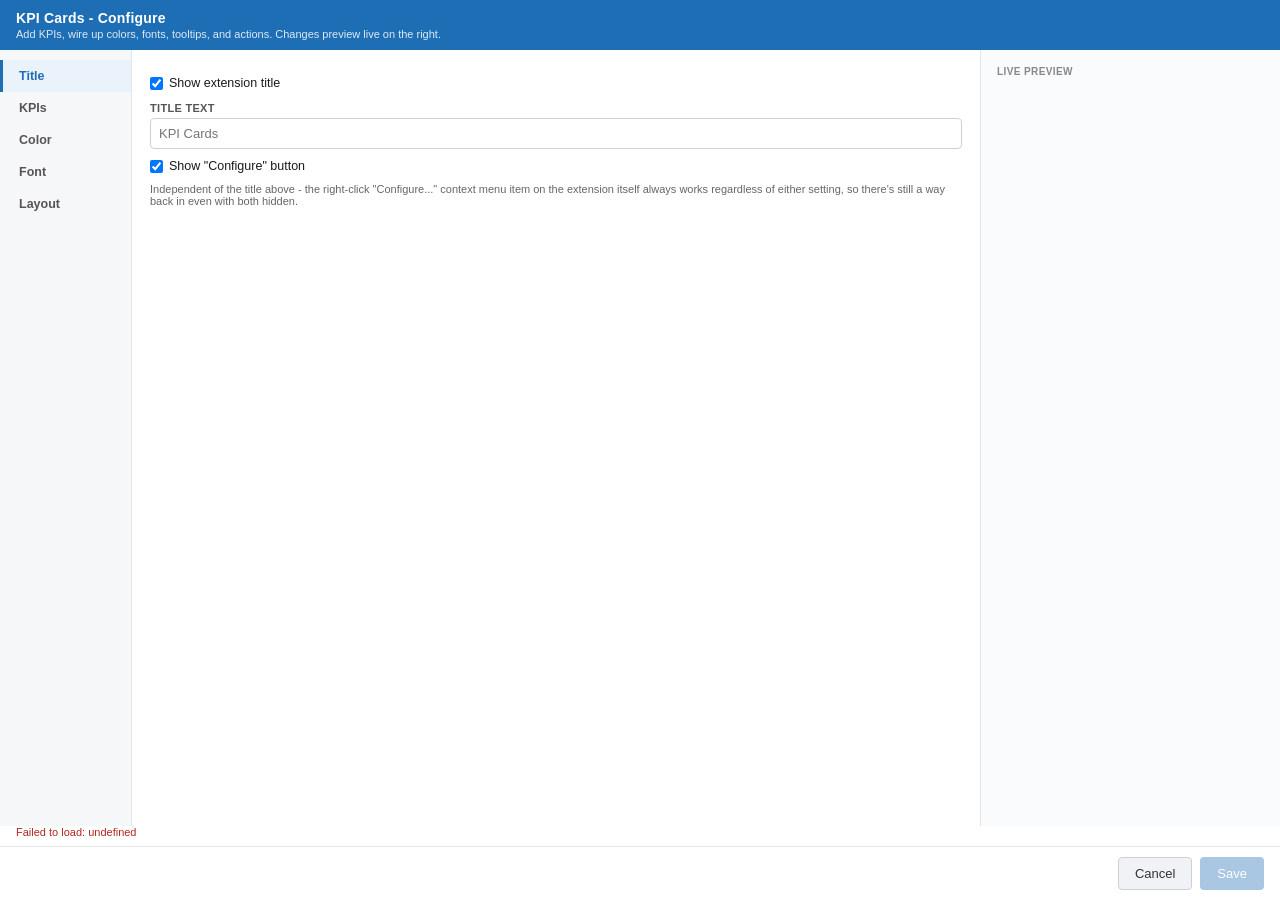
<file: extensions/kpi-cards/config.html>
<!DOCTYPE html>
<html lang="en">
<head>
<meta charset="UTF-8">
<meta name="viewport" content="width=device-width, initial-scale=1.0">
<title>KPI Cards - Configure</title>
<script src="./tableau.extensions.1.latest.min.js"></script>
<script src="./palettes.js"></script>
<style>
  *, *::before, *::after { box-sizing: border-box; margin: 0; padding: 0; }
  body {
    font-family: -apple-system, BlinkMacSystemFont, 'Segoe UI', Roboto, sans-serif;
    font-size: 13px;
    color: #1a1a1a;
    background: #fff;
    height: 100vh;
    overflow: hidden;
  }
  #app { display: flex; flex-direction: column; height: 100vh; }

  .topbar {
    background: #1e6eb5;
    color: #fff;
    padding: 10px 16px;
    flex-shrink: 0;
  }
  .topbar h1 { font-size: 14px; font-weight: 700; letter-spacing: .2px; }
  .topbar p { font-size: 11px; opacity: .85; margin-top: 2px; }

  .body { flex: 1; display: flex; min-height: 0; }

  .rail { width: 132px; flex-shrink: 0; background: #f6f7f9; border-right: 1px solid #e2e5e9; padding: 10px 0; }
  .rail button {
    display: block; width: 100%; text-align: left; padding: 9px 16px; border: none; background: none;
    font-size: 12.5px; font-weight: 600; color: #555; cursor: pointer; border-left: 3px solid transparent;
  }
  .rail button:hover { background: #eef1f4; }
  .rail button.active { color: #1e6eb5; background: #eaf2fb; border-left-color: #1e6eb5; }

  .panel { flex: 1; overflow-y: auto; padding: 16px 18px; min-width: 0; }
  .tabpane { display: none; }
  .tabpane.active { display: block; }

  .preview { width: 300px; flex-shrink: 0; background: #fafbfc; border-left: 1px solid #e2e5e9; padding: 16px; overflow-y: auto; }
  .preview h2 { font-size: 10px; text-transform: uppercase; letter-spacing: .4px; color: #888; margin-bottom: 10px; }
  #previewCards { display: flex; flex-direction: column; gap: 12px; }
  .preview-note { font-size: 10.5px; color: #999; margin-top: 8px; }

  h2.section { font-size: 11px; font-weight: 700; text-transform: uppercase; letter-spacing: .4px; color: #555; margin: 18px 0 8px; }
  h2.section:first-child { margin-top: 0; }
  h3.subsection { font-size: 10.5px; font-weight: 700; text-transform: uppercase; letter-spacing: .3px; color: #777; margin: 14px 0 6px; }
  h4.subsubsection { font-size: 10px; font-weight: 700; text-transform: uppercase; letter-spacing: .3px; color: #999; margin: 10px 0 5px; }
  p.hint { font-size: 11px; color: #666; margin: 2px 0 8px; }

  label.field-label {
    display: block; font-size: 11px; font-weight: 600; text-transform: uppercase; letter-spacing: .3px;
    color: #555; margin: 12px 0 4px;
  }
  label.field-label:first-of-type { margin-top: 0; }
  select, input[type=text], input[type=number] {
    width: 100%; padding: 7px 8px; border: 1px solid #ccd1d9; border-radius: 4px;
    font-size: 13px; font-family: inherit; background: #fff;
  }
  .row { display: flex; gap: 10px; }
  .row > div { flex: 1; }

  label.checkbox {
    display: flex; align-items: center; gap: 6px; font-size: 12.5px; font-weight: 400; color: #1a1a1a;
    margin: 10px 0; cursor: pointer;
  }
  label.checkbox input { width: auto; }

  .color-field { display: flex; align-items: center; gap: 8px; margin: 12px 0 4px; }
  .color-field label { flex: 1; margin: 0; font-size: 11px; font-weight: 600; text-transform: uppercase; letter-spacing: .3px; color: #555; }
  .color-field input[type=color] { width: 34px; height: 26px; padding: 0; border: 1px solid #ccd1d9; border-radius: 4px; cursor: pointer; }

  .color-swatches { display: flex; flex-wrap: wrap; gap: 4px; margin: 0 0 10px; }
  .color-swatches .swatch-pick {
    width: 16px; height: 16px; border-radius: 50%; border: 1px solid rgba(0,0,0,.15); padding: 0; cursor: pointer;
  }
  .color-swatches .swatch-pick:hover { transform: scale(1.15); }
  .color-swatches .swatch-pick.selected { outline: 2px solid #1e6eb5; outline-offset: 1px; }

  .palette-search { margin-bottom: 8px; }
  .palette-list { border: 1px solid #e2e5e9; border-radius: 5px; max-height: 260px; overflow-y: auto; }
  .palette-row { display: flex; align-items: center; gap: 8px; padding: 6px 10px; border-bottom: 1px solid #f0f1f3; cursor: pointer; }
  .palette-row:last-child { border-bottom: none; }
  .palette-row:hover { background: #f7fafd; }
  .palette-row.selected { background: #eaf2fb; }
  .palette-row .swatches { display: flex; gap: 2px; flex-shrink: 0; }
  .palette-row .swatch { width: 12px; height: 12px; border-radius: 50%; border: 1px solid rgba(0,0,0,.08); }
  .palette-row .pname { flex: 1; font-size: 11.5px; color: #333; overflow: hidden; text-overflow: ellipsis; white-space: nowrap; }
  .palette-row .ptype { font-size: 9px; text-transform: uppercase; letter-spacing: .3px; color: #999; flex-shrink: 0; }
  .palette-selected-label { font-size: 12px; margin-top: 8px; color: #333; }
  .palette-selected-label b { color: #1e6eb5; }

  .actions-bar {
    flex-shrink: 0; border-top: 1px solid #e2e5e9; padding: 10px 16px;
    display: flex; justify-content: flex-end; gap: 8px; background: #fff;
  }
  button.primary, button.secondary, button.tiny {
    padding: 8px 16px; border-radius: 4px; border: 1px solid transparent; font-size: 13px; cursor: pointer;
  }
  button.primary { background: #1e6eb5; color: #fff; }
  button.primary:disabled { background: #a9c6e2; cursor: not-allowed; }
  button.secondary { background: #f0f2f5; color: #333; border-color: #ccd1d9; }
  button.tiny { padding: 4px 9px; font-size: 11px; }
  .error { color: #b3261e; font-size: 11px; padding: 0 16px 8px; }

  /* ---- KPI list (add/remove, accordion) ---- */
  .add-kpi-btn {
    width: 100%; padding: 9px; border: 1px dashed #9fb8cc; border-radius: 5px; background: #f7fafd;
    color: #1e6eb5; font-size: 12.5px; font-weight: 600; cursor: pointer; margin-bottom: 12px;
  }
  .add-kpi-btn:hover { background: #eaf2fb; }
  .kpi-list { border: 1px solid #e2e5e9; border-radius: 6px; overflow: hidden; }
  .kpi-row {
    display: flex; align-items: center; gap: 8px; padding: 9px 10px; background: #fff;
    border-bottom: 1px solid #eef0f3; cursor: grab;
  }
  .kpi-row.dragging { opacity: .5; background: #eef4fb; }
  .kpi-row .drag-handle { color: #99a1ab; font-size: 14px; letter-spacing: -1px; user-select: none; }
  .kpi-row .kpi-name { flex: 1; font-size: 12.5px; font-weight: 600; overflow: hidden; text-overflow: ellipsis; white-space: nowrap; }
  .kpi-row .kpi-sub { font-size: 10.5px; color: #888; margin-left: 4px; }
  .kpi-row button { background: none; border: 1px solid #ccd1d9; border-radius: 3px; padding: 3px 8px; font-size: 11px; cursor: pointer; color: #444; }
  .kpi-row button.remove { color: #b3261e; border-color: #e6b8b4; }
  .kpi-editor { background: #fafbfc; border-bottom: 1px solid #e2e5e9; padding: 14px; }
  .kpi-list .kpi-row:last-child, .kpi-list .kpi-editor:last-child { border-bottom: none; }

  .mini-list { border: 1px solid #e2e5e9; border-radius: 5px; margin-bottom: 6px; }
  .mini-row { display: flex; gap: 6px; align-items: center; padding: 6px 8px; border-bottom: 1px solid #f0f1f3; }
  .mini-row:last-child { border-bottom: none; }
  .mini-row select, .mini-row input[type=text] { flex: 1; padding: 5px 6px; font-size: 12px; }
  .mini-row button { flex-shrink: 0; }
  .box { border: 1px solid #e2e5e9; border-radius: 5px; max-height: 130px; overflow-y: auto; padding: 6px 8px; }
  .box label.checkbox { margin: 4px 0; }

  .series-block { border: 1px solid #e2e5e9; border-radius: 6px; padding: 10px 10px 4px; margin-bottom: 10px; background: #fff; }
  .series-block.comparison { background: #fbfbfc; }

  /* ---- rich text tooltip editor ---- */
  .tt-toolbar { display: flex; align-items: center; gap: 4px; flex-wrap: wrap; border: 1px solid #ccd1d9; border-bottom: none; border-radius: 4px 4px 0 0; padding: 5px; background: #f6f7f9; }
  .tt-toolbar button { border: 1px solid #ccd1d9; background: #fff; border-radius: 3px; width: 24px; height: 24px; cursor: pointer; font-size: 12px; }
  .tt-toolbar button:hover { background: #eef1f4; }
  .tt-toolbar select { width: auto; padding: 3px 4px; font-size: 11px; }
  .tt-toolbar input[type=color] { width: 24px; height: 24px; padding: 0; border: 1px solid #ccd1d9; border-radius: 3px; cursor: pointer; }
  .tt-editor {
    border: 1px solid #ccd1d9; border-radius: 0 0 4px 4px; min-height: 70px; max-height: 160px; overflow-y: auto;
    padding: 8px; font-size: 12px; line-height: 1.5;
  }
  .tt-editor:focus { outline: 2px solid #cfe0f2; }
  .tt-field { display: inline-block; background: #eaf2fb; color: #1e6eb5; border-radius: 3px; padding: 0 4px; font-size: 11.5px; margin: 0 1px; }

  .actions { flex-shrink: 0; }

  /* --- KPI card rendering (shared visual spec with index.html) --- */
  .kpi-card { position: relative; display: flex; flex-direction: column; padding: 14px 14px 12px; overflow: hidden; }
  .kpi-card .accent-top { position: absolute; top: 0; left: 0; right: 0; height: 4px; }
  .kpi-card .accent-left { position: absolute; top: 0; left: 0; bottom: 0; width: 4px; }
  .kpi-card .k-label { font-size: 11px; text-transform: uppercase; letter-spacing: .3px; opacity: .7; margin-bottom: 4px; overflow: hidden; text-overflow: ellipsis; white-space: nowrap; }
  .kpi-card .k-value { font-weight: 700; line-height: 1.1; margin-bottom: 4px; overflow: hidden; text-overflow: ellipsis; white-space: nowrap; }
  .kpi-card .k-delta { font-size: 11px; font-weight: 600; display: inline-flex; align-items: center; gap: 3px; }
  .kpi-card .k-support { font-size: 10.5px; opacity: .75; margin-top: 3px; }
  .kpi-card .k-caption { font-size: 11px; margin-top: 8px; }
  .kpi-card .k-spark { display: block; width: 100%; height: 100%; }
  .k-body { display: flex; flex: 1 1 auto; min-height: 0; }
  .k-body.below { flex-direction: column; }
  .k-body.right { flex-direction: row; align-items: stretch; gap: 14px; }
  .k-body .k-main { flex: 0 0 auto; min-width: 0; }
  .k-spark-wrap.below { flex: 1 1 auto; min-height: 28px; margin-top: 6px; display: flex; align-items: stretch; }
  .k-spark-wrap.right { flex: 1 1 auto; min-width: 60px; display: flex; align-items: stretch; }
  .k-spark-inner { display: flex; flex-direction: column; flex: 1 1 auto; min-width: 0; min-height: 0; }
  .k-spark-row { display: flex; align-items: stretch; gap: 3px; flex: 1 1 auto; min-width: 0; min-height: 0; }
  .k-spark-row .k-spark { flex: 1 1 auto; min-width: 0; min-height: 0; width: auto; }
  .k-axis-y { flex: 0 0 auto; display: flex; flex-direction: column; justify-content: space-between; align-items: flex-end; text-align: right; font-size: 9px; line-height: 1; opacity: .55; }
  .k-axis-x { display: flex; justify-content: space-between; font-size: 9px; line-height: 1; opacity: .55; margin-top: 2px; flex: 0 0 auto; }
</style>
</head>
<body>
<div id="app">
  <div class="topbar">
    <h1 id="titlePreviewText">KPI Cards - Configure</h1>
    <p>Add KPIs, wire up colors, fonts, tooltips, and actions. Changes preview live on the right.</p>
  </div>

  <div class="body">
    <div class="rail">
      <button class="tabbtn active" data-tab="title">Title</button>
      <button class="tabbtn" data-tab="kpis">KPIs</button>
      <button class="tabbtn" data-tab="color">Color</button>
      <button class="tabbtn" data-tab="font">Font</button>
      <button class="tabbtn" data-tab="layout">Layout</button>
    </div>

    <div class="panel">
      <!-- TITLE TAB -->
      <div class="tabpane active" id="tab-title">
        <label class="checkbox"><input type="checkbox" id="showTitle" checked> Show extension title</label>
        <label class="field-label" for="extTitle">Title text</label>
        <input type="text" id="extTitle" placeholder="KPI Cards">

        <label class="checkbox"><input type="checkbox" id="showConfigureButton" checked> Show "Configure" button</label>
        <p class="hint">Independent of the title above - the right-click "Configure..." context menu item on the
          extension itself always works regardless of either setting, so there's still a way back in even with
          both hidden.</p>
      </div>

      <!-- KPIS TAB -->
      <div class="tabpane" id="tab-kpis">
        <button type="button" class="add-kpi-btn" id="addKpiBtn">+ Add KPI</button>
        <div class="kpi-list" id="kpiList"></div>
      </div>

      <!-- COLOR TAB -->
      <div class="tabpane" id="tab-color">
        <h2 class="section">Color mode</h2>
        <label class="field-label" for="colorMode">Apply colors</label>
        <select id="colorMode">
          <option value="uniform">The same, for every metric</option>
          <option value="individual">Customized individually per metric</option>
        </select>
        <p class="hint">"Individual" unlocks per-KPI color overrides (including conditional accent/sparkline color) in each KPI's own editor, on the Metrics tab.</p>

        <h2 class="section">Palette</h2>
        <p class="hint">Every custom palette from your Tableau Preferences.tps (428 palettes). Colors cycle across cards as an accent.</p>
        <input type="text" id="paletteSearch" class="palette-search" placeholder="Search palettes...">
        <div class="palette-list" id="paletteList"></div>
        <div class="palette-selected-label">Selected: <b id="paletteSelectedName">-</b></div>

        <label class="field-label" for="accentMode" style="margin-top:16px;">Accent placement</label>
        <select id="accentMode">
          <option value="top">Top bar</option>
          <option value="left">Left bar</option>
          <option value="value">Value text color</option>
          <option value="none">None</option>
        </select>

        <h2 class="section">Default status colors</h2>
        <p class="hint">Used by any KPI that hasn't overridden colors, and by cards with "Up is good" vs "Down is
          good" set per KPI in its own editor — these aren't hardcoded to red=bad/green=good.</p>
        <div class="color-field"><label for="positiveColor">"Good" color</label><input type="color" id="positiveColor" value="#1a8a4a"></div>
        <div class="color-swatches" data-target="positiveColor"></div>
        <div class="color-field"><label for="negativeColor">"Bad" color</label><input type="color" id="negativeColor" value="#b3261e"></div>
        <div class="color-swatches" data-target="negativeColor"></div>
        <label class="checkbox"><input type="checkbox" id="showTrendArrow" checked> Show trend arrow on delta</label>

        <label class="field-label" for="comparisonLabel">Comparison label text</label>
        <input type="text" id="comparisonLabel" placeholder="vs comparison">
        <p class="hint">Shown after the percent change, e.g. "12.3% up &lt;this text&gt;". Leave blank to hide it.</p>

        <h2 class="section">Card colors</h2>
        <label class="checkbox"><input type="checkbox" id="cardTransparent"> Transparent card background</label>
        <div class="color-field"><label for="cardBg">Card background</label><input type="color" id="cardBg" value="#ffffff"></div>
        <div class="color-swatches" data-target="cardBg"></div>
        <div class="color-field"><label for="cardText">Card text</label><input type="color" id="cardText" value="#1a1a1a"></div>
        <div class="color-swatches" data-target="cardText"></div>
      </div>

      <!-- FONT TAB -->
      <div class="tabpane" id="tab-font">
        <h2 class="section">Font family</h2>
        <label class="field-label" for="fontFamily">Family</label>
        <select id="fontFamily">
          <option value="-apple-system,BlinkMacSystemFont,'Segoe UI',Roboto,sans-serif">System Default</option>
          <optgroup label="Tableau">
            <option value="'Tableau Book',Arial,sans-serif">Tableau Book</option>
            <option value="'Tableau Medium',Arial,sans-serif">Tableau Medium</option>
            <option value="'Tableau Semibold',Arial,sans-serif">Tableau Semibold</option>
            <option value="'Tableau Bold',Arial,sans-serif">Tableau Bold</option>
            <option value="'Tableau Light',Arial,sans-serif">Tableau Light</option>
          </optgroup>
          <option value="Bahnschrift,'Segoe UI',sans-serif">Bahnschrift</option>
          <option value="Arial,sans-serif">Arial</option>
          <option value="'Helvetica Neue',Helvetica,sans-serif">Helvetica Neue</option>
          <option value="'Segoe UI',sans-serif">Segoe UI</option>
          <option value="Calibri,sans-serif">Calibri</option>
          <option value="Tahoma,sans-serif">Tahoma</option>
          <option value="Verdana,sans-serif">Verdana</option>
          <option value="'Trebuchet MS',sans-serif">Trebuchet MS</option>
          <option value="Georgia,serif">Georgia</option>
          <option value="'Times New Roman',serif">Times New Roman</option>
          <option value="'Courier New',monospace">Courier New</option>
        </select>
        <p class="hint">Tableau Book/Medium/Semibold/Bold/Light ship with Tableau Desktop and Server. Bahnschrift
          ships with Windows 10+. Viewers without the font installed see the fallback instead.</p>

        <h2 class="section">Sizes &amp; weight</h2>
        <div class="row">
          <div>
            <label class="field-label" for="valueFontSize">Value size (px)</label>
            <input type="number" id="valueFontSize" min="14" max="64" value="32">
          </div>
          <div>
            <label class="field-label" for="labelFontSize">Label size (px)</label>
            <input type="number" id="labelFontSize" min="8" max="20" value="11">
          </div>
        </div>
        <label class="field-label" for="valueFontWeight">Value weight</label>
        <select id="valueFontWeight">
          <option value="400">Regular</option>
          <option value="600">Semibold</option>
          <option value="700" selected>Bold</option>
          <option value="800">Extra Bold</option>
        </select>
      </div>

      <!-- LAYOUT TAB -->
      <div class="tabpane" id="tab-layout">
        <h2 class="section">Grid</h2>
        <label class="checkbox"><input type="checkbox" id="autoFitColumns" checked> Auto-fit columns to the extension window</label>
        <p class="hint">Cards automatically resize and reflow to make the best use of
          whatever space is available, based on how many are added — no empty gaps when
          there are only a couple, more per row as you add more. Turn off for manual
          control over exactly how many columns to show.</p>
        <div class="row">
          <div data-show-if-global="autoFitColumns:true">
            <label class="field-label" for="cardMinWidth">Minimum card width (px)</label>
            <input type="number" id="cardMinWidth" min="100" max="600" value="180">
          </div>
          <div data-show-if-global="autoFitColumns:false">
            <label class="field-label" for="cardsPerRow">Cards per row</label>
            <input type="number" id="cardsPerRow" min="1" max="8" value="4">
          </div>
          <div>
            <label class="field-label" for="cardGap">Card spacing (px)</label>
            <input type="number" id="cardGap" min="0" max="40" value="12">
          </div>
          <div>
            <label class="field-label" for="cardMinHeight">Card min height (px)</label>
            <input type="number" id="cardMinHeight" min="0" max="800" value="0" placeholder="0 = auto">
          </div>
        </div>

        <h2 class="section">Sparkline placement</h2>
        <label class="field-label" for="sparklinePosition">Position</label>
        <select id="sparklinePosition">
          <option value="below">Below the BAN</option>
          <option value="right">Right of the BAN</option>
        </select>

        <h2 class="section">Card style</h2>
        <label class="field-label" for="cardStyle">Style</label>
        <select id="cardStyle">
          <option value="flat">Flat</option>
          <option value="shadow" selected>Shadow</option>
          <option value="outlined">Outlined</option>
        </select>
        <label class="field-label" for="cornerRadius">Corner radius (px)</label>
        <input type="number" id="cornerRadius" min="0" max="24" value="8">
      </div>
    </div>

    <div class="preview">
      <h2>Live preview</h2>
      <div id="previewCards"></div>
      <div class="preview-note" id="previewNote"></div>
    </div>
  </div>

  <div id="error" class="error"></div>
  <div class="actions-bar">
    <button class="secondary" id="cancelBtn">Cancel</button>
    <button class="primary" id="saveBtn" disabled>Save</button>
  </div>
</div>

<script>
  let dashboard;
  let dashboardParameters = [];
  let cfg = defaultConfig();
  let openKpiId = null;       // id of the KPI whose editor is expanded
  let dragIndex = null;
  const fieldCache = {};      // worksheet name -> [{fieldName}] (memoized per session)
  let previewDebounce = null;

  function defaultConfig() {
    return {
      title: 'KPI Cards', showTitle: true, showConfigureButton: true,
      paletteName: (window.TABLEAU_PALETTES && window.TABLEAU_PALETTES.find(p => p.type === 'regular') || {}).name || '',
      accentMode: 'top',
      // 'uniform' = every card uses these shared colors, per-KPI color overrides are ignored
      // (and shown disabled in each KPI's editor); 'individual' = each KPI's own color
      // settings (below) take effect.
      colorMode: 'uniform',
      positiveColor: '#1a8a4a', negativeColor: '#b3261e', showTrendArrow: true, comparisonLabel: 'vs comparison',
      cardTransparent: false, cardBg: '#ffffff', cardText: '#1a1a1a',
      fontFamily: "-apple-system,BlinkMacSystemFont,'Segoe UI',Roboto,sans-serif",
      valueFontSize: 32, labelFontSize: 11, valueFontWeight: '700',
      autoFitColumns: true, cardMinWidth: 180, cardMinHeight: 0, cardsPerRow: 4, cardGap: 12, cardStyle: 'shadow', cornerRadius: 8,
      sparklinePosition: 'below',
      kpis: [],
    };
  }

  function newKpi() {
    return {
      id: 'k' + Math.random().toString(36).slice(2, 9),
      worksheet: '', currentField: '',
      labelMode: 'custom', customLabel: 'New KPI', labelField: '',
      comparisonMode: 'none', comparisonField: '', comparisonFixed: 0,
      goodDirection: 'up',
      // Which date-bucketed rows feed the BAN value (and its comparison) - "latest" is a
      // single point (the historical default); the rest sum the current-period sparkline's
      // trend rows (see below), independent of whether the sparkline is visually shown. The
      // aggregation function itself is never user-overridable (see guessAggFn) - a
      // calculated ratio field like SUM(Sales)/SUM(Orders) never matches its naming
      // convention, so it's never summed or averaged, only ever read as "latest".
      aggregationPeriod: 'latest',
      // Blank = use Tableau's own formatted prefix (e.g. a currency symbol) as-is.
      customPrefix: '',
      useCustomColors: false, positiveColor: '#1a8a4a', negativeColor: '#b3261e',
      // 'palette' = cycled from the selected palette by card position (default); 'custom' =
      // accentColor below; 'conditional' = the good/bad color based on this metric's own
      // performance vs its comparison period (falls back to 'palette' with no comparison).
      accentColorMode: 'palette', accentColor: '#1e6eb5',
      supportingMetrics: [],
      // Current period trend + chart style
      sparklineEnabled: false, trendWorksheet: '', trendDateField: '', trendValueField: '',
      sparkShowYAxis: false, sparkShowXAxis: false,
      curSparkChartType: 'line', curSparkLineStyle: 'solid', curSparkBarStyle: 'filled', curSparkAreaStyle: 'solid',
      // 'neutral' = curSparkColor below, independent of the BAN's own accent; 'conditional' =
      // same good/bad-vs-comparison color as accentColorMode's 'conditional' case.
      curSparkColorMode: 'neutral', curSparkColor: '#1e6eb5',
      // Comparison period trend + chart style (optional overlay)
      comparisonSparkEnabled: false, cmpTrendWorksheet: '', cmpTrendDateField: '', cmpTrendValueField: '',
      cmpSparkChartType: 'line', cmpSparkLineStyle: 'dotted', cmpSparkBarStyle: 'outline', cmpSparkAreaStyle: 'solid',
      cmpSparkColor: '#b7bec6',
      tooltipEnabled: false, tooltipTemplate: '',
      sparkTooltipEnabled: false, sparkTooltipTemplate: '',
      captionEnabled: false, captionTemplate: '',
      filterEnabled: false, filterWorksheets: [], filterField: '', filterValueField: '',
      parameterEnabled: false, parameterName: '', parameterValueSource: 'label', parameterFixedValue: '',
    };
  }

  function showError(msg) { document.getElementById('error').textContent = msg || ''; }
  function escapeHtml(str) {
    const d = document.createElement('div');
    d.textContent = str == null ? '' : String(str);
    return d.innerHTML;
  }
  // Mirrors index.html's own copy - substitutes each <span data-tt-field> chip (caption/
  // tooltip rich-text editors) with its live formatted value, for the live preview.
  function substituteTooltipChips(html, fieldsMap) {
    return html.replace(/<span[^>]*data-tt-field="([^"]+)"[^>]*>.*?<\/span>/g, (m, field) => {
      return escapeHtml(fieldsMap[field] == null ? '' : fieldsMap[field]);
    });
  }
  function findKpi(id) { return cfg.kpis.find(k => k.id === id); }

  // ---------- Tabs ----------
  document.querySelectorAll('.tabbtn').forEach(btn => {
    btn.addEventListener('click', () => {
      document.querySelectorAll('.tabbtn').forEach(b => b.classList.remove('active'));
      document.querySelectorAll('.tabpane').forEach(p => p.classList.remove('active'));
      btn.classList.add('active');
      document.getElementById('tab-' + btn.getAttribute('data-tab')).classList.add('active');
    });
  });

  // ---------- Palette list (global accent palette) ----------
  function renderPaletteList(filter) {
    const list = document.getElementById('paletteList');
    const q = (filter || '').toLowerCase();
    const palettes = (window.TABLEAU_PALETTES || []).filter(p => p.name.toLowerCase().includes(q));
    list.innerHTML = palettes.map(p => {
      const dots = p.colors.slice(0, 8).map(c => '<span class="swatch" style="background:' + c + '"></span>').join('');
      const sel = p.name === cfg.paletteName ? ' selected' : '';
      return '<div class="palette-row' + sel + '" data-name="' + escapeHtml(p.name) + '">' +
        '<span class="swatches">' + dots + '</span>' +
        '<span class="pname">' + escapeHtml(p.name) + '</span>' +
        '<span class="ptype">' + p.type.replace('ordered-', '') + '</span>' +
        '</div>';
    }).join('') || '<div class="palette-row"><span class="pname">No palettes match.</span></div>';
    document.getElementById('paletteSelectedName').textContent = cfg.paletteName || '(none)';
  }
  document.getElementById('paletteSearch').addEventListener('input', e => renderPaletteList(e.target.value));
  document.getElementById('paletteList').addEventListener('click', e => {
    const row = e.target.closest('.palette-row');
    if (!row || !row.getAttribute('data-name')) return;
    cfg.paletteName = row.getAttribute('data-name');
    renderPaletteList(document.getElementById('paletteSearch').value);
    refreshAllColorSwatches();
    schedulePreview();
    validate();
  });

  // ---------- Palette quick-pick swatches (every color field, sourced from the selected accent palette) ----------
  function paletteSwatchColors() {
    return currentPalette().colors.slice(0, 12);
  }

  function colorInputForSwatchContainer(el) {
    const targetId = el.getAttribute('data-target');
    if (targetId) return document.getElementById(targetId);
    const targetF = el.getAttribute('data-color-f');
    if (targetF) {
      const scope = el.closest('.kpi-editor') || document;
      return scope.querySelector('[data-f="' + targetF + '"]');
    }
    return null;
  }

  function renderColorSwatchStrip(el) {
    const input = colorInputForSwatchContainer(el);
    const current = (input && input.value || '').toLowerCase();
    el.innerHTML = paletteSwatchColors().map(c =>
      '<button type="button" class="swatch-pick' + (c.toLowerCase() === current ? ' selected' : '') + '" data-color="' + c + '" style="background:' + c + '" title="' + c + '"></button>'
    ).join('');
  }

  function refreshAllColorSwatches() {
    document.querySelectorAll('.color-swatches').forEach(renderColorSwatchStrip);
  }

  function syncSwatchSelectionForInput(inputEl) {
    if (!inputEl || inputEl.type !== 'color') return;
    let container = null;
    if (inputEl.id) container = document.querySelector('.color-swatches[data-target="' + inputEl.id + '"]');
    const f = inputEl.getAttribute('data-f');
    if (!container && f) {
      const scope = inputEl.closest('.kpi-editor') || document;
      container = scope.querySelector('.color-swatches[data-color-f="' + f + '"]');
    }
    if (container) renderColorSwatchStrip(container);
  }

  document.addEventListener('click', e => {
    const sw = e.target.closest('.swatch-pick');
    if (!sw) return;
    const container = sw.closest('.color-swatches');
    const input = container && colorInputForSwatchContainer(container);
    if (!input) return;
    input.value = sw.getAttribute('data-color');
    input.dispatchEvent(new Event('input', { bubbles: true }));
    renderColorSwatchStrip(container);
  });

  // ---------- Sparkline chart builder (bar/line/area, current + comparison overlay) ----------
  function sparkDashArray(style) {
    if (style === 'dotted') return '1.5,3.5';
    if (style === 'broken') return '6,3';
    return null;
  }

  function sparkLinePath(points, style) {
    if (!points.length) return '';
    if (style === 'stepped') {
      let d = 'M' + points[0].x.toFixed(1) + ',' + points[0].y.toFixed(1);
      for (let i = 1; i < points.length; i++) {
        d += ' L' + points[i].x.toFixed(1) + ',' + points[i - 1].y.toFixed(1);
        d += ' L' + points[i].x.toFixed(1) + ',' + points[i].y.toFixed(1);
      }
      return d;
    }
    return 'M' + points.map(p => p.x.toFixed(1) + ',' + p.y.toFixed(1)).join(' L');
  }

  function sparkAreaPath(points, h) {
    if (!points.length) return '';
    let d = 'M' + points[0].x.toFixed(1) + ',' + h;
    points.forEach(p => { d += ' L' + p.x.toFixed(1) + ',' + p.y.toFixed(1); });
    d += ' L' + points[points.length - 1].x.toFixed(1) + ',' + h + ' Z';
    return d;
  }

  function sparkScalePoints(trend, minV, maxV, w, h) {
    const range = (maxV - minV) || 1;
    return trend.map((t, i) => ({
      x: trend.length > 1 ? (i / (trend.length - 1)) * w : w / 2,
      y: h - ((t.value - minV) / range) * h,
    }));
  }

  function sparkBarRects(points, style, color, offset, barWidth, h) {
    return points.map(p => {
      const barH = Math.max(0, h - p.y);
      const x = p.x + offset - barWidth / 2;
      const fill = style === 'outline' ? 'none' : color;
      const stroke = style === 'outline' ? color : 'none';
      return '<rect x="' + x.toFixed(1) + '" y="' + p.y.toFixed(1) + '" width="' + barWidth.toFixed(1) +
        '" height="' + barH.toFixed(1) + '" fill="' + fill + '" stroke="' + stroke + '" stroke-width="' + (style === 'outline' ? 1.3 : 0) + '"/>';
    }).join('');
  }

  function sparkSeriesSVG(points, chartType, lineStyle, barStyle, areaStyle, color, h, barOffset, barWidth, gradId) {
    if (chartType === 'bar') {
      return { html: sparkBarRects(points, barStyle, color, barOffset || 0, barWidth, h), defs: '' };
    }
    if (chartType === 'area') {
      const path = sparkAreaPath(points, h);
      let defs = '', fill, fillOpacity = '0.25', strokeWidth = 2;
      if (areaStyle === 'faded') {
        defs = '<linearGradient id="' + gradId + '" x1="0" y1="0" x2="0" y2="1">' +
          '<stop offset="0%" stop-color="' + color + '" stop-opacity="0.4"/>' +
          '<stop offset="100%" stop-color="' + color + '" stop-opacity="0"/>' +
          '</linearGradient>';
        fill = 'url(#' + gradId + ')';
        fillOpacity = '1';
        strokeWidth = 2.5;
      } else {
        fill = color;
      }
      const html = '<path d="' + path + '" fill="' + fill + '" fill-opacity="' + fillOpacity + '" stroke="none"/>' +
        '<path d="' + sparkLinePath(points, 'solid') + '" fill="none" stroke="' + color + '" stroke-width="' + strokeWidth + '" stroke-linejoin="round" stroke-linecap="round"/>';
      return { html, defs };
    }
    const dash = sparkDashArray(lineStyle);
    const html = '<path d="' + sparkLinePath(points, lineStyle) + '" fill="none" stroke="' + color + '" stroke-width="2" ' +
      (dash ? 'stroke-dasharray="' + dash + '" ' : '') + 'stroke-linejoin="round" stroke-linecap="round"/>';
    return { html, defs: '' };
  }

  function buildSparklineSVG(kpi, currentTrend, comparisonTrend, accentColor, withHitCircles) {
    const w = 100, h = 28;
    const curOn = kpi.sparklineEnabled && currentTrend && currentTrend.length > 1;
    const cmpOn = kpi.comparisonSparkEnabled && comparisonTrend && comparisonTrend.length > 1;
    if (!curOn && !cmpOn) return '';

    const allVals = [].concat(curOn ? currentTrend.map(t => t.value) : []).concat(cmpOn ? comparisonTrend.map(t => t.value) : []);
    const minV = Math.min(...allVals), maxV = Math.max(...allVals);

    const curPts = curOn ? sparkScalePoints(currentTrend, minV, maxV, w, h) : [];
    const cmpPts = cmpOn ? sparkScalePoints(comparisonTrend, minV, maxV, w, h) : [];
    const cmpColor = kpi.cmpSparkColor || '#b7bec6';
    const uid = 'g' + Math.random().toString(36).slice(2, 8);

    let body = '', defs = '';
    const bothBars = curOn && cmpOn && kpi.curSparkChartType === 'bar' && kpi.cmpSparkChartType === 'bar';

    if (bothBars) {
      const slot = w / Math.max(curPts.length, cmpPts.length, 1);
      const bw = slot * 0.32;
      const cmpRes = sparkSeriesSVG(cmpPts, 'bar', null, kpi.cmpSparkBarStyle, null, cmpColor, h, -bw * 0.55, bw, uid + 'c');
      const curRes = sparkSeriesSVG(curPts, 'bar', null, kpi.curSparkBarStyle, null, accentColor, h, bw * 0.55, bw, uid + 'u');
      body += cmpRes.html + curRes.html;
      defs += cmpRes.defs + curRes.defs;
    } else {
      if (cmpOn) {
        const slot = w / Math.max(cmpPts.length, 1);
        const res = sparkSeriesSVG(cmpPts, kpi.cmpSparkChartType, kpi.cmpSparkLineStyle, kpi.cmpSparkBarStyle, kpi.cmpSparkAreaStyle, cmpColor, h, 0, slot * 0.6, uid + 'c');
        body += res.html; defs += res.defs;
      }
      if (curOn) {
        const slot = w / Math.max(curPts.length, 1);
        const res = sparkSeriesSVG(curPts, kpi.curSparkChartType, kpi.curSparkLineStyle, kpi.curSparkBarStyle, kpi.curSparkAreaStyle, accentColor, h, 0, slot * 0.6, uid + 'u');
        body += res.html; defs += res.defs;
      }
    }

    let dots = '';
    if (withHitCircles) {
      if (curOn) dots += curPts.map((p, i) => '<circle class="hit" cx="' + p.x.toFixed(1) + '" cy="' + p.y.toFixed(1) + '" r="5" fill="transparent" data-kpi-id="' + kpi.id + '" data-series="current" data-point-index="' + i + '"></circle>').join('');
      if (cmpOn) dots += cmpPts.map((p, i) => '<circle class="hit" cx="' + p.x.toFixed(1) + '" cy="' + p.y.toFixed(1) + '" r="5" fill="transparent" data-kpi-id="' + kpi.id + '" data-series="comparison" data-point-index="' + i + '"></circle>').join('');
    }

    return '<svg class="k-spark" viewBox="0 0 ' + w + ' ' + h + '" preserveAspectRatio="none">' +
      (defs ? '<defs>' + defs + '</defs>' : '') + body + dots + '</svg>';
  }

  // Compact display format for a Y-axis min/max label - not a replica of Tableau's own
  // number formatting (see formatMetricValue for that), just a legible approximation since
  // a sparkline's plotted values don't carry a formatted-string sample to match.
  function formatAxisValue(value) {
    return new Intl.NumberFormat(undefined, { notation: 'compact', maximumFractionDigits: 1 }).format(value);
  }

  // Mirrors buildSparklineSVG's own curOn/cmpOn gating so the labels reflect exactly what
  // was actually plotted. X-axis dates are read from each trend's own fieldsMap (the date
  // field's real Tableau-formatted string) when available (live preview); the sample-data
  // fallback trends don't have one, so those degrade to blank labels rather than erroring.
  function buildAxisLabelsHtml(kpi, currentTrend, comparisonTrend) {
    if (!kpi.sparkShowYAxis && !kpi.sparkShowXAxis) return { y: '', x: '' };
    const curOn = kpi.sparklineEnabled && currentTrend && currentTrend.length > 1;
    const cmpOn = kpi.comparisonSparkEnabled && comparisonTrend && comparisonTrend.length > 1;
    let y = '', x = '';
    if (kpi.sparkShowYAxis) {
      const allVals = [].concat(curOn ? currentTrend.map(t => t.value) : []).concat(cmpOn ? comparisonTrend.map(t => t.value) : []);
      if (allVals.length) {
        y = '<div class="k-axis-y"><span>' + escapeHtml(formatAxisValue(Math.max(...allVals))) + '</span><span>' + escapeHtml(formatAxisValue(Math.min(...allVals))) + '</span></div>';
      }
    }
    if (kpi.sparkShowXAxis) {
      const dateTrend = curOn ? currentTrend : (cmpOn ? comparisonTrend : null);
      const dateField = curOn ? kpi.trendDateField : kpi.cmpTrendDateField;
      if (dateTrend && dateTrend.length > 1) {
        const first = (dateTrend[0].fieldsMap && dateTrend[0].fieldsMap[dateField]) || '';
        const last = (dateTrend[dateTrend.length - 1].fieldsMap && dateTrend[dateTrend.length - 1].fieldsMap[dateField]) || '';
        x = '<div class="k-axis-x"><span>' + escapeHtml(first) + '</span><span>' + escapeHtml(last) + '</span></div>';
      }
    }
    return { y, x };
  }

  // ---------- Card rendering (mirrors index.html) ----------
  function currentPalette() {
    return (window.TABLEAU_PALETTES || []).find(p => p.name === cfg.paletteName) || { colors: ['#1e6eb5'] };
  }

  function cardColors(kpi) {
    if (cfg.colorMode === 'individual' && kpi.useCustomColors) return { pos: kpi.positiveColor, neg: kpi.negativeColor };
    return { pos: cfg.positiveColor, neg: cfg.negativeColor };
  }

  function buildCardHTML(kpi, colorIdx, data) {
    const palette = currentPalette();
    const radius = cfg.cornerRadius + 'px';
    let boxShadow = 'none', border = 'none';
    if (cfg.cardStyle === 'shadow') boxShadow = '0 1px 3px rgba(0,0,0,.12), 0 1px 2px rgba(0,0,0,.08)';
    if (cfg.cardStyle === 'outlined') border = '1px solid #e2e5e9';
    const bg = cfg.cardTransparent ? 'transparent' : cfg.cardBg;
    const colors = cardColors(kpi);
    const minHeightStyle = cfg.cardMinHeight ? ';min-height:' + cfg.cardMinHeight + 'px' : '';

    let hasComparison = false, isGood = true, pct = 0;
    if (kpi.comparisonMode !== 'none' && data.comparison != null && !Number.isNaN(data.comparison)) {
      hasComparison = true;
      pct = data.comparison !== 0 ? ((data.value - data.comparison) / Math.abs(data.comparison)) * 100 : 0;
      const risingIsGood = kpi.goodDirection !== 'down';
      isGood = risingIsGood ? pct >= 0 : pct <= 0;
    }

    const paletteAccent = palette.colors[colorIdx % palette.colors.length];
    const accentColorMode = cfg.colorMode === 'individual' ? kpi.accentColorMode : 'palette';
    let accent = paletteAccent;
    if (accentColorMode === 'custom') accent = kpi.accentColor;
    else if (accentColorMode === 'conditional') accent = hasComparison ? (isGood ? colors.pos : colors.neg) : paletteAccent;

    const curSparkColorMode = cfg.colorMode === 'individual' ? kpi.curSparkColorMode : 'neutral';
    const curSparkColor = curSparkColorMode === 'conditional' ? (hasComparison ? (isGood ? colors.pos : colors.neg) : kpi.curSparkColor) : kpi.curSparkColor;

    let deltaHtml = '';
    if (hasComparison) {
      const arrow = cfg.showTrendArrow ? (pct >= 0 ? '▲' : '▼') + ' ' : '';
      const color = isGood ? colors.pos : colors.neg;
      const labelSuffix = cfg.comparisonLabel ? ' ' + escapeHtml(cfg.comparisonLabel) : '';
      deltaHtml = '<div class="k-delta" style="color:' + color + '">' + arrow + Math.abs(pct).toFixed(1) + '%' + labelSuffix + '</div>';
    }

    let supportHtml = '';
    if (kpi.supportingMetrics && kpi.supportingMetrics.length && data.supportingValues) {
      supportHtml = kpi.supportingMetrics.map(sm => {
        const v = data.supportingValues[sm.field];
        if (v == null) return '';
        return '<div class="k-support">' + escapeHtml(sm.label || sm.field) + ': ' + escapeHtml(v) + '</div>';
      }).join('');
    }

    const sparkHtml = buildSparklineSVG(kpi, data.trend, data.comparisonTrend, curSparkColor, false);
    const axisLabels = sparkHtml ? buildAxisLabelsHtml(kpi, data.trend, data.comparisonTrend) : { y: '', x: '' };

    const accentBar = cfg.accentMode === 'top' ? '<div class="accent-top" style="background:' + accent + '"></div>'
      : cfg.accentMode === 'left' ? '<div class="accent-left" style="background:' + accent + '"></div>' : '';
    const valueColor = cfg.accentMode === 'value' ? accent : cfg.cardText;

    const rightLayout = cfg.sparklinePosition === 'right';
    const mainHtml = '<div class="k-main">' +
      '<div class="k-label" style="font-size:' + cfg.labelFontSize + 'px">' + escapeHtml(data.label) + '</div>' +
      '<div class="k-value" style="font-size:' + cfg.valueFontSize + 'px;font-weight:' + cfg.valueFontWeight + ';color:' + valueColor + '">' + escapeHtml(data.formattedValue) + '</div>' +
      deltaHtml + supportHtml +
      '</div>';
    const sparkWrapped = sparkHtml
      ? '<div class="k-spark-wrap' + (rightLayout ? ' right' : ' below') + '"><div class="k-spark-inner"><div class="k-spark-row">' + axisLabels.y + sparkHtml + '</div>' + axisLabels.x + '</div></div>'
      : '';

    const captionHtml = kpi.captionEnabled && kpi.captionTemplate
      ? '<div class="k-caption">' + substituteTooltipChips(kpi.captionTemplate, data.tooltipFieldsMap || {}) + '</div>'
      : '';

    return '<div class="kpi-card" style="background:' + bg + ';border-radius:' + radius + ';box-shadow:' + boxShadow +
      ';border:' + border + ';color:' + cfg.cardText + ';font-family:' + cfg.fontFamily + minHeightStyle + '">' +
      accentBar +
      '<div class="k-body ' + (rightLayout ? 'right' : 'below') + '">' + mainHtml + sparkWrapped + '</div>' +
      captionHtml +
      '</div>';
  }

  function sampleData(kpi) {
    const curTrend = [3, 4, 3.5, 5, 4.8, 6, 7, 6.5, 7.2, 8].map((v, i) => ({ date: i, value: v }));
    const cmpTrend = [2.6, 3.2, 3.6, 3.9, 4.2, 4.6, 5, 5.3, 5.6, 5.9].map((v, i) => ({ date: i, value: v }));
    return {
      label: kpi.labelMode === 'custom' ? (kpi.customLabel || 'New KPI') : (kpi.labelField || 'Label field'),
      value: 128400, formattedValue: '$128.4K', comparison: 120000,
      supportingValues: Object.fromEntries((kpi.supportingMetrics || []).map(sm => [sm.field, '42'])),
      trend: curTrend, comparisonTrend: cmpTrend,
      tooltipFieldsMap: {},
    };
  }

  // ---------- Field lookups ----------
  // ---------- Measure Names/Measure Values support ----------
  // A worksheet built with the "Measure Values" shelf (multiple measures dropped in,
  // "Measure Names" as the identifying dimension) returns one ROW per measure - "Measure
  // Names" holds which measure (e.g. "SUM(Sales)") and "Measure Values" holds its number -
  // instead of one column per measure. Every downstream reader in this file expects the
  // wide shape (one column per measure), so this pivots long -> wide right at the read
  // boundary: each distinct Measure Names value becomes its own synthetic column, grouped
  // by whatever other columns are present (e.g. a Date field), so nothing downstream needs
  // to know which shape the worksheet was actually built in.
  function pivotMeasureNames(table) {
    const mnIdx = table.columns.findIndex(c => c.fieldName === 'Measure Names');
    const mvIdx = table.columns.findIndex(c => c.fieldName === 'Measure Values');
    if (mnIdx === -1 || mvIdx === -1) return table;

    const otherIdxs = table.columns.map((_, i) => i).filter(i => i !== mnIdx && i !== mvIdx);
    const otherCols = otherIdxs.map(i => table.columns[i]);

    const measureNames = [];
    const seenNames = new Set();
    const groups = new Map();
    const order = [];
    table.data.forEach(row => {
      const name = row[mnIdx].formattedValue || String(row[mnIdx].value);
      if (!seenNames.has(name)) { seenNames.add(name); measureNames.push(name); }
      const key = otherIdxs.map(i => String(row[i].value)).join('');
      if (!groups.has(key)) { groups.set(key, { otherValues: otherIdxs.map(i => row[i]), measures: {} }); order.push(key); }
      groups.get(key).measures[name] = row[mvIdx];
    });

    const columns = otherCols.concat(measureNames.map(name => ({ fieldName: name })));
    const data = order.map(key => {
      const g = groups.get(key);
      return g.otherValues.concat(measureNames.map(name => g.measures[name] || { value: null, formattedValue: '' }));
    });

    return Object.assign({}, table, { columns, data });
  }

  async function fieldsFor(wsName) {
    if (!wsName) return [];
    if (fieldCache[wsName]) return fieldCache[wsName];
    const ws = dashboard.worksheets.find(w => w.name === wsName);
    if (!ws) return [];
    try {
      // No maxRows cap here (unlike a plain field lookup) - a Measure Values worksheet
      // needs every row read to discover the full set of distinct measure names.
      const table = pivotMeasureNames(await ws.getSummaryDataAsync({ ignoreSelection: true }));
      const fields = table.columns.map(c => ({ fieldName: c.fieldName }));
      fieldCache[wsName] = fields;
      return fields;
    } catch (e) {
      return [];
    }
  }

  async function firstRowFor(wsName) {
    const ws = dashboard.worksheets.find(w => w.name === wsName);
    if (!ws) return null;
    try {
      const table = pivotMeasureNames(await ws.getSummaryDataAsync({ ignoreSelection: true }));
      if (!table.data.length) return null;
      const row = {};
      table.columns.forEach((c, i) => { row[c.fieldName] = table.data[0][i]; });
      return row;
    } catch (e) {
      return null;
    }
  }

  async function allRowsFor(wsName) {
    const ws = dashboard.worksheets.find(w => w.name === wsName);
    if (!ws) return [];
    try {
      const table = pivotMeasureNames(await ws.getSummaryDataAsync({ ignoreSelection: true }));
      return table.data.map(row => {
        const r = {};
        table.columns.forEach((c, i) => { r[c.fieldName] = row[i]; });
        return r;
      });
    } catch (e) {
      return [];
    }
  }

  function buildTrendFromRows(rows, dateField, valueField) {
    return rows
      .filter(r => r[valueField] != null && r[dateField] != null)
      .map(r => {
        const fieldsMap = {};
        Object.keys(r).forEach(fieldName => { fieldsMap[fieldName] = r[fieldName].formattedValue; });
        return { date: r[dateField].value, value: Number(r[valueField].value), formattedValue: r[valueField].formattedValue, fieldsMap };
      })
      .filter(p => !Number.isNaN(p.value))
      .sort((a, b) => {
        if (a.date instanceof Date && b.date instanceof Date) return a.date - b.date;
        return String(a.date).localeCompare(String(b.date));
      });
  }

  // ---------- BAN aggregation period ----------
  // Which rows (by date) feed the BAN's big number and its comparison value. "latest" is a
  // single point; the rest sum every date-bucketed row falling in the window - the last N
  // buckets for last3/6/12, or the calendar period containing the most recent date present
  // in that series (not today's real date, since a worksheet's data is very often not
  // current through today) for qtd/mtd/ytd. Each series (current vs. comparison) is
  // aggregated independently, anchored on its own latest date - so a comparison series
  // dated a year earlier still gets its own correct "that year's YTD", not zero rows from
  // being compared against the current series' year boundary.
  function pointsInWindow(points, period) {
    if (!points.length) return [];
    if (period === 'latest') return [points[points.length - 1]];

    const lastN = { last3: 3, last6: 6, last12: 12 }[period];
    if (lastN) return points.slice(-lastN);

    const anchorDate = points[points.length - 1].date;
    if (!(anchorDate instanceof Date)) return [points[points.length - 1]];

    let periodStart;
    if (period === 'mtd') periodStart = new Date(anchorDate.getFullYear(), anchorDate.getMonth(), 1);
    else if (period === 'qtd') periodStart = new Date(anchorDate.getFullYear(), Math.floor(anchorDate.getMonth() / 3) * 3, 1);
    else periodStart = new Date(anchorDate.getFullYear(), 0, 1); // ytd

    return points.filter(p => p.date instanceof Date && p.date >= periodStart && p.date <= anchorDate);
  }

  // Combines whichever points fall in the window using aggFn ('sum'/'avg'/'min'/'max' -
  // see guessAggFn). Which function is actually correct depends on the field: summing an
  // average, or a table calculation like WINDOW_SUM/RUNNING_SUM/RANK that's already
  // computed relative to the current view, produces a number with no real meaning - the
  // Extensions API doesn't expose enough field metadata for a worksheet read this way to
  // detect that automatically, so it's always inferred from the field's own name
  // (guessAggFn) rather than user-overridable - a calculated ratio field like
  // SUM(Sales)/SUM(Orders) never matches that naming convention, so it's never summed or
  // averaged here, and always reads as "latest" instead.
  function aggregateByPeriod(points, period, aggFn) {
    if (!points.length) return NaN;
    if (!aggFn) return points[points.length - 1].value;
    const window = pointsInWindow(points, period);
    if (!window.length) return NaN;
    const values = window.map(p => p.value);
    if (aggFn === 'avg') return values.reduce((sum, v) => sum + v, 0) / values.length;
    if (aggFn === 'min') return Math.min(...values);
    if (aggFn === 'max') return Math.max(...values);
    return values.reduce((sum, v) => sum + v, 0); // sum
  }

  // The sole (non-overridable) source of which function is safe to combine a field's values
  // with - inferred from its own name (Tableau's summary-data column names are typically
  // "SUM(Sales)", "AVG(Rating)", etc.). Table calculations and calculated fields (including
  // ratio/AGG() calcs like SUM(Sales)/SUM(Orders)) don't follow this convention and
  // correctly fall through to null - the caller then always reads "latest" for them.
  function guessAggFn(fieldName) {
    const name = String(fieldName || '');
    if (/^(SUM|CNT|COUNT|CNTD|COUNTD)\(/i.test(name)) return 'sum';
    if (/^(AVG|AVERAGE|MEDIAN)\(/i.test(name)) return 'avg';
    if (/^MIN\(/i.test(name)) return 'min';
    if (/^MAX\(/i.test(name)) return 'max';
    return null;
  }

  const VALUE_ABBREVIATIONS = [
    { threshold: 1e12, letter: 'T' },
    { threshold: 1e9, letter: 'B' },
    { threshold: 1e6, letter: 'M' },
    { threshold: 1e3, letter: 'K' },
  ];

  // Formats a value (the plain "latest" reading, or a summed/averaged one) to match the
  // style of a single already-formatted sample (e.g. "$128.40", "12.3%", "$10,000") -
  // detects a currency/text prefix, a percent suffix, and the native decimal precision, and
  // reproduces them around the new number. Abbreviation is decided fresh from rawValue's own
  // magnitude (>= 1 trillion/billion/million/thousand -> T/B/M/K), not copied from the
  // sample, so a value under 1,000 always shows the field's plain native format. customPrefix,
  // when non-empty, replaces the auto-detected prefix outright. A heuristic, not a full
  // replica of Tableau's number-formatting engine.
  function formatMetricValue(rawValue, sampleFormatted, customPrefix) {
    const match = String(sampleFormatted || '').match(/^([^\d-]*)([\d.,-]+)\s*[KMBT]?\s*(%?)$/i);
    if (!match) return (customPrefix || '') + String(rawValue);
    const autoPrefix = match[1], digits = match[2], pctSuffix = match[3];
    const prefix = customPrefix || autoPrefix;
    const decimalMatch = digits.match(/\.(\d+)$/);
    const sampleDecimals = decimalMatch ? decimalMatch[1].length : 0;

    if (pctSuffix) {
      const scaled = rawValue * 100;
      const numStr = scaled.toLocaleString(undefined, { minimumFractionDigits: sampleDecimals, maximumFractionDigits: sampleDecimals });
      return prefix + numStr + pctSuffix;
    }

    const abbrev = VALUE_ABBREVIATIONS.find(a => Math.abs(rawValue) >= a.threshold);
    const scaled = abbrev ? rawValue / abbrev.threshold : rawValue;
    const decimals = abbrev ? Math.max(sampleDecimals, 1) : sampleDecimals;
    const numStr = scaled.toLocaleString(undefined, { minimumFractionDigits: decimals, maximumFractionDigits: decimals });
    return prefix + numStr + (abbrev ? abbrev.letter : '');
  }

  function fillSelect(el, options, includeNone, current) {
    el.innerHTML = (includeNone ? '<option value="">- None -</option>' : '') +
      options.map(o => '<option value="' + escapeHtml(o.fieldName) + '">' + escapeHtml(o.fieldName) + '</option>').join('');
    if (current && options.some(o => o.fieldName === current)) el.value = current;
  }

  // ---------- Live preview (real data for the open card, sample otherwise) ----------
  function schedulePreview() {
    clearTimeout(previewDebounce);
    previewDebounce = setTimeout(renderPreview, 250);
  }

  async function renderPreview() {
    document.getElementById('titlePreviewText').textContent = (cfg.title || 'KPI Cards') + ' - Configure';
    const kpis = cfg.kpis.length ? cfg.kpis.slice(0, 3) : [];
    if (!kpis.length) {
      document.getElementById('previewCards').innerHTML = '';
      document.getElementById('previewNote').textContent = 'Add a KPI to see a preview.';
      return;
    }
    const note = document.getElementById('previewNote');
    note.textContent = 'Live where possible, otherwise sample data. Sparkline shapes are illustrative in this preview; real series render live on the dashboard.';
    const htmls = [];
    for (let i = 0; i < kpis.length; i++) {
      const kpi = kpis[i];
      let data = null;
      if (kpi.worksheet && kpi.currentField) {
        try { data = await liveDataFor(kpi); } catch (e) { data = null; }
      }
      htmls.push(buildCardHTML(kpi, i, data || sampleData(kpi)));
    }
    const previewEl = document.getElementById('previewCards');
    previewEl.innerHTML = htmls.join('');
    equalizeCardHeights(previewEl);
  }

  // Mirrors index.html's own equalizeCardHeights - cards should always share one height,
  // sized to the tallest one.
  function equalizeCardHeights(container) {
    const cardEls = container.querySelectorAll('.kpi-card');
    if (!cardEls.length) return;
    let max = cfg.cardMinHeight || 0;
    cardEls.forEach(el => { el.style.height = ''; max = Math.max(max, el.scrollHeight); });
    cardEls.forEach(el => { el.style.height = max + 'px'; });
  }

  async function liveDataFor(kpi) {
    const row = await firstRowFor(kpi.worksheet);
    if (!row || !row[kpi.currentField]) return null;
    const label = kpi.labelMode === 'custom' ? (kpi.customLabel || '') : (row[kpi.labelField] ? row[kpi.labelField].formattedValue : '');
    const supportingValues = {};
    (kpi.supportingMetrics || []).forEach(sm => {
      if (row[sm.field]) supportingValues[sm.field] = row[sm.field].formattedValue;
    });
    const tooltipFieldsMap = {};
    Object.keys(row).forEach(fieldName => { tooltipFieldsMap[fieldName] = row[fieldName].formattedValue; });

    // Trend data is fetched for real (not just illustrative) whenever it's needed either
    // to draw the sparkline or to compute an aggregated BAN value - those are independent
    // toggles, since aggregation period doesn't require the sparkline to actually be shown.
    const needsCurTrend = (kpi.sparklineEnabled || kpi.aggregationPeriod !== 'latest') && kpi.trendWorksheet && kpi.trendDateField && kpi.trendValueField;
    let trend = [];
    if (needsCurTrend) {
      const trendRows = await allRowsFor(kpi.trendWorksheet);
      trend = buildTrendFromRows(trendRows, kpi.trendDateField, kpi.trendValueField);
    }

    const needsCmpTrend = (kpi.comparisonSparkEnabled || (kpi.aggregationPeriod !== 'latest' && kpi.comparisonMode === 'field')) &&
      kpi.cmpTrendWorksheet && kpi.cmpTrendDateField && kpi.cmpTrendValueField;
    let comparisonTrend = [];
    if (needsCmpTrend) {
      const cmpRows = await allRowsFor(kpi.cmpTrendWorksheet);
      comparisonTrend = buildTrendFromRows(cmpRows, kpi.cmpTrendDateField, kpi.cmpTrendValueField);
    }

    let value = Number(row[kpi.currentField].value);
    if (kpi.aggregationPeriod !== 'latest' && trend.length) {
      const agg = aggregateByPeriod(trend, kpi.aggregationPeriod, guessAggFn(kpi.currentField));
      if (!Number.isNaN(agg)) value = agg;
    }
    const formattedValue = formatMetricValue(value, row[kpi.currentField].formattedValue, kpi.customPrefix);

    let comparison = null;
    if (kpi.comparisonMode === 'fixed') comparison = Number(kpi.comparisonFixed);
    else if (kpi.comparisonMode === 'field' && row[kpi.comparisonField]) comparison = Number(row[kpi.comparisonField].value);
    if (kpi.comparisonMode === 'field' && kpi.aggregationPeriod !== 'latest' && comparisonTrend.length) {
      const aggCmp = aggregateByPeriod(comparisonTrend, kpi.aggregationPeriod, guessAggFn(kpi.comparisonField));
      if (!Number.isNaN(aggCmp)) comparison = aggCmp;
    }

    return { label, value, formattedValue, comparison, supportingValues, trend, comparisonTrend, tooltipFieldsMap };
  }

  // ---------- KPI list rendering (accordion) ----------
  function kpiSummaryLabel(kpi) {
    return kpi.labelMode === 'custom' ? (kpi.customLabel || '(untitled)') : (kpi.labelField || '(no label field)');
  }

  function renderKpiList() {
    const list = document.getElementById('kpiList');
    if (!cfg.kpis.length) {
      list.innerHTML = '<div class="kpi-row" style="cursor:default;"><span class="hint">No KPIs yet. Click "+ Add KPI" above.</span></div>';
      validate();
      return;
    }
    list.innerHTML = cfg.kpis.map((kpi, i) => {
      let html = '<div class="kpi-row" data-index="' + i + '" data-id="' + kpi.id + '">' +
        '<span class="drag-handle" title="Drag to reorder">&#8942;&#8942;</span>' +
        '<span class="kpi-name">' + escapeHtml(kpiSummaryLabel(kpi)) + '<span class="kpi-sub">' +
        (kpi.worksheet ? escapeHtml(kpi.worksheet) : 'no worksheet set') + '</span></span>' +
        '<button type="button" data-action="edit" data-id="' + kpi.id + '">' + (openKpiId === kpi.id ? 'Close' : 'Edit') + '</button>' +
        '<button type="button" class="remove" data-action="remove" data-id="' + kpi.id + '">Remove</button>' +
        '</div>';
      if (openKpiId === kpi.id) html += renderKpiEditor(kpi);
      return html;
    }).join('');
    if (openKpiId) wireEditorForOpenKpi();
    validate();
  }

  function chartTypeControlsHtml(prefix) {
    // prefix: 'cur' or 'cmp' -> data-f="curSparkChartType" etc.
    return '<label class="field-label">Chart type</label>' +
      '<select data-f="' + prefix + 'SparkChartType"><option value="line">Line</option><option value="bar">Bar</option><option value="area">Area</option></select>' +
      '<div data-show-if="' + prefix + 'SparkChartType:line">' +
      '<label class="field-label">Line style</label>' +
      '<select data-f="' + prefix + 'SparkLineStyle"><option value="solid">Solid</option><option value="dotted">Dotted</option><option value="broken">Broken</option><option value="stepped">Stepped</option></select>' +
      '</div>' +
      '<div data-show-if="' + prefix + 'SparkChartType:bar">' +
      '<label class="field-label">Bar style</label>' +
      '<select data-f="' + prefix + 'SparkBarStyle"><option value="filled">Filled</option><option value="outline">Outline</option></select>' +
      '</div>' +
      '<div data-show-if="' + prefix + 'SparkChartType:area">' +
      '<label class="field-label">Area style</label>' +
      '<select data-f="' + prefix + 'SparkAreaStyle"><option value="solid">Solid</option><option value="faded">Faded area with highlighted line</option></select>' +
      '</div>';
  }

  function renderKpiEditor(kpi) {
    return '<div class="kpi-editor" data-editor-for="' + kpi.id + '">' +
      '<h3 class="subsection">Data</h3>' +
      '<label class="field-label">Worksheet</label>' +
      '<select data-f="worksheet"></select>' +
      '<div class="row">' +
      '<div><label class="field-label">Current period field</label><select data-f="currentField"></select></div>' +
      '<div><label class="field-label">Label</label><select data-f="labelMode"><option value="custom">Custom text</option><option value="field">From field</option></select></div>' +
      '</div>' +
      '<div data-show-if="labelMode:custom"><label class="field-label">Label text</label><input type="text" data-f="customLabel"></div>' +
      '<div data-show-if="labelMode:field"><label class="field-label">Label field</label><select data-f="labelField"></select></div>' +

      '<label class="field-label">Comparison period</label>' +
      '<p class="hint">Any field can be the comparison — prior period, prior year, budget, target, whatever the worksheet has.</p>' +
      '<select data-f="comparisonMode"><option value="none">None</option><option value="field">From field</option><option value="fixed">Fixed value</option></select>' +
      '<div data-show-if="comparisonMode:field"><label class="field-label">Comparison period field</label><select data-f="comparisonField"></select></div>' +
      '<div data-show-if="comparisonMode:fixed"><label class="field-label">Comparison period value</label><input type="number" data-f="comparisonFixed"></div>' +

      '<label class="field-label">Which direction is "good"?</label>' +
      '<select data-f="goodDirection"><option value="up">Up is good</option><option value="down">Down is good</option></select>' +

      '<label class="field-label">Custom prefix <span class="hint">(optional)</span></label>' +
      '<input type="text" data-f="customPrefix" placeholder="auto (from the field\'s own format)">' +

      '<label class="field-label">Aggregation period</label>' +
      '<p class="hint">Anything other than "Latest month" needs the current-period Sparkline\'s trend worksheet/date/value fields set below (the sparkline itself doesn\'t need to be visually enabled) - that\'s where the date-bucketed rows come from. The comparison value windows over the same period, from the comparison sparkline\'s trend fields if those are set. The function used to combine the window (sum/average/min/max) is always inferred from the field\'s own name and never overridable - a calculated ratio field (e.g. one measure divided by another) never matches that convention, so it\'s always read as "Latest month" regardless of this setting.</p>' +
      '<select data-f="aggregationPeriod">' +
      '<option value="latest">Latest month</option>' +
      '<option value="last3">Last 3 Months</option>' +
      '<option value="last6">Last 6 Months</option>' +
      '<option value="last12">Last 12 Months</option>' +
      '<option value="qtd">QTD (Quarter to Date)</option>' +
      '<option value="mtd">MTD (Month to Date)</option>' +
      '<option value="ytd">YTD (Year to Date)</option>' +
      '</select>' +

      '<h3 class="subsection">Color</h3>' +
      '<div data-show-if-global="colorMode:uniform"><p class="hint">Colors are set uniformly for every card - switch "Color mode" to "Individual" on the Color tab to customize per KPI.</p></div>' +
      '<div data-show-if-global="colorMode:individual">' +
      '<label class="checkbox"><input type="checkbox" data-f="useCustomColors"> Use custom colors for this card (instead of the global defaults)</label>' +
      '<div data-show-if="useCustomColors:true">' +
      '<div class="color-field"><label>"Good" color</label><input type="color" data-f="positiveColor"></div>' +
      '<div class="color-swatches" data-color-f="positiveColor"></div>' +
      '<div class="color-field"><label>"Bad" color</label><input type="color" data-f="negativeColor"></div>' +
      '<div class="color-swatches" data-color-f="negativeColor"></div>' +
      '</div>' +
      '<label class="field-label">Accent color</label>' +
      '<select data-f="accentColorMode">' +
      '<option value="palette">Cycled from the palette</option>' +
      '<option value="custom">Fixed color</option>' +
      '<option value="conditional">Conditional (good/bad, based on this card\'s own performance vs comparison)</option>' +
      '</select>' +
      '<div data-show-if="accentColorMode:custom">' +
      '<div class="color-field"><label>Accent color</label><input type="color" data-f="accentColor"></div>' +
      '<div class="color-swatches" data-color-f="accentColor"></div>' +
      '</div>' +
      '</div>' +

      '<h3 class="subsection">Supporting metrics <span class="hint">(extra context shown under the value, e.g. "vs LY: 12%")</span></h3>' +
      '<div class="mini-list" data-list="supportingMetrics"></div>' +
      '<button type="button" class="tiny secondary" data-action="addSupport">+ Add supporting metric</button>' +

      '<h3 class="subsection">Sparkline</h3>' +
      '<label class="checkbox"><input type="checkbox" data-f="sparklineEnabled"> Enable sparkline trend</label>' +
      '<div data-show-if="sparklineEnabled:true">' +
      '<label class="checkbox"><input type="checkbox" data-f="sparkShowYAxis"> Show Y-axis labels (min/max value)</label>' +
      '<label class="checkbox"><input type="checkbox" data-f="sparkShowXAxis"> Show X-axis labels (first/last date)</label>' +
      '<div class="series-block current">' +
      '<h4 class="subsubsection">Current period series</h4>' +
      '<label class="field-label">Trend worksheet (date-level history)</label><select data-f="trendWorksheet"></select>' +
      '<div class="row">' +
      '<div><label class="field-label">Date field</label><select data-f="trendDateField"></select></div>' +
      '<div><label class="field-label">Value field</label><select data-f="trendValueField"></select></div>' +
      '</div>' +
      chartTypeControlsHtml('cur') +
      '<label class="field-label">Series color</label>' +
      '<select data-f="curSparkColorMode">' +
      '<option value="neutral">Neutral (fixed) color</option>' +
      '<option value="conditional">Conditional (good/bad, based on this card\'s own performance vs comparison)</option>' +
      '</select>' +
      '<div data-show-if="curSparkColorMode:neutral">' +
      '<div class="color-field"><label>Series color</label><input type="color" data-f="curSparkColor"></div>' +
      '<div class="color-swatches" data-color-f="curSparkColor"></div>' +
      '</div>' +
      '</div>' +

      '<label class="checkbox"><input type="checkbox" data-f="comparisonSparkEnabled"> Show comparison period trend on the same sparkline</label>' +
      '<div data-show-if="comparisonSparkEnabled:true">' +
      '<div class="series-block comparison">' +
      '<h4 class="subsubsection">Comparison period series</h4>' +
      '<label class="field-label">Trend worksheet (date-level history)</label><select data-f="cmpTrendWorksheet"></select>' +
      '<div class="row">' +
      '<div><label class="field-label">Date field</label><select data-f="cmpTrendDateField"></select></div>' +
      '<div><label class="field-label">Value field</label><select data-f="cmpTrendValueField"></select></div>' +
      '</div>' +
      chartTypeControlsHtml('cmp') +
      '<div class="color-field"><label>Series color</label><input type="color" data-f="cmpSparkColor"></div>' +
      '<div class="color-swatches" data-color-f="cmpSparkColor"></div>' +
      '</div>' +
      '</div>' +
      '</div>' +

      '<h3 class="subsection">KPI tooltip <span class="hint">(shown when hovering the card)</span></h3>' +
      '<label class="checkbox"><input type="checkbox" data-f="tooltipEnabled"> Enable tooltip</label>' +
      '<div data-show-if="tooltipEnabled:true">' + tooltipEditorHtml('ban') + '</div>' +

      '<div data-show-if="sparklineEnabled:true">' +
      '<h3 class="subsection">Sparkline point tooltip <span class="hint">(shown when hovering a point on either trend series)</span></h3>' +
      '<label class="checkbox"><input type="checkbox" data-f="sparkTooltipEnabled"> Enable sparkline tooltip</label>' +
      '<div data-show-if="sparkTooltipEnabled:true">' + tooltipEditorHtml('spark') +
      '<p class="hint">Insert-field list is sourced from the current period\'s trend worksheet. When hovering a comparison-period point, fields with matching names on that worksheet are substituted; others render blank.</p>' +
      '</div>' +
      '</div>' +

      '<h3 class="subsection">Caption <span class="hint">(free text shown below the card at all times, not just on hover)</span></h3>' +
      '<label class="checkbox"><input type="checkbox" data-f="captionEnabled"> Show caption</label>' +
      '<div data-show-if="captionEnabled:true">' + tooltipEditorHtml('caption') + '</div>' +

      '<h3 class="subsection">Actions on click</h3>' +
      '<label class="checkbox"><input type="checkbox" data-f="filterEnabled"> Filter other worksheets</label>' +
      '<div data-show-if="filterEnabled:true">' +
      '<label class="field-label">Field name to filter on target sheets</label><input type="text" data-f="filterField" placeholder="e.g. Category">' +
      '<label class="field-label">Value source field (on this card\'s worksheet)</label><select data-f="filterValueField"></select>' +
      '<label class="field-label">Target worksheets</label><div class="box" data-list="filterWorksheets"></div>' +
      '</div>' +
      '<label class="checkbox"><input type="checkbox" data-f="parameterEnabled"> Set a parameter</label>' +
      '<div data-show-if="parameterEnabled:true">' +
      '<label class="field-label">Parameter</label><select data-f="parameterName"></select>' +
      '<label class="field-label">Value to set</label>' +
      '<select data-f="parameterValueSource"><option value="label">This card\'s label</option><option value="value">This card\'s value</option><option value="fixed">Fixed value</option></select>' +
      '<div data-show-if="parameterValueSource:fixed"><input type="text" data-f="parameterFixedValue" placeholder="Fixed value"></div>' +
      '</div>' +
      '</div>';
  }

  function tooltipEditorHtml(prefix) {
    return '<div class="tt-toolbar" data-tt="' + prefix + '">' +
      '<button type="button" data-cmd="bold" title="Bold"><b>B</b></button>' +
      '<button type="button" data-cmd="italic" title="Italic"><i>I</i></button>' +
      '<button type="button" data-cmd="underline" title="Underline"><u>U</u></button>' +
      '<select data-cmd="fontSize" title="Font size">' +
      '<option value="10">10px</option><option value="11">11px</option><option value="12" selected>12px</option><option value="14">14px</option><option value="16">16px</option>' +
      '</select>' +
      '<input type="color" data-cmd="foreColor" title="Text color" value="#1a1a1a">' +
      '<button type="button" data-cmd="justifyLeft" title="Align left">&#8676;</button>' +
      '<button type="button" data-cmd="justifyCenter" title="Align center">&#8596;</button>' +
      '<select data-cmd="insertField" title="Insert field"><option value="">Insert field...</option></select>' +
      '<button type="button" data-cmd="reset">Reset</button>' +
      '</div>' +
      '<div class="tt-editor" data-tt-editor="' + prefix + '" contenteditable="true"></div>';
  }

  // ---------- Editor wiring for the currently-open KPI ----------
  function fieldChip(field) {
    return '<span class="tt-field" data-tt-field="' + escapeHtml(field) + '" contenteditable="false">&lt;' + escapeHtml(field) + '&gt;</span>';
  }

  function applyExactFontSize(editorEl, px) {
    document.execCommand('fontSize', false, '7');
    editorEl.querySelectorAll('font[size="7"]').forEach(el => {
      const span = document.createElement('span');
      span.style.fontSize = px + 'px';
      while (el.firstChild) span.appendChild(el.firstChild);
      el.replaceWith(span);
    });
  }

  async function wireEditorForOpenKpi() {
    const kpi = findKpi(openKpiId);
    if (!kpi) return;
    const editorRoot = document.querySelector('.kpi-editor[data-editor-for="' + kpi.id + '"]');
    if (!editorRoot) return;

    // Populate simple field values. Selects tied to dynamically-populated field lists
    // (worksheet/currentField/labelField/comparisonField/trend*/filterValueField/parameterName)
    // get their value re-applied once their options are filled in below - setting it here
    // first is harmless (a value with no matching <option> yet is just ignored).
    editorRoot.querySelectorAll('[data-f]').forEach(el => {
      const f = el.getAttribute('data-f');
      if (el.type === 'checkbox') el.checked = !!kpi[f];
      else el.value = kpi[f] == null ? '' : kpi[f];
    });
    applyShowIf(editorRoot, kpi);

    // Populate worksheet-dependent selects. Each one is synced back to kpi.* after
    // setting .value - a fresh <select> auto-selects its first option without firing
    // 'change', so a brand-new KPI (or one whose saved worksheet no longer exists) would
    // otherwise leave kpi.worksheet empty/stale while the dropdown visibly shows a value,
    // which then makes fieldsFor() short-circuit to an empty list for every field select.
    const wsOptions = dashboard.worksheets.map(w => '<option value="' + escapeHtml(w.name) + '">' + escapeHtml(w.name) + '</option>').join('');
    const wsSelect = editorRoot.querySelector('[data-f="worksheet"]');
    wsSelect.innerHTML = wsOptions;
    if (kpi.worksheet && dashboard.worksheets.some(w => w.name === kpi.worksheet)) wsSelect.value = kpi.worksheet;
    kpi.worksheet = wsSelect.value;

    const trendWsSelect = editorRoot.querySelector('[data-f="trendWorksheet"]');
    if (trendWsSelect) {
      trendWsSelect.innerHTML = wsOptions;
      if (kpi.trendWorksheet && dashboard.worksheets.some(w => w.name === kpi.trendWorksheet)) trendWsSelect.value = kpi.trendWorksheet;
      kpi.trendWorksheet = trendWsSelect.value;
    }
    const cmpTrendWsSelect = editorRoot.querySelector('[data-f="cmpTrendWorksheet"]');
    if (cmpTrendWsSelect) {
      cmpTrendWsSelect.innerHTML = wsOptions;
      if (kpi.cmpTrendWorksheet && dashboard.worksheets.some(w => w.name === kpi.cmpTrendWorksheet)) cmpTrendWsSelect.value = kpi.cmpTrendWorksheet;
      kpi.cmpTrendWorksheet = cmpTrendWsSelect.value;
    }

    await refreshWorksheetFields(kpi, editorRoot);
    if (kpi.sparklineEnabled) await refreshTrendFields(kpi, editorRoot);
    if (kpi.sparklineEnabled && kpi.comparisonSparkEnabled) await refreshCmpTrendFields(kpi, editorRoot);

    applyGlobalShowIf(); // reflect the current colorMode in this editor's just-inserted color controls
    renderSupportingMetrics(kpi, editorRoot);
    renderFilterWorksheets(kpi, editorRoot);
    await renderParameterSelect(kpi, editorRoot);

    // Tooltip (and caption) editors.
    const banEditor = editorRoot.querySelector('[data-tt-editor="ban"]');
    if (banEditor) banEditor.innerHTML = kpi.tooltipTemplate || '';
    const sparkEditor = editorRoot.querySelector('[data-tt-editor="spark"]');
    if (sparkEditor) sparkEditor.innerHTML = kpi.sparkTooltipTemplate || '';
    const captionEditor = editorRoot.querySelector('[data-tt-editor="caption"]');
    if (captionEditor) captionEditor.innerHTML = kpi.captionTemplate || '';
    populateInsertField(editorRoot, 'ban', kpi.worksheet);
    populateInsertField(editorRoot, 'spark', kpi.trendWorksheet);
    populateInsertField(editorRoot, 'caption', kpi.worksheet);

    renderKpiListLabelsOnly(); // reflect the just-synced kpi.worksheet in the collapsed row header
    refreshAllColorSwatches();

    bindEditorEvents(kpi, editorRoot);
  }

  async function refreshWorksheetFields(kpi, editorRoot) {
    const fields = await fieldsFor(kpi.worksheet);
    fillSelect(editorRoot.querySelector('[data-f="currentField"]'), fields, false, kpi.currentField);
    fillSelect(editorRoot.querySelector('[data-f="labelField"]'), fields, false, kpi.labelField);
    fillSelect(editorRoot.querySelector('[data-f="comparisonField"]'), fields, false, kpi.comparisonField);
    const fvf = editorRoot.querySelector('[data-f="filterValueField"]');
    if (fvf) fillSelect(fvf, fields, false, kpi.filterValueField);
  }

  async function refreshTrendFields(kpi, editorRoot) {
    const fields = await fieldsFor(kpi.trendWorksheet);
    fillSelect(editorRoot.querySelector('[data-f="trendDateField"]'), fields, false, kpi.trendDateField);
    fillSelect(editorRoot.querySelector('[data-f="trendValueField"]'), fields, false, kpi.trendValueField);
  }

  async function refreshCmpTrendFields(kpi, editorRoot) {
    const fields = await fieldsFor(kpi.cmpTrendWorksheet);
    fillSelect(editorRoot.querySelector('[data-f="cmpTrendDateField"]'), fields, false, kpi.cmpTrendDateField);
    fillSelect(editorRoot.querySelector('[data-f="cmpTrendValueField"]'), fields, false, kpi.cmpTrendValueField);
  }

  function populateInsertField(editorRoot, prefix, wsName) {
    const sel = editorRoot.querySelector('[data-tt="' + prefix + '"] [data-cmd="insertField"]');
    if (!sel) return;
    const fields = fieldCache[wsName] || [];
    sel.innerHTML = '<option value="">Insert field...</option>' +
      fields.map(f => '<option value="' + escapeHtml(f.fieldName) + '">' + escapeHtml(f.fieldName) + '</option>').join('');
  }

  function renderSupportingMetrics(kpi, editorRoot) {
    const box = editorRoot.querySelector('[data-list="supportingMetrics"]');
    const fields = fieldCache[kpi.worksheet] || [];
    if (!kpi.supportingMetrics.length) {
      box.innerHTML = '<div class="mini-row"><span class="hint">None yet.</span></div>';
      return;
    }
    box.innerHTML = kpi.supportingMetrics.map((sm, i) => {
      const opts = fields.map(f => '<option value="' + escapeHtml(f.fieldName) + '"' + (f.fieldName === sm.field ? ' selected' : '') + '>' + escapeHtml(f.fieldName) + '</option>').join('');
      return '<div class="mini-row" data-sm-index="' + i + '">' +
        '<select data-sm="field">' + opts + '</select>' +
        '<input type="text" data-sm="label" value="' + escapeHtml(sm.label) + '" placeholder="Display label">' +
        '<button type="button" class="tiny" data-action="removeSupport" data-index="' + i + '">&times;</button>' +
        '</div>';
    }).join('');
  }

  function renderFilterWorksheets(kpi, editorRoot) {
    const box = editorRoot.querySelector('[data-list="filterWorksheets"]');
    if (!box) return;
    const candidates = dashboard.worksheets.filter(w => w.name !== kpi.worksheet);
    box.innerHTML = candidates.map(w => {
      const checked = kpi.filterWorksheets.includes(w.name);
      return '<label class="checkbox"><input type="checkbox" data-filter-ws="' + escapeHtml(w.name) + '" ' + (checked ? 'checked' : '') + '>' + escapeHtml(w.name) + '</label>';
    }).join('') || '<span class="hint">No other worksheets on this dashboard.</span>';
  }

  async function renderParameterSelect(kpi, editorRoot) {
    const sel = editorRoot.querySelector('[data-f="parameterName"]');
    if (!sel) return;
    sel.innerHTML = dashboardParameters.map(p => '<option value="' + escapeHtml(p.name) + '">' + escapeHtml(p.name) + '</option>').join('') ||
      '<option value="">No parameters on this workbook</option>';
    if (kpi.parameterName && dashboardParameters.some(p => p.name === kpi.parameterName)) sel.value = kpi.parameterName;
  }

  function applyShowIf(editorRoot, kpi) {
    editorRoot.querySelectorAll('[data-show-if]').forEach(el => {
      const [field, val] = el.getAttribute('data-show-if').split(':');
      const current = String(kpi[field]);
      el.style.display = current === val ? '' : 'none';
    });
  }

  // Same idea as applyShowIf, but for top-level cfg fields (e.g. autoFitColumns) rather
  // than a per-KPI editor's own fields.
  function applyGlobalShowIf() {
    document.querySelectorAll('[data-show-if-global]').forEach(el => {
      const [field, val] = el.getAttribute('data-show-if-global').split(':');
      const current = String(cfg[field]);
      el.style.display = current === val ? '' : 'none';
    });
  }

  function bindEditorEvents(kpi, editorRoot) {
    editorRoot.querySelectorAll('[data-f]').forEach(el => {
      const f = el.getAttribute('data-f');
      const evt = (el.type === 'checkbox' || el.tagName === 'SELECT') ? 'change' : 'input';
      el.addEventListener(evt, async () => {
        if (el.type === 'checkbox') kpi[f] = el.checked;
        else if (el.type === 'number') kpi[f] = Number(el.value);
        else kpi[f] = el.value;

        if (f === 'worksheet') { await refreshWorksheetFields(kpi, editorRoot); populateInsertField(editorRoot, 'ban', kpi.worksheet); populateInsertField(editorRoot, 'caption', kpi.worksheet); renderSupportingMetrics(kpi, editorRoot); renderFilterWorksheets(kpi, editorRoot); }
        if (f === 'trendWorksheet') { await refreshTrendFields(kpi, editorRoot); populateInsertField(editorRoot, 'spark', kpi.trendWorksheet); }
        if (f === 'cmpTrendWorksheet') { await refreshCmpTrendFields(kpi, editorRoot); }
        if (f === 'sparklineEnabled' && kpi.sparklineEnabled && kpi.trendWorksheet) await refreshTrendFields(kpi, editorRoot);
        if (f === 'comparisonSparkEnabled' && kpi.comparisonSparkEnabled && kpi.cmpTrendWorksheet) await refreshCmpTrendFields(kpi, editorRoot);

        syncSwatchSelectionForInput(el);
        applyShowIf(editorRoot, kpi);
        renderKpiListLabelsOnly();
        schedulePreview();
        validate();
      });
    });

    editorRoot.querySelectorAll('[data-filter-ws]').forEach(cb => {
      cb.addEventListener('change', () => {
        const wsName = cb.getAttribute('data-filter-ws');
        if (cb.checked) { if (!kpi.filterWorksheets.includes(wsName)) kpi.filterWorksheets.push(wsName); }
        else kpi.filterWorksheets = kpi.filterWorksheets.filter(n => n !== wsName);
      });
    });

    editorRoot.querySelector('[data-action="addSupport"]').addEventListener('click', () => {
      kpi.supportingMetrics.push({ field: (fieldCache[kpi.worksheet] || [{}])[0].fieldName || '', label: '' });
      renderSupportingMetrics(kpi, editorRoot);
      schedulePreview();
    });
    editorRoot.querySelector('[data-list="supportingMetrics"]').addEventListener('click', e => {
      if (e.target.getAttribute('data-action') !== 'removeSupport') return;
      const idx = parseInt(e.target.getAttribute('data-index'), 10);
      kpi.supportingMetrics.splice(idx, 1);
      renderSupportingMetrics(kpi, editorRoot);
      schedulePreview();
    });
    editorRoot.querySelector('[data-list="supportingMetrics"]').addEventListener('change', e => {
      const row = e.target.closest('[data-sm-index]');
      if (!row) return;
      const idx = parseInt(row.getAttribute('data-sm-index'), 10);
      const key = e.target.getAttribute('data-sm');
      if (key) kpi.supportingMetrics[idx][key] = e.target.value;
      schedulePreview();
    });

    ['ban', 'spark', 'caption'].forEach(prefix => {
      const toolbar = editorRoot.querySelector('[data-tt="' + prefix + '"]');
      const ttEditor = editorRoot.querySelector('[data-tt-editor="' + prefix + '"]');
      if (!toolbar || !ttEditor) return;
      const templateKey = { ban: 'tooltipTemplate', spark: 'sparkTooltipTemplate', caption: 'captionTemplate' }[prefix];
      const sync = () => { kpi[templateKey] = ttEditor.innerHTML; };

      toolbar.querySelectorAll('button[data-cmd]').forEach(btn => {
        btn.addEventListener('click', () => {
          const cmd = btn.getAttribute('data-cmd');
          if (cmd === 'reset') { ttEditor.innerHTML = ''; sync(); return; }
          ttEditor.focus();
          document.execCommand(cmd, false, null);
          sync();
        });
      });
      const fontSizeSel = toolbar.querySelector('select[data-cmd="fontSize"]');
      if (fontSizeSel) fontSizeSel.addEventListener('change', () => { ttEditor.focus(); applyExactFontSize(ttEditor, fontSizeSel.value); sync(); });
      const colorInput = toolbar.querySelector('input[data-cmd="foreColor"]');
      if (colorInput) colorInput.addEventListener('input', () => { ttEditor.focus(); document.execCommand('foreColor', false, colorInput.value); sync(); });
      const insertSel = toolbar.querySelector('select[data-cmd="insertField"]');
      if (insertSel) insertSel.addEventListener('change', () => {
        const field = insertSel.value;
        if (!field) return;
        ttEditor.focus();
        document.execCommand('insertHTML', false, fieldChip(field) + '&nbsp;');
        insertSel.value = '';
        sync();
      });
      ttEditor.addEventListener('input', sync);
    });
  }

  function renderKpiListLabelsOnly() {
    document.querySelectorAll('.kpi-row').forEach((row, i) => {
      const kpi = cfg.kpis[i];
      if (!kpi) return;
      const nameEl = row.querySelector('.kpi-name');
      if (nameEl) nameEl.innerHTML = escapeHtml(kpiSummaryLabel(kpi)) + '<span class="kpi-sub">' + (kpi.worksheet ? escapeHtml(kpi.worksheet) : 'no worksheet set') + '</span>';
    });
  }

  // ---------- Drag reorder for KPI list ----------
  function startKpiDrag(e, index) {
    dragIndex = index;
    document.body.style.cursor = 'grabbing';
    const startItem = document.querySelector('.kpi-row[data-index="' + index + '"]');
    if (startItem) startItem.classList.add('dragging');

    function onMove(ev) {
      const el = document.elementFromPoint(ev.clientX, ev.clientY);
      const row = el && el.closest && el.closest('.kpi-row');
      if (!row) return;
      const overIndex = parseInt(row.getAttribute('data-index'), 10);
      if (Number.isNaN(overIndex) || overIndex === dragIndex) return;
      const [moved] = cfg.kpis.splice(dragIndex, 1);
      cfg.kpis.splice(overIndex, 0, moved);
      dragIndex = overIndex;
      renderKpiList();
      const newItem = document.querySelector('.kpi-row[data-index="' + dragIndex + '"]');
      if (newItem) newItem.classList.add('dragging');
    }
    function onUp() {
      document.removeEventListener('mousemove', onMove);
      document.removeEventListener('mouseup', onUp);
      document.body.style.cursor = '';
      document.querySelectorAll('.kpi-row.dragging').forEach(el => el.classList.remove('dragging'));
      dragIndex = null;
      schedulePreview();
    }
    document.addEventListener('mousemove', onMove);
    document.addEventListener('mouseup', onUp);
    e.preventDefault();
  }

  document.getElementById('addKpiBtn').addEventListener('click', () => {
    const kpi = newKpi();
    cfg.kpis.push(kpi);
    openKpiId = kpi.id;
    renderKpiList();
    schedulePreview();
  });

  document.getElementById('kpiList').addEventListener('mousedown', e => {
    const grip = e.target.closest('.drag-handle');
    if (!grip) return;
    const item = grip.closest('.kpi-row');
    startKpiDrag(e, parseInt(item.getAttribute('data-index'), 10));
  });

  document.getElementById('kpiList').addEventListener('click', e => {
    const action = e.target.getAttribute('data-action');
    if (!action) return;
    const id = e.target.getAttribute('data-id');
    if (action === 'edit') {
      openKpiId = (openKpiId === id) ? null : id;
      renderKpiList();
    } else if (action === 'remove') {
      cfg.kpis = cfg.kpis.filter(k => k.id !== id);
      if (openKpiId === id) openKpiId = null;
      renderKpiList();
      schedulePreview();
    }
  });

  // ---------- Global simple bindings ----------
  function bindSimple(id, key, kind) {
    const el = document.getElementById(id);
    el.addEventListener(kind === 'checkbox' ? 'change' : 'input', () => {
      if (kind === 'checkbox') cfg[key] = el.checked;
      else if (kind === 'number') cfg[key] = Number(el.value);
      else cfg[key] = el.value;
      syncSwatchSelectionForInput(el);
      applyGlobalShowIf();
      schedulePreview();
      validate();
    });
  }

  function applyCfgToInputs() {
    document.getElementById('showTitle').checked = cfg.showTitle;
    document.getElementById('showConfigureButton').checked = cfg.showConfigureButton;
    document.getElementById('extTitle').value = cfg.title;
    document.getElementById('colorMode').value = cfg.colorMode;
    document.getElementById('accentMode').value = cfg.accentMode;
    document.getElementById('positiveColor').value = cfg.positiveColor;
    document.getElementById('negativeColor').value = cfg.negativeColor;
    document.getElementById('showTrendArrow').checked = cfg.showTrendArrow;
    document.getElementById('comparisonLabel').value = cfg.comparisonLabel;
    document.getElementById('cardTransparent').checked = cfg.cardTransparent;
    document.getElementById('cardBg').value = cfg.cardBg;
    document.getElementById('cardText').value = cfg.cardText;
    document.getElementById('fontFamily').value = cfg.fontFamily;
    document.getElementById('valueFontSize').value = cfg.valueFontSize;
    document.getElementById('labelFontSize').value = cfg.labelFontSize;
    document.getElementById('valueFontWeight').value = cfg.valueFontWeight;
    document.getElementById('autoFitColumns').checked = cfg.autoFitColumns;
    document.getElementById('cardMinWidth').value = cfg.cardMinWidth;
    document.getElementById('cardsPerRow').value = cfg.cardsPerRow;
    document.getElementById('cardGap').value = cfg.cardGap;
    document.getElementById('cardMinHeight').value = cfg.cardMinHeight;
    document.getElementById('sparklinePosition').value = cfg.sparklinePosition;
    document.getElementById('cardStyle').value = cfg.cardStyle;
    document.getElementById('cornerRadius').value = cfg.cornerRadius;
  }

  function validate() {
    const ok = cfg.kpis.length > 0 && cfg.kpis.every(k => k.worksheet && k.currentField && (k.labelMode === 'custom' ? k.customLabel : k.labelField)) && !!cfg.paletteName;
    document.getElementById('saveBtn').disabled = !ok;
    showError(ok ? '' : 'Add at least one KPI, and make sure every KPI has a worksheet, current period field, and label set.');
  }

  async function init() {
    const openPayload = await tableau.extensions.initializeDialogAsync();
    dashboard = tableau.extensions.dashboardContent.dashboard;

    let existing = null;
    try { existing = openPayload ? JSON.parse(openPayload) : null; } catch (_) {}
    if (existing) {
      cfg = Object.assign(defaultConfig(), existing);
      cfg.kpis = Array.isArray(existing.kpis) ? existing.kpis.map(k => Object.assign(newKpi(), k)) : [];
    }

    try {
      const params = await dashboard.getParametersAsync();
      dashboardParameters = params.map(p => ({ name: p.name }));
    } catch (e) { dashboardParameters = []; }

    // Warm the field cache for every worksheet already referenced by saved KPIs.
    const wsNames = new Set();
    cfg.kpis.forEach(k => {
      if (k.worksheet) wsNames.add(k.worksheet);
      if (k.trendWorksheet) wsNames.add(k.trendWorksheet);
      if (k.cmpTrendWorksheet) wsNames.add(k.cmpTrendWorksheet);
    });
    await Promise.all(Array.from(wsNames).map(fieldsFor));

    applyCfgToInputs();
    applyGlobalShowIf();
    renderPaletteList('');
    refreshAllColorSwatches();
    renderKpiList();
    renderPreview();

    bindSimple('showTitle', 'showTitle', 'checkbox');
    bindSimple('showConfigureButton', 'showConfigureButton', 'checkbox');
    bindSimple('extTitle', 'title', 'text');
    bindSimple('colorMode', 'colorMode', 'text');
    bindSimple('accentMode', 'accentMode', 'text');
    bindSimple('positiveColor', 'positiveColor', 'text');
    bindSimple('negativeColor', 'negativeColor', 'text');
    bindSimple('showTrendArrow', 'showTrendArrow', 'checkbox');
    bindSimple('comparisonLabel', 'comparisonLabel', 'text');
    bindSimple('cardTransparent', 'cardTransparent', 'checkbox');
    bindSimple('cardBg', 'cardBg', 'text');
    bindSimple('cardText', 'cardText', 'text');
    bindSimple('fontFamily', 'fontFamily', 'text');
    bindSimple('valueFontSize', 'valueFontSize', 'number');
    bindSimple('labelFontSize', 'labelFontSize', 'number');
    bindSimple('valueFontWeight', 'valueFontWeight', 'text');
    bindSimple('autoFitColumns', 'autoFitColumns', 'checkbox');
    bindSimple('cardMinWidth', 'cardMinWidth', 'number');
    bindSimple('cardsPerRow', 'cardsPerRow', 'number');
    bindSimple('cardGap', 'cardGap', 'number');
    bindSimple('cardMinHeight', 'cardMinHeight', 'number');
    bindSimple('sparklinePosition', 'sparklinePosition', 'text');
    bindSimple('cardStyle', 'cardStyle', 'text');
    bindSimple('cornerRadius', 'cornerRadius', 'number');

    validate();

    document.getElementById('saveBtn').addEventListener('click', () => {
      tableau.extensions.ui.closeDialog(JSON.stringify(cfg));
    });
    document.getElementById('cancelBtn').addEventListener('click', () => {
      tableau.extensions.ui.closeDialog('');
    });
  }

  init().catch(e => showError('Failed to load: ' + e.message));
</script>
</body>
</html>
</file>
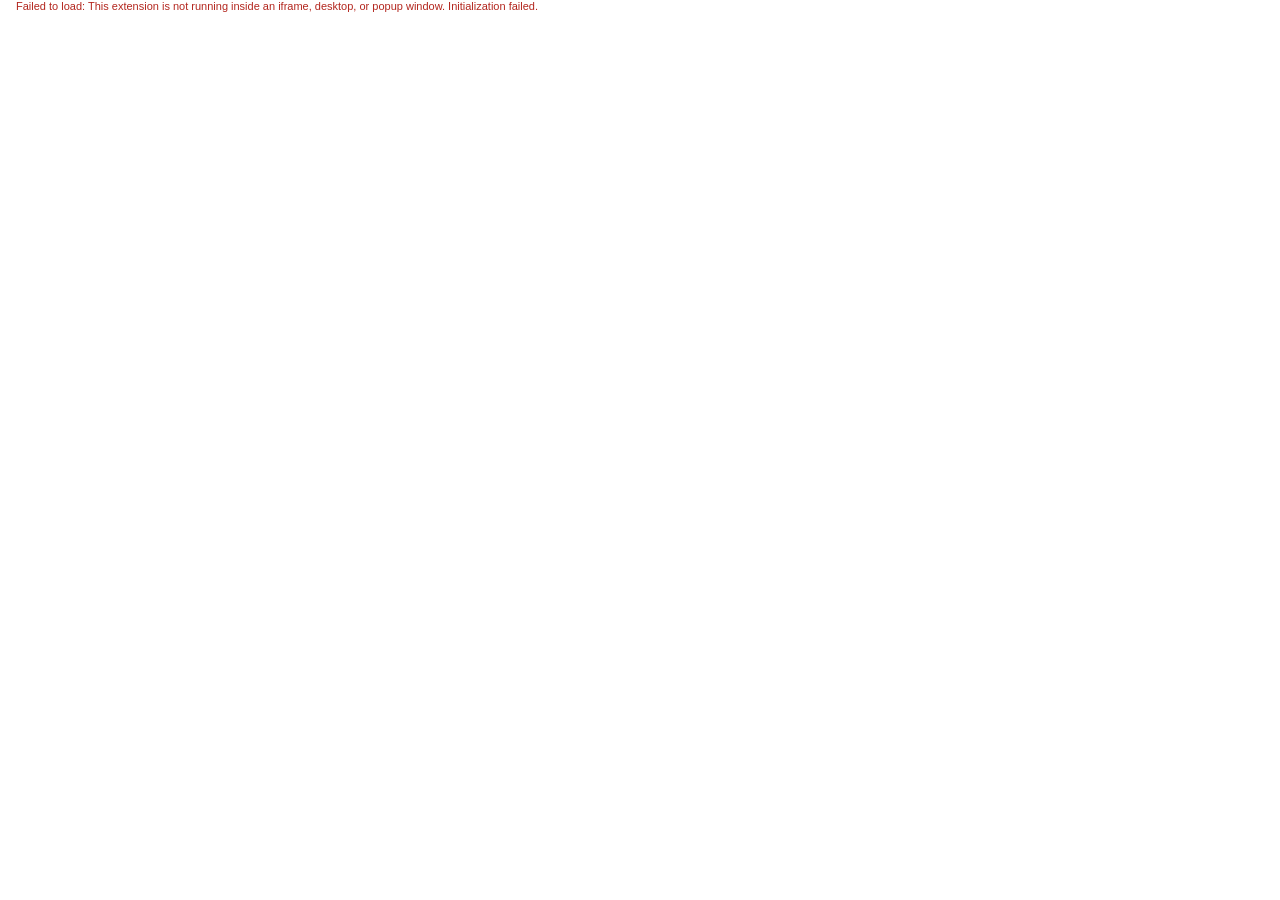
<file: extensions/kpi-tile/config.html>
<!doctype html>
<html lang="en">
  <head>
    <meta charset="UTF-8" />
    <meta name="viewport" content="width=device-width, initial-scale=1.0" />
    <title>KPI Tile - Configure</title>
    <script src="./tableau.extensions.1.latest.min.js"></script>
    <script type="module" crossorigin src="./assets/config-AcHUS9zS.js"></script>
    <link rel="modulepreload" crossorigin href="./assets/KPICard-CTC-KUFE.js">
    <link rel="stylesheet" crossorigin href="./assets/KPICard-B3XkQHEs.css">
    <link rel="stylesheet" crossorigin href="./assets/config-DhCjjx9k.css">
  </head>
  <body>
    <div id="root"></div>
  </body>
</html>
</file>
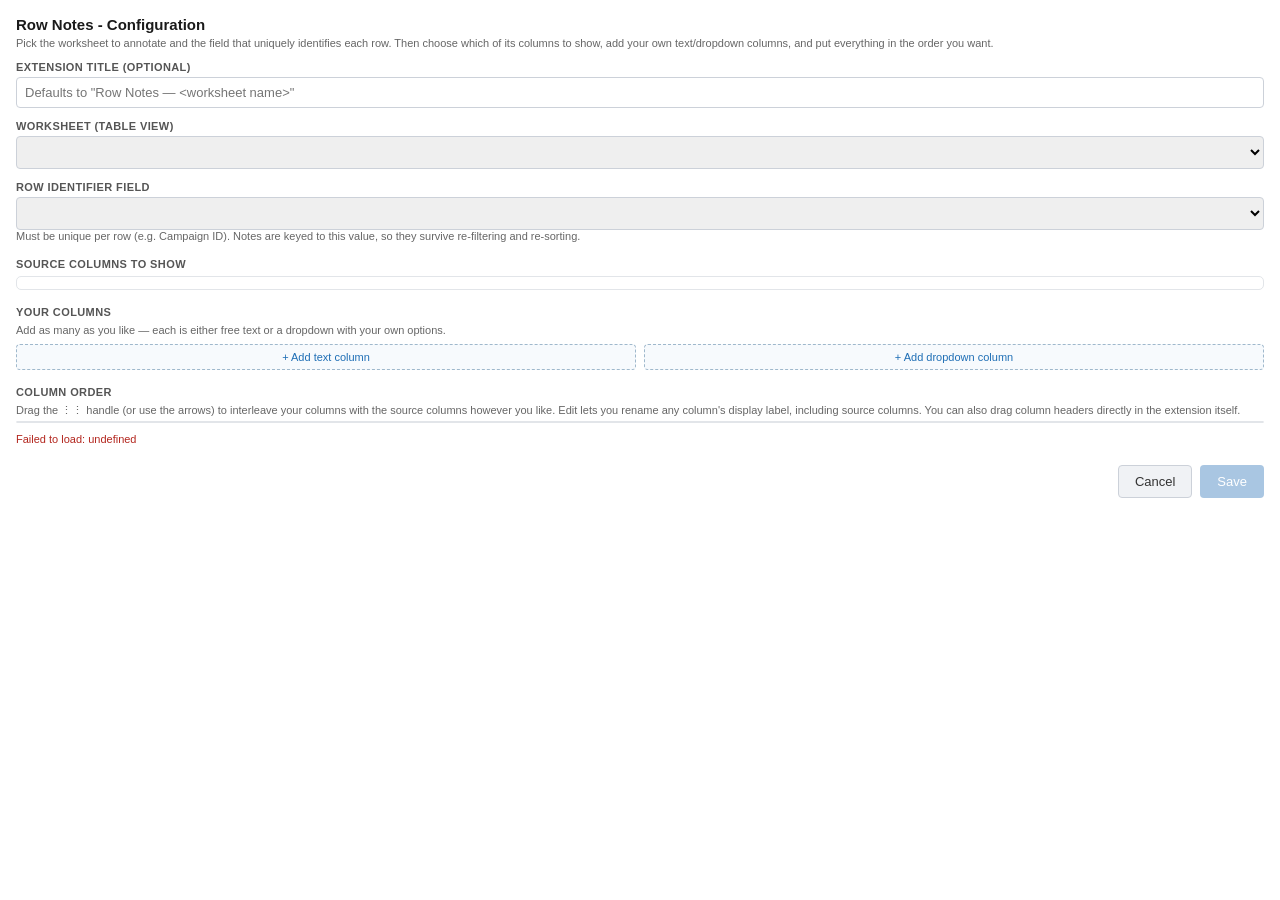
<file: extensions/row-notes/config.html>
<!DOCTYPE html>
<html lang="en">
<head>
  <meta charset="UTF-8">
  <meta name="viewport" content="width=device-width, initial-scale=1.0">
  <title>Row Notes - Configure</title>
  <script src="./tableau.extensions.1.latest.min.js"></script>
  <style>
    *, *::before, *::after { box-sizing: border-box; margin: 0; padding: 0; }
    body {
      font-family: -apple-system, BlinkMacSystemFont, 'Segoe UI', Roboto, sans-serif;
      font-size: 13px;
      color: #1a1a1a;
      background: #fff;
      padding: 16px;
    }
    h1 { font-size: 15px; margin-bottom: 4px; }
    h2 {
      font-size: 11px; font-weight: 700; text-transform: uppercase; letter-spacing: .4px;
      color: #555; margin: 16px 0 6px;
    }
    p.hint { font-size: 11px; color: #666; margin-bottom: 4px; }
    label {
      display: block;
      font-size: 11px;
      font-weight: 600;
      text-transform: uppercase;
      letter-spacing: .4px;
      color: #555;
      margin: 12px 0 4px;
    }
    select, input[type=text] {
      width: 100%;
      padding: 7px 8px;
      border: 1px solid #ccd1d9;
      border-radius: 4px;
      font-size: 13px;
      font-family: inherit;
    }
    .row { display: flex; gap: 10px; }
    .row > div { flex: 1; }

    .box {
      border: 1px solid #e2e5e9;
      border-radius: 5px;
      max-height: 130px;
      overflow-y: auto;
      padding: 6px 8px;
    }
    .box label.checkbox {
      display: flex; align-items: center; gap: 6px;
      font-size: 12px; font-weight: 400; text-transform: none; letter-spacing: 0;
      color: #1a1a1a; margin: 4px 0; cursor: pointer;
    }
    .box label.checkbox input { width: auto; }

    .add-buttons { display: flex; gap: 8px; margin-top: 8px; }
    .add-buttons button {
      flex: 1;
      padding: 6px 8px;
      border: 1px dashed #9fb8cc;
      border-radius: 4px;
      background: #f7fafd;
      color: #1e6eb5;
      font-size: 11px;
      cursor: pointer;
    }
    .add-buttons button:hover { background: #eaf2fb; }

    .order-list { border: 1px solid #e2e5e9; border-radius: 5px; }
    .order-item {
      display: flex; align-items: center; gap: 6px;
      padding: 6px 8px;
      border-bottom: 1px solid #eef0f3;
    }
    .order-item:last-child { border-bottom: none; }
    .order-item.dragging { opacity: .5; background: #eef4fb; }
    .drag-handle {
      cursor: grab; color: #99a1ab; font-size: 14px; letter-spacing: -1px;
      padding: 0 2px; user-select: none;
    }
    .order-item .badge {
      font-size: 9px; font-weight: 700; text-transform: uppercase; letter-spacing: .3px;
      padding: 2px 6px; border-radius: 3px;
    }
    .badge.source { background: #f0f2f5; color: #555; }
    .badge.text { background: #eaf2fb; color: #1e6eb5; }
    .badge.select { background: #eafbf0; color: #1a8a4a; }
    .order-item .label { flex: 1; font-size: 12px; }
    .order-item button {
      background: none; border: 1px solid #ccd1d9; border-radius: 3px;
      width: 22px; height: 22px; cursor: pointer; font-size: 11px; color: #444;
    }
    .order-item button:disabled { opacity: .3; cursor: default; }
    .order-item button.remove { color: #b3261e; border-color: #e6b8b4; }

    .editor {
      background: #f9fafb;
      border-top: 1px dashed #dde1e7;
      padding: 8px;
    }
    .editor .row { margin-bottom: 6px; }
    .editor .row:last-child { margin-bottom: 0; }

    .option-colors { display: flex; flex-wrap: wrap; gap: 10px; margin-top: 8px; }
    .color-row {
      display: flex; align-items: center; gap: 5px;
      font-size: 11px; color: #444;
    }
    .color-row input[type=color] {
      width: 26px; height: 22px; padding: 0;
      border: 1px solid #ccd1d9; border-radius: 3px; cursor: pointer;
    }

    .actions {
      margin-top: 20px;
      display: flex;
      justify-content: flex-end;
      gap: 8px;
    }
    button.primary, button.secondary {
      padding: 8px 16px;
      border-radius: 4px;
      border: 1px solid transparent;
      font-size: 13px;
      cursor: pointer;
    }
    button.primary { background: #1e6eb5; color: #fff; }
    button.primary:disabled { background: #a9c6e2; cursor: not-allowed; }
    button.secondary { background: #f0f2f5; color: #333; border-color: #ccd1d9; }
    .error { color: #b3261e; font-size: 11px; margin-top: 10px; }
  </style>
</head>
<body>
  <h1>Row Notes - Configuration</h1>
  <p class="hint">Pick the worksheet to annotate and the field that uniquely identifies each row. Then choose which of its columns to show, add your own text/dropdown columns, and put everything in the order you want.</p>

  <label for="extTitle">Extension title (optional)</label>
  <input type="text" id="extTitle" placeholder='Defaults to "Row Notes — &lt;worksheet name&gt;"'>

  <label for="worksheet">Worksheet (table view)</label>
  <select id="worksheet"></select>

  <label for="keyField">Row identifier field</label>
  <select id="keyField"></select>
  <p class="hint">Must be unique per row (e.g. Campaign ID). Notes are keyed to this value, so they survive re-filtering and re-sorting.</p>

  <h2>Source columns to show</h2>
  <div class="box" id="sourceChecklist"></div>

  <h2>Your columns</h2>
  <p class="hint">Add as many as you like — each is either free text or a dropdown with your own options.</p>
  <div class="add-buttons">
    <button type="button" id="addText">+ Add text column</button>
    <button type="button" id="addSelect">+ Add dropdown column</button>
  </div>

  <h2>Column order</h2>
  <p class="hint">Drag the &#8942;&#8942; handle (or use the arrows) to interleave your columns with the source columns however you like. Edit lets you rename any column's display label, including source columns. You can also drag column headers directly in the extension itself.</p>
  <div class="order-list" id="orderList"></div>

  <div id="error" class="error"></div>

  <div class="actions">
    <button class="secondary" id="cancelBtn">Cancel</button>
    <button class="primary" id="saveBtn" disabled>Save</button>
  </div>

  <script>
    let dashboard;
    let fieldNames = [];
    let keyField = '';
    let title = '';            // optional custom extension title
    let customColumns = {};   // { [id]: { id, label, type, options? } }
    let sourceAliases = {};   // { [fieldName]: displayLabel } - overrides for source columns
    let order = [];           // tokens: "src:<field>" | "custom:<id>"
    let editingToken = null;  // full token ("src:<field>" or "custom:<id>") whose inline editor is open
    let dragIndex = null;      // index of the order-list row currently being dragged

    const DEFAULT_PALETTE = [
      '#f8d7da', '#fff3cd', '#d4edda', '#d1ecf1',
      '#e2d9f3', '#fde2c8', '#d6d8db', '#f5c6cb',
    ];

    function showError(msg) { document.getElementById('error').textContent = msg || ''; }

    function newId() { return 'c' + Math.random().toString(36).slice(2, 9); }

    // Keeps def.optionColors in sync with def.options: drops colors for options
    // that were removed, assigns a palette default to any option missing one.
    function ensureOptionColors(def) {
      if (def.type !== 'select') return;
      if (!def.optionColors) def.optionColors = {};
      const opts = def.options || [];
      Object.keys(def.optionColors).forEach(o => {
        if (!opts.includes(o)) delete def.optionColors[o];
      });
      opts.forEach((o, i) => {
        if (!def.optionColors[o]) def.optionColors[o] = DEFAULT_PALETTE[i % DEFAULT_PALETTE.length];
      });
    }

    function renderOptionColorRows(def) {
      ensureOptionColors(def);
      return '<div class="option-colors" data-owner="' + def.id + '">' +
        (def.options || []).map(o =>
          '<label class="color-row"><input type="color" data-color-for="' + escapeHtml(o) +
          '" data-id="' + def.id + '" value="' + (def.optionColors[o] || '#ffffff') + '">' +
          escapeHtml(o) + '</label>'
        ).join('') +
        '</div>';
    }

    function tokenLabel(t) {
      if (t.startsWith('src:')) {
        const field = t.slice(4);
        return sourceAliases[field] || field;
      }
      const def = customColumns[t.slice(7)];
      return def ? def.label : '(deleted)';
    }

    function renderSourceChecklist() {
      const box = document.getElementById('sourceChecklist');
      box.innerHTML = fieldNames.map(f => {
        const checked = order.includes('src:' + f);
        return '<label class="checkbox"><input type="checkbox" data-field="' + escapeHtml(f) +
          '" ' + (checked ? 'checked' : '') + '>' + escapeHtml(f) + '</label>';
      }).join('') || '<span class="hint">No columns on this worksheet.</span>';
    }

    function escapeHtml(str) {
      const d = document.createElement('div');
      d.textContent = str == null ? '' : String(str);
      return d.innerHTML;
    }

    function renderOrderList() {
      const list = document.getElementById('orderList');
      if (!order.length) {
        list.innerHTML = '<div class="order-item"><span class="hint">Nothing selected yet.</span></div>';
        document.getElementById('saveBtn').disabled = true;
        return;
      }
      document.getElementById('saveBtn').disabled = false;

      list.innerHTML = order.map((t, i) => {
        const isSrc = t.startsWith('src:');
        const badge = isSrc ? 'source' : customColumns[t.slice(7)].type;
        const badgeText = isSrc ? 'source' : customColumns[t.slice(7)].type;
        let row =
          '<div class="order-item" data-index="' + i + '">' +
          '<span class="drag-handle" title="Drag to reorder">&#8942;&#8942;</span>' +
          '<button type="button" data-action="up" data-index="' + i + '" ' + (i === 0 ? 'disabled' : '') + '>&uarr;</button>' +
          '<button type="button" data-action="down" data-index="' + i + '" ' + (i === order.length - 1 ? 'disabled' : '') + '>&darr;</button>' +
          '<span class="badge ' + badge + '">' + badgeText + '</span>' +
          '<span class="label">' + escapeHtml(tokenLabel(t)) + '</span>' +
          '<button type="button" data-action="edit" data-index="' + i + '">Edit</button>';
        if (!isSrc) {
          row += '<button type="button" class="remove" data-action="remove" data-index="' + i + '">Remove</button>';
        } else {
          row += '<button type="button" class="remove" data-action="remove" data-index="' + i + '">Hide</button>';
        }
        row += '</div>';

        if (editingToken === t) {
          if (isSrc) {
            const field = t.slice(4);
            row += '<div class="editor"><div class="row"><input type="text" data-edit="alias" data-field="' +
              escapeHtml(field) + '" value="' + escapeHtml(sourceAliases[field] || field) +
              '" placeholder="Display label"></div></div>';
          } else {
            const def = customColumns[t.slice(7)];
            row += '<div class="editor">' +
              '<div class="row"><input type="text" data-edit="label" data-id="' + def.id +
              '" value="' + escapeHtml(def.label) + '" placeholder="Column label"></div>';
            if (def.type === 'select') {
              row += '<div class="row"><input type="text" data-edit="options" data-id="' + def.id +
                '" value="' + escapeHtml((def.options || []).join(', ')) +
                '" placeholder="Options, comma-separated"></div>';
              row += renderOptionColorRows(def);
            }
            row += '</div>';
          }
        }
        return row;
      }).join('');
    }

    function addCustomColumn(type) {
      const id = newId();
      customColumns[id] = {
        id, label: type === 'select' ? 'New Dropdown' : 'New Text',
        type, options: type === 'select' ? ['Option 1', 'Option 2'] : undefined,
      };
      ensureOptionColors(customColumns[id]);
      order.push('custom:' + id);
      editingToken = 'custom:' + id;
      renderOrderList();
    }

    function moveToken(index, dir) {
      const j = index + dir;
      if (j < 0 || j >= order.length) return;
      [order[index], order[j]] = [order[j], order[index]];
      renderOrderList();
    }

    // Custom mouse-based drag reorder (not native HTML5 drag-and-drop, which
    // behaves inconsistently for sortable lists and doesn't fire from simple
    // synthetic mouse events). Live-reorders as the cursor crosses into
    // another row, same interaction model as most sortable-list widgets.
    function startOrderDrag(e, index) {
      dragIndex = index;
      document.body.style.cursor = 'grabbing';
      const startItem = document.querySelector('.order-item[data-index="' + index + '"]');
      if (startItem) startItem.classList.add('dragging');

      function onMove(ev) {
        const el = document.elementFromPoint(ev.clientX, ev.clientY);
        const row = el && el.closest && el.closest('.order-item');
        if (!row) return;
        const overIndex = parseInt(row.getAttribute('data-index'), 10);
        if (Number.isNaN(overIndex) || overIndex === dragIndex) return;
        const [moved] = order.splice(dragIndex, 1);
        order.splice(overIndex, 0, moved);
        dragIndex = overIndex;
        renderOrderList();
        const newItem = document.querySelector('.order-item[data-index="' + dragIndex + '"]');
        if (newItem) newItem.classList.add('dragging');
      }
      function onUp() {
        document.removeEventListener('mousemove', onMove);
        document.removeEventListener('mouseup', onUp);
        document.body.style.cursor = '';
        document.querySelectorAll('.order-item.dragging').forEach(el => el.classList.remove('dragging'));
        dragIndex = null;
      }
      document.addEventListener('mousemove', onMove);
      document.addEventListener('mouseup', onUp);
      e.preventDefault();
    }

    function removeToken(index) {
      const t = order[index];
      order.splice(index, 1);
      if (t.startsWith('custom:')) delete customColumns[t.slice(7)];
      if (editingToken === t) editingToken = null;
      renderOrderList();
      if (t.startsWith('src:')) renderSourceChecklist();
    }

    function renderOrderListLabelOnly() {
      document.querySelectorAll('.order-item .label').forEach((el, i) => {
        el.textContent = tokenLabel(order[i]);
      });
    }

    async function onWorksheetChange(preserveOrder) {
      const wsName = document.getElementById('worksheet').value;
      const ws = dashboard.worksheets.find(w => w.name === wsName);
      const keySelect = document.getElementById('keyField');
      showError('');
      if (!ws) { fieldNames = []; renderSourceChecklist(); keySelect.innerHTML = ''; renderOrderList(); return; }

      let table;
      try {
        table = await ws.getSummaryDataAsync({ ignoreSelection: true, maxRows: 1 });
      } catch (e) {
        showError('Could not read columns from that worksheet: ' + e.message);
        return;
      }
      fieldNames = table.columns.map(c => c.fieldName);

      keySelect.innerHTML = fieldNames.map(f => '<option value="' + escapeHtml(f) + '">' + escapeHtml(f) + '</option>').join('');
      if (keyField && fieldNames.includes(keyField)) keySelect.value = keyField;
      keyField = keySelect.value; // sync state to whatever the <select> actually shows,
                                   // since the browser auto-selects the first option without firing 'change'

      if (!preserveOrder) {
        const customTokens = order.filter(t => t.startsWith('custom:'));
        order = fieldNames.map(f => 'src:' + f).concat(customTokens);
      } else {
        // drop source tokens for fields that no longer exist on this worksheet
        order = order.filter(t => !t.startsWith('src:') || fieldNames.includes(t.slice(4)));
      }

      renderSourceChecklist();
      renderOrderList();
    }

    async function init() {
      const openPayload = await tableau.extensions.initializeDialogAsync();
      dashboard = tableau.extensions.dashboardContent.dashboard;

      const wsSelect = document.getElementById('worksheet');
      dashboard.worksheets.forEach(ws => {
        const opt = document.createElement('option');
        opt.value = ws.name;
        opt.textContent = ws.name;
        wsSelect.appendChild(opt);
      });

      let existing = null;
      try { existing = openPayload ? JSON.parse(openPayload) : null; } catch (_) {}

      if (existing && existing.worksheet && dashboard.worksheets.some(w => w.name === existing.worksheet)) {
        wsSelect.value = existing.worksheet;
      }
      keyField = (existing && existing.keyField) || '';
      title = (existing && existing.title) || '';
      customColumns = (existing && existing.customColumns) || {};
      sourceAliases = (existing && existing.sourceAliases) || {};
      order = (existing && existing.columnOrder) || [];
      Object.values(customColumns).forEach(ensureOptionColors);
      document.getElementById('extTitle').value = title;
      document.getElementById('extTitle').addEventListener('input', e => { title = e.target.value; });

      await onWorksheetChange(!!(existing && existing.columnOrder && existing.columnOrder.length));

      wsSelect.addEventListener('change', () => onWorksheetChange(false));

      document.getElementById('sourceChecklist').addEventListener('change', e => {
        const field = e.target.getAttribute('data-field');
        if (field == null) return;
        const token = 'src:' + field;
        if (e.target.checked) {
          if (!order.includes(token)) order.push(token);
        } else {
          order = order.filter(t => t !== token);
        }
        renderOrderList();
      });

      document.getElementById('addText').addEventListener('click', () => addCustomColumn('text'));
      document.getElementById('addSelect').addEventListener('click', () => addCustomColumn('select'));

      document.getElementById('orderList').addEventListener('mousedown', e => {
        const grip = e.target.closest('.drag-handle');
        if (!grip) return;
        const item = grip.closest('.order-item');
        const index = parseInt(item.getAttribute('data-index'), 10);
        startOrderDrag(e, index);
      });

      document.getElementById('orderList').addEventListener('click', e => {
        const action = e.target.getAttribute('data-action');
        if (!action) return;
        const index = parseInt(e.target.getAttribute('data-index'), 10);
        if (action === 'up') moveToken(index, -1);
        else if (action === 'down') moveToken(index, 1);
        else if (action === 'remove') removeToken(index);
        else if (action === 'edit') {
          const t = order[index];
          editingToken = (editingToken === t) ? null : t;
          renderOrderList();
        }
      });

      document.getElementById('orderList').addEventListener('input', e => {
        if (e.target.type === 'color') {
          const id = e.target.getAttribute('data-id');
          const opt = e.target.getAttribute('data-color-for');
          if (customColumns[id]) {
            if (!customColumns[id].optionColors) customColumns[id].optionColors = {};
            customColumns[id].optionColors[opt] = e.target.value;
          }
          return;
        }

        const field = e.target.getAttribute('data-edit');
        if (field === 'alias') {
          const fieldName = e.target.getAttribute('data-field');
          const val = e.target.value;
          if (val.trim() && val.trim() !== fieldName) sourceAliases[fieldName] = val;
          else delete sourceAliases[fieldName];
          renderOrderListLabelOnly();
          return;
        }

        const id = e.target.getAttribute('data-id');
        if (!field || !customColumns[id]) return;
        if (field === 'label') {
          customColumns[id].label = e.target.value;
          renderOrderListLabelOnly();
        } else if (field === 'options') {
          customColumns[id].options = e.target.value.split(',').map(s => s.trim()).filter(Boolean);
          ensureOptionColors(customColumns[id]);
          const swatches = document.querySelector('.option-colors[data-owner="' + id + '"]');
          if (swatches) swatches.outerHTML = renderOptionColorRows(customColumns[id]);
        }
      });

      document.getElementById('keyField').addEventListener('change', e => { keyField = e.target.value; });

      document.getElementById('saveBtn').addEventListener('click', () => {
        const wsName = document.getElementById('worksheet').value;
        if (!wsName || !keyField || !order.length) {
          showError('Choose a worksheet, a row identifier field, and at least one column.');
          return;
        }
        tableau.extensions.ui.closeDialog(JSON.stringify({
          worksheet: wsName,
          keyField,
          title,
          columnOrder: order,
          customColumns,
          sourceAliases,
        }));
      });

      document.getElementById('cancelBtn').addEventListener('click', () => {
        tableau.extensions.ui.closeDialog('');
      });
    }

    init().catch(e => showError('Failed to load: ' + e.message));
  </script>
</body>
</html>
</file>
<file: extensions/kpi-tile/assets/KPICard-B3XkQHEs.css>
:root{--kt-bg:#fff;--kt-fg:#1a1a1a;--kt-muted:#666;--kt-border:#e2e5e9;--kt-accent:#1e6eb5;--kt-danger:#b3261e;--kt-skeleton:#eef0f3;--kt-skeleton-shine:#f8f9fa;--kt-focus-ring:#1e6eb5}@media (prefers-color-scheme:dark){:root{--kt-bg:#1e1f22;--kt-fg:#e8e8e8;--kt-muted:#9aa0a6;--kt-border:#3a3b3e;--kt-accent:#6ea8e0;--kt-danger:#f28b82;--kt-skeleton:#2c2d30;--kt-skeleton-shine:#35363a;--kt-focus-ring:#6ea8e0}}*{box-sizing:border-box}html,body,#root{height:100%;margin:0}body{color:var(--kt-fg);background:var(--kt-bg);font-family:-apple-system,BlinkMacSystemFont,Segoe UI,Roboto,sans-serif;font-size:13px}:focus-visible{outline:2px solid var(--kt-focus-ring);outline-offset:2px}@keyframes kt-shimmer{0%{background-position:-120px 0}to{background-position:120px 0}}._wrap_1tr4l_1{flex-direction:column;flex:auto;min-width:0;min-height:0;display:flex}._row_1tr4l_9{flex:auto;align-items:stretch;gap:3px;min-width:0;min-height:0;display:flex}._spark_1tr4l_18{flex:auto;min-width:0;min-height:0;display:block}._hit_1tr4l_25{pointer-events:all;cursor:pointer}._axisY_1tr4l_32{text-align:right;opacity:.55;flex-direction:column;flex:none;justify-content:space-between;align-items:flex-end;font-size:9px;line-height:1;display:flex}._axisX_1tr4l_44{opacity:.55;flex:none;justify-content:space-between;margin-top:2px;font-size:9px;line-height:1;display:flex}._delta_1yuef_1{align-items:center;gap:3px;margin-top:2px;font-size:11px;font-weight:600;display:inline-flex}._arrow_1yuef_10{font-size:10px}._card_1x1w0_1{flex-direction:column;padding:14px 14px 12px;transition:box-shadow .12s,transform .12s;display:flex;position:relative;overflow:hidden}._card_1x1w0_1._clickable_1x1w0_12{cursor:pointer}._card_1x1w0_1._clickable_1x1w0_12:hover{transform:translateY(-1px)}._card_1x1w0_1._active_1x1w0_20{outline:2px solid var(--kt-accent);outline-offset:-2px}._accentTop_1x1w0_25{height:4px;position:absolute;top:0;left:0;right:0}._accentLeft_1x1w0_33{width:4px;position:absolute;top:0;bottom:0;left:0}._label_1x1w0_41{text-transform:uppercase;letter-spacing:.3px;opacity:.7;text-overflow:ellipsis;white-space:nowrap;margin-bottom:4px;overflow:hidden}._value_1x1w0_51{text-overflow:ellipsis;white-space:nowrap;margin-bottom:4px;line-height:1.1;overflow:hidden}._supporting_1x1w0_59{opacity:.75;margin-top:3px;font-size:10.5px}._caption_1x1w0_65{flex:none;margin-top:8px;font-size:11px}._body_1x1w0_71{flex:auto;min-height:0;display:flex}._bodyBelow_1x1w0_77{flex-direction:column}._bodyRight_1x1w0_81{flex-direction:row;align-items:stretch;gap:14px}._main_1x1w0_87{flex:none;min-width:0}._sparkWrapBelow_1x1w0_92{flex:auto;align-items:stretch;min-height:28px;margin-top:6px;display:flex}._sparkWrapRight_1x1w0_100{flex:auto;align-items:stretch;min-width:60px;display:flex}
</file>
<file: extensions/kpi-tile/assets/main-DZ1dmiAV.css>
._grid_g3fkj_1{padding:12px;display:grid}._empty_g3fkj_6{text-align:center;color:var(--kt-muted);padding:24px 16px;font-size:12.5px}._grid_jmlcn_1{grid-template-columns:repeat(auto-fill,minmax(180px,1fr));gap:12px;padding:12px;display:grid}._card_jmlcn_8{border:1px solid var(--kt-border);border-radius:8px;padding:14px}._bar_jmlcn_14{background:linear-gradient(90deg, var(--kt-skeleton) 25%, var(--kt-skeleton-shine) 37%, var(--kt-skeleton) 63%);background-size:400px 100%;border-radius:4px;animation:1.4s infinite _kt-shimmer_jmlcn_1}._label_jmlcn_21{width:60%;height:10px;margin-bottom:10px}._value_jmlcn_27{width:80%;height:26px;margin-bottom:10px}._delta_jmlcn_33{width:40%;height:10px}._error_rtbs3_1{text-align:center;color:var(--kt-danger);padding:24px 16px;font-size:12.5px}._retry_rtbs3_8{background:var(--kt-accent);color:#fff;cursor:pointer;border:none;border-radius:4px;margin-top:10px;padding:7px 14px;font-size:12px}._retry_rtbs3_8:hover{filter:brightness(1.08)}._tooltip_ghmho_1{z-index:1000;pointer-events:none;background:var(--kt-bg,#fff);color:var(--kt-fg,#1a1a1a);border:1px solid var(--kt-border,#ccd1d9);border-radius:6px;max-width:280px;padding:8px 10px;font-size:12px;line-height:1.5;position:fixed;box-shadow:0 4px 16px #0000002e}._app_1labr_1{flex-direction:column;min-height:100vh;display:flex;position:relative}._header_1labr_8{background:var(--kt-accent);color:#fff;flex-shrink:0;justify-content:space-between;align-items:center;gap:8px;padding:8px 12px;display:flex}._title_1labr_19{letter-spacing:.2px;text-overflow:ellipsis;white-space:nowrap;font-size:13px;font-weight:700;overflow:hidden}._configureBtn_1labr_28{color:#fff;cursor:pointer;background:#ffffff26;border:1px solid #fff6;border-radius:4px;flex-shrink:0;padding:4px 9px;font-size:11px}._configureBtn_1labr_28:hover{background:#ffffff47}._configureFloating_1labr_43{z-index:10;border:1px solid var(--kt-border);background:var(--kt-bg);width:22px;height:22px;color:var(--kt-muted);cursor:pointer;opacity:.55;border-radius:50%;font-size:12px;line-height:1;position:absolute;top:4px;right:4px}._configureFloating_1labr_43:hover,._configureFloating_1labr_43:focus-visible{opacity:1}._content_1labr_65{flex:1;overflow:auto}
</file>
<file: extensions/kpi-tile/assets/config-DhCjjx9k.css>
._hint_1vptk_1{color:var(--kt-muted);margin:2px 0 8px;font-size:11px}._search_1vptk_7{border:1px solid var(--kt-border);border-radius:4px;width:100%;margin-bottom:8px;padding:7px 8px;font-size:13px}._list_1vptk_16{border:1px solid var(--kt-border);border-radius:5px;max-height:240px;overflow-y:auto}._row_1vptk_23{border:none;border-bottom:1px solid var(--kt-border);background:var(--kt-bg);color:var(--kt-fg);text-align:left;cursor:pointer;align-items:center;gap:8px;width:100%;padding:6px 10px;font-size:11.5px;display:flex}._row_1vptk_23:last-child{border-bottom:none}._row_1vptk_23:hover{background:color-mix(in srgb, var(--kt-accent) 8%, var(--kt-bg))}._selected_1vptk_46{background:color-mix(in srgb, var(--kt-accent) 14%, var(--kt-bg))}._swatches_1vptk_50{flex-shrink:0;gap:2px;display:flex}._swatch_1vptk_50{border:1px solid #00000014;border-radius:50%;width:12px;height:12px}._name_1vptk_63{text-overflow:ellipsis;white-space:nowrap;flex:1;overflow:hidden}._type_1vptk_70{text-transform:uppercase;letter-spacing:.3px;color:var(--kt-muted);flex-shrink:0;font-size:9px}._selectedLabel_1vptk_78{margin-top:8px;font-size:12px}._fieldButtons_165jb_1{flex-wrap:wrap;gap:6px;margin-bottom:6px;display:flex}._fieldBtn_165jb_8{border:1px dashed var(--kt-accent);color:var(--kt-accent);cursor:pointer;background:0 0;border-radius:4px;padding:4px 8px;font-size:11px}._fieldBtn_165jb_8:hover{background:color-mix(in srgb, var(--kt-accent) 12%, transparent)}._textarea_165jb_22{border:1px solid var(--kt-border);resize:vertical;border-radius:4px;width:100%;padding:7px 8px;font-family:inherit;font-size:12.5px}._hint_165jb_32{color:var(--kt-muted);margin-top:4px;font-size:11px}._toolbar_mccz5_1{border:1px solid var(--kt-border);background:color-mix(in srgb, var(--kt-fg) 4%, var(--kt-bg));border-bottom:none;border-radius:4px 4px 0 0;flex-wrap:wrap;align-items:center;gap:4px;padding:5px;display:flex}._toolbar_mccz5_1 button{border:1px solid var(--kt-border);background:var(--kt-bg);color:var(--kt-fg);cursor:pointer;border-radius:3px;width:24px;height:24px;font-size:12px}._toolbar_mccz5_1 button:hover{background:color-mix(in srgb, var(--kt-fg) 8%, var(--kt-bg))}._toolbar_mccz5_1 select{width:auto;padding:3px 4px;font-size:11px}._toolbar_mccz5_1 input[type=color]{border:1px solid var(--kt-border);cursor:pointer;border-radius:3px;width:24px;height:24px;padding:0}._editor_mccz5_43{border:1px solid var(--kt-border);min-height:70px;max-height:160px;color:var(--kt-fg);border-radius:0 0 4px 4px;padding:8px;font-size:12px;line-height:1.5;overflow-y:auto}._editor_mccz5_43:focus{outline:2px solid color-mix(in srgb, var(--kt-accent) 35%, transparent)}._editor_mccz5_43 [data-tt-field]{background:color-mix(in srgb, var(--kt-accent) 12%, var(--kt-bg));color:var(--kt-accent);border-radius:3px;margin:0 1px;padding:0 4px;font-size:11.5px;display:inline-block}._hint_mccz5_69{color:var(--kt-muted);margin-top:4px;font-size:11px}._wrap_1cc31_1{margin:12px 0 4px}._row_1cc31_5{align-items:center;gap:8px;display:flex}._row_1cc31_5 label{text-transform:uppercase;letter-spacing:.3px;color:var(--kt-muted);flex:1;font-size:11px;font-weight:600}._row_1cc31_5 input[type=color]{border:1px solid var(--kt-border);border-radius:4px;width:34px;height:26px;padding:0}._swatches_1cc31_28{flex-wrap:wrap;gap:4px;max-height:62px;margin-top:6px;display:flex;overflow-y:auto}._swatch_1cc31_28{cursor:pointer;border:1px solid #00000026;border-radius:50%;flex-shrink:0;width:16px;height:16px;padding:0}._swatch_1cc31_28:hover{transform:scale(1.15)}._selected_1cc31_51{outline:2px solid var(--kt-accent);outline-offset:1px}._hint_2ulog_1{color:var(--kt-muted);font-size:12px}._list_2ulog_6{flex-direction:column;gap:10px;display:flex}._row_2ulog_12{border:1px solid var(--kt-border);cursor:grab;border-radius:6px;flex-wrap:wrap;align-items:center;gap:10px;padding:10px;display:flex}._row_2ulog_12._dragging_2ulog_23{opacity:.5}._fieldName_2ulog_27{flex-basis:100%;align-items:center;gap:6px;font-size:12px;font-weight:700;display:flex}._dragHandle_2ulog_36{cursor:grab;color:var(--kt-muted);font-weight:400}._miniLabel_2ulog_42{text-transform:uppercase;letter-spacing:.3px;color:var(--kt-muted);flex-direction:column;gap:3px;font-size:10.5px;font-weight:600;display:flex}._miniLabel_2ulog_42 input[type=text],._miniLabel_2ulog_42 select{text-transform:none;letter-spacing:normal;color:var(--kt-fg);border:1px solid var(--kt-border);background:var(--kt-bg);border-radius:4px;padding:5px 7px;font-size:12.5px;font-weight:400}._aggFnNote_2ulog_66{text-transform:none;letter-spacing:normal;color:var(--kt-muted);max-width:220px;font-size:10px;font-weight:400}._checkbox_2ulog_75{align-items:center;gap:5px;font-size:12px;display:flex}._colorPair_2ulog_82{flex-basis:100%;gap:14px;display:flex}._colorPair_2ulog_82>*{flex:1;min-width:140px}._app_iqxly_1{flex-direction:column;height:100vh;font-size:13px;display:flex}._topbar_iqxly_8{background:var(--kt-accent);color:#fff;flex-shrink:0;padding:10px 16px}._topbar_iqxly_8 h1{margin:0;font-size:14px;font-weight:700}._topbar_iqxly_8 p{opacity:.85;margin:2px 0 0;font-size:11px}._body_iqxly_27{flex:1;min-height:0;display:flex}._rail_iqxly_33{background:color-mix(in srgb, var(--kt-fg) 4%, var(--kt-bg));border-right:1px solid var(--kt-border);flex-shrink:0;width:132px;padding:10px 0}._tabBtn_iqxly_41{text-align:left;width:100%;color:var(--kt-muted);cursor:pointer;background:0 0;border:none;border-left:3px solid #0000;padding:9px 16px;font-size:12.5px;font-weight:600;display:block}._tabBtn_iqxly_41:hover{background:color-mix(in srgb, var(--kt-fg) 6%, var(--kt-bg))}._tabBtnActive_iqxly_59{color:var(--kt-accent);background:color-mix(in srgb, var(--kt-accent) 10%, var(--kt-bg));border-left-color:var(--kt-accent)}._panel_iqxly_65{flex:1;min-width:0;padding:16px 18px;overflow-y:auto}._preview_iqxly_72{background:color-mix(in srgb, var(--kt-fg) 3%, var(--kt-bg));border-left:1px solid var(--kt-border);flex-shrink:0;width:300px;padding:16px;overflow-y:auto}._preview_iqxly_72 h2{text-transform:uppercase;letter-spacing:.4px;color:var(--kt-muted);margin:0 0 10px;font-size:10px}._previewCards_iqxly_89{flex-direction:column;gap:12px;display:flex}._sectionTitle_iqxly_95{text-transform:uppercase;letter-spacing:.4px;color:var(--kt-muted);margin:18px 0 8px;font-size:11px;font-weight:700}._sectionTitle_iqxly_95:first-child{margin-top:0}._hint_iqxly_108{color:var(--kt-muted);margin:2px 0 8px;font-size:11px}._fieldLabel_iqxly_114{text-transform:uppercase;letter-spacing:.3px;color:var(--kt-muted);margin:12px 0 4px;font-size:11px;font-weight:600;display:block}._input_iqxly_124,._select_iqxly_125{border:1px solid var(--kt-border);background:var(--kt-bg);width:100%;color:var(--kt-fg);border-radius:4px;padding:7px 8px;font-family:inherit;font-size:13px}._row_iqxly_136{gap:10px;display:flex}._row_iqxly_136>div{flex:1}._checkboxLabel_iqxly_145{cursor:pointer;align-items:center;gap:6px;margin:10px 0;font-size:12.5px;display:flex}._colorField_iqxly_154{align-items:center;gap:8px;margin:12px 0 4px;display:flex}._colorField_iqxly_154 label{text-transform:uppercase;letter-spacing:.3px;color:var(--kt-muted);flex:1;font-size:11px;font-weight:600}._colorField_iqxly_154 input[type=color]{border:1px solid var(--kt-border);border-radius:4px;width:34px;height:26px;padding:0}._actionsBar_iqxly_178{border-top:1px solid var(--kt-border);flex-shrink:0;justify-content:flex-end;gap:8px;padding:10px 16px;display:flex}._primaryBtn_iqxly_187,._secondaryBtn_iqxly_188{cursor:pointer;border:1px solid #0000;border-radius:4px;padding:8px 16px;font-size:13px}._primaryBtn_iqxly_187{background:var(--kt-accent);color:#fff}._primaryBtn_iqxly_187:disabled{opacity:.5;cursor:not-allowed}._secondaryBtn_iqxly_188{background:color-mix(in srgb, var(--kt-fg) 6%, var(--kt-bg));color:var(--kt-fg);border-color:var(--kt-border)}._error_iqxly_212{color:var(--kt-danger);padding:0 16px 8px;font-size:11px}._loading_iqxly_218{text-align:center;color:var(--kt-muted);padding:24px}
</file>
